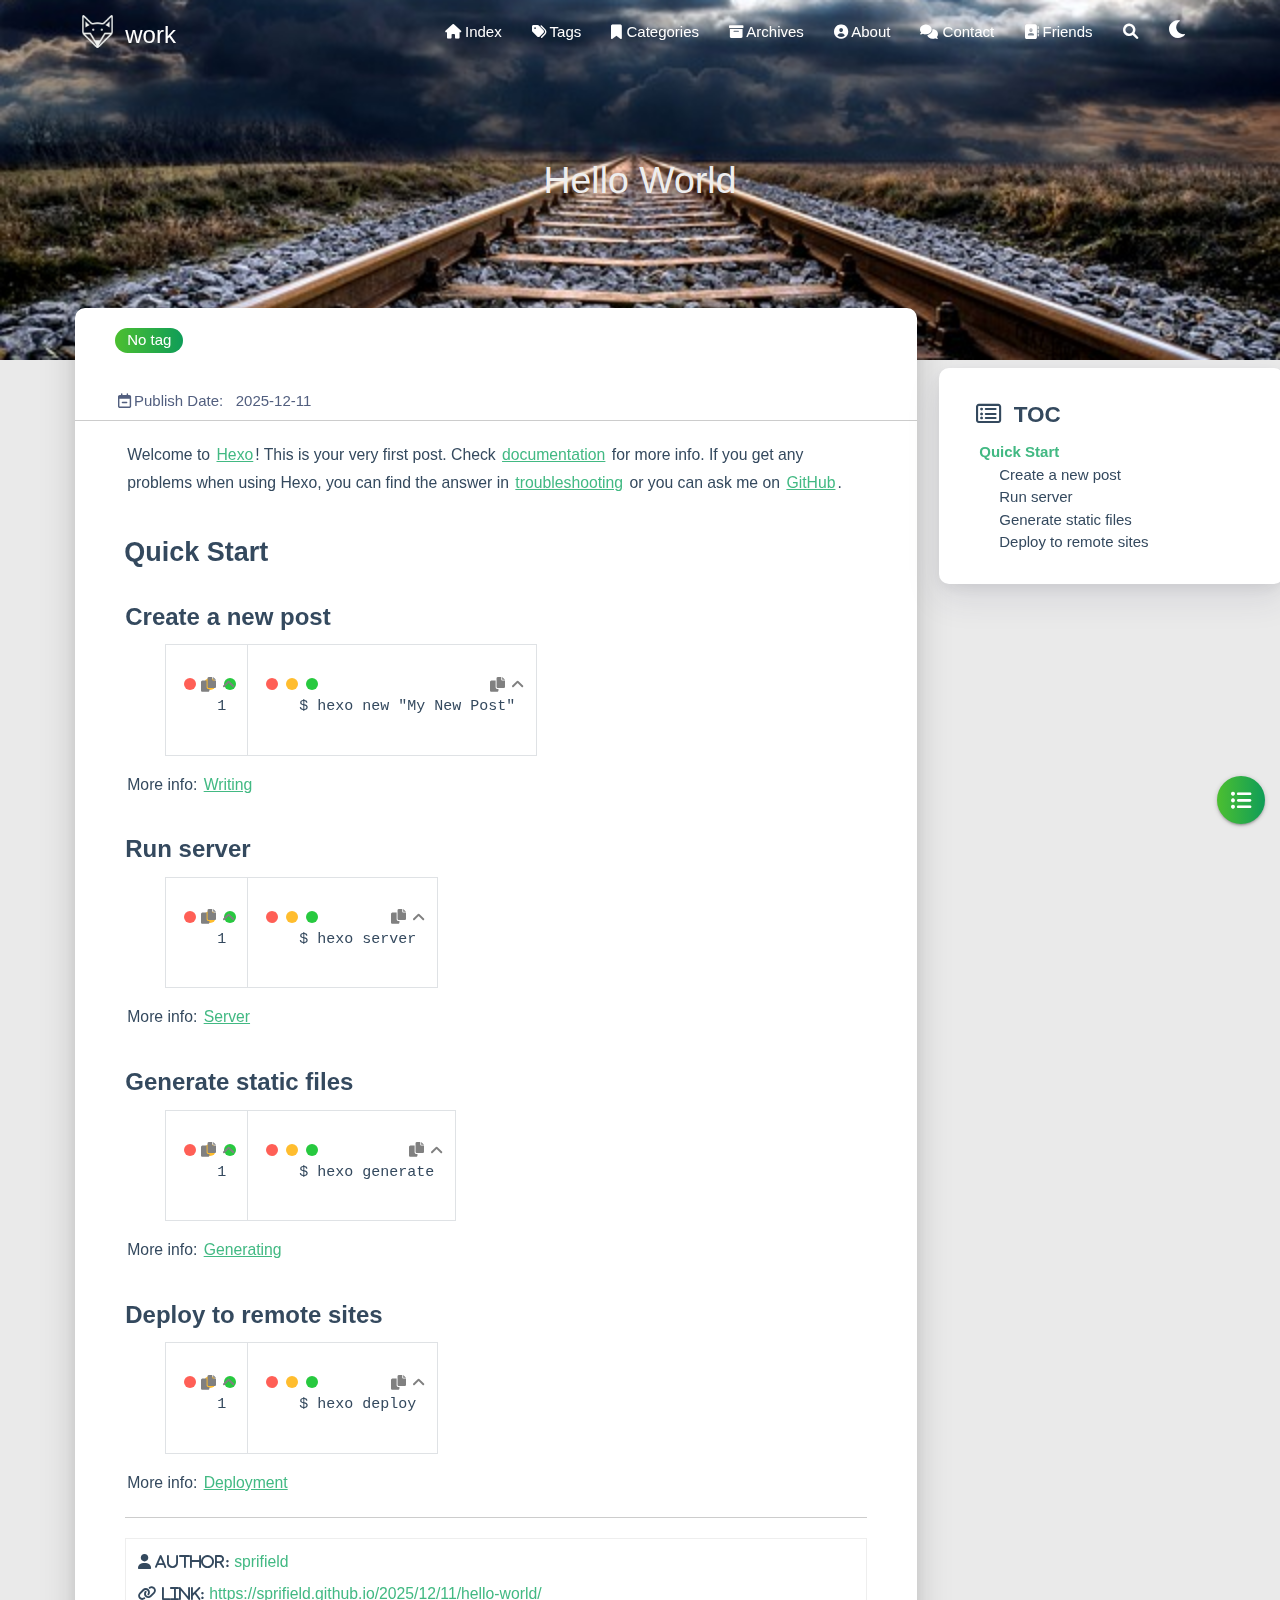
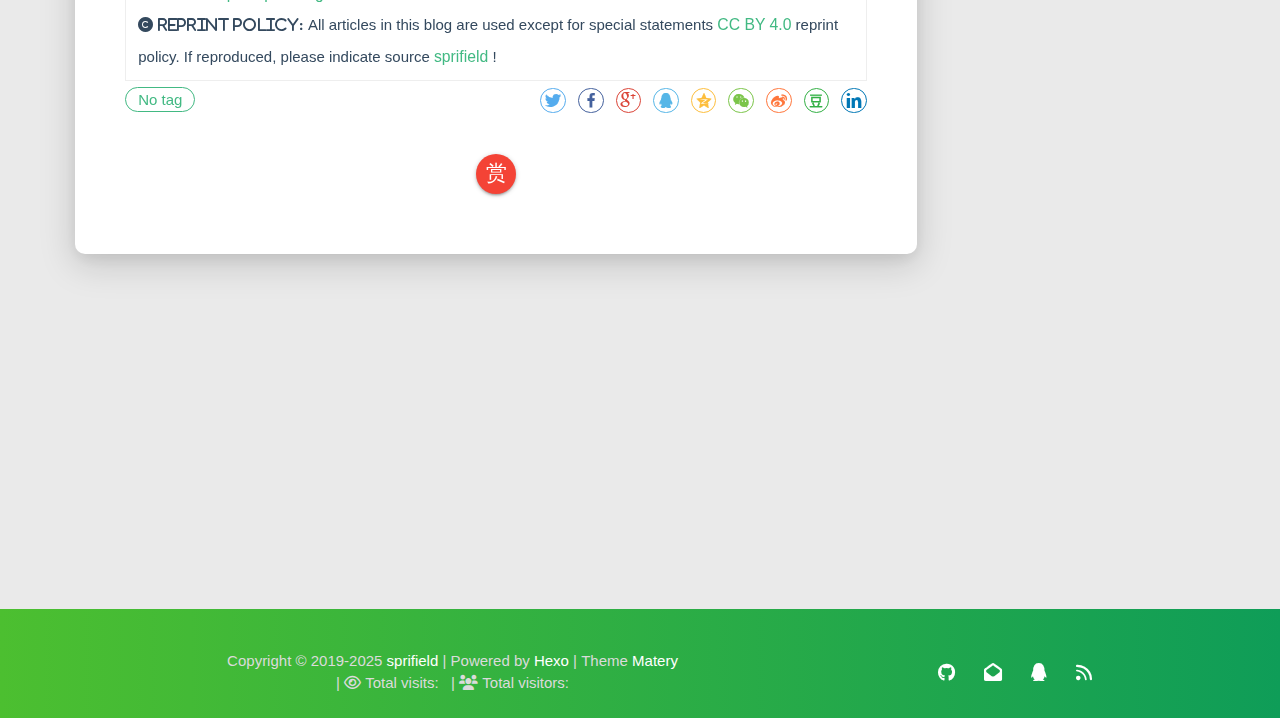
<file: 2025/12/11/hello-world/index.html>
<!DOCTYPE HTML>
<html lang="zh_CN">


<head>
    <meta charset="utf-8">
    <meta name="keywords" content="Hello World, work">
    <meta name="description" content="Welcome to Hexo! This is your very first post. Check documentation for more info. If you get any problems when using Hex">
    <meta http-equiv="X-UA-Compatible" content="IE=edge">
    <meta name="viewport" content="width=device-width, initial-scale=1.0, user-scalable=no">
    <meta name="renderer" content="webkit|ie-stand|ie-comp">
    <meta name="mobile-web-app-capable" content="yes">
    <meta name="format-detection" content="telephone=no">
    <meta name="apple-mobile-web-app-capable" content="yes">
    <meta name="apple-mobile-web-app-status-bar-style" content="black-translucent">
    <meta name="referrer" content="no-referrer-when-downgrade">
    <!-- Global site tag (gtag.js) - Google Analytics -->


    <title>Hello World | work</title>
    <link rel="icon" type="image/png" href="/favicon.png">
    


    <!-- bg-cover style     -->



<link rel="stylesheet" type="text/css" href="/libs/awesome/css/all.min.css">
<link rel="stylesheet" type="text/css" href="/libs/materialize/materialize.min.css">
<link rel="stylesheet" type="text/css" href="/libs/aos/aos.css">
<link rel="stylesheet" type="text/css" href="/libs/animate/animate.min.css">
<link rel="stylesheet" type="text/css" href="/libs/lightGallery/css/lightgallery.min.css">
<link rel="stylesheet" type="text/css" href="/css/matery.css">
<link rel="stylesheet" type="text/css" href="/css/my.css">
<link rel="stylesheet" type="text/css" href="/css/dark.css" media="none" onload="if(media!='all')media='all'">




    <link rel="stylesheet" href="/libs/tocbot/tocbot.css">
    <link rel="stylesheet" href="/css/post.css">




    
        <link rel="stylesheet" type="text/css" href="/css/reward.css">
    



    <script src="/libs/jquery/jquery-3.6.0.min.js"></script>

<meta name="generator" content="Hexo 8.1.1"></head>


<body>
    <header class="navbar-fixed">
    <nav id="headNav" class="bg-color nav-transparent">
        <div id="navContainer" class="nav-wrapper container">
            <div class="brand-logo">
                <a href="/" class="waves-effect waves-light">
                    
                    <img src="/medias/logo.png" class="logo-img" alt="LOGO">
                    
                    <span class="logo-span">work</span>
                </a>
            </div>
            

<a href="#" data-target="mobile-nav" class="sidenav-trigger button-collapse"><i class="fas fa-bars"></i></a>
<ul class="right nav-menu">
  
  <li class="hide-on-med-and-down nav-item">
    
    <a href="/" class="waves-effect waves-light">
      
      <i class="fas fa-home" style="zoom: 0.6;"></i>
      
      <span>Index</span>
    </a>
    
  </li>
  
  <li class="hide-on-med-and-down nav-item">
    
    <a href="/tags" class="waves-effect waves-light">
      
      <i class="fas fa-tags" style="zoom: 0.6;"></i>
      
      <span>Tags</span>
    </a>
    
  </li>
  
  <li class="hide-on-med-and-down nav-item">
    
    <a href="/categories" class="waves-effect waves-light">
      
      <i class="fas fa-bookmark" style="zoom: 0.6;"></i>
      
      <span>Categories</span>
    </a>
    
  </li>
  
  <li class="hide-on-med-and-down nav-item">
    
    <a href="/archives" class="waves-effect waves-light">
      
      <i class="fas fa-archive" style="zoom: 0.6;"></i>
      
      <span>Archives</span>
    </a>
    
  </li>
  
  <li class="hide-on-med-and-down nav-item">
    
    <a href="/about" class="waves-effect waves-light">
      
      <i class="fas fa-user-circle" style="zoom: 0.6;"></i>
      
      <span>About</span>
    </a>
    
  </li>
  
  <li class="hide-on-med-and-down nav-item">
    
    <a href="/contact" class="waves-effect waves-light">
      
      <i class="fas fa-comments" style="zoom: 0.6;"></i>
      
      <span>Contact</span>
    </a>
    
  </li>
  
  <li class="hide-on-med-and-down nav-item">
    
    <a href="/friends" class="waves-effect waves-light">
      
      <i class="fas fa-address-book" style="zoom: 0.6;"></i>
      
      <span>Friends</span>
    </a>
    
  </li>
  
  <li>
    <a href="#searchModal" class="modal-trigger waves-effect waves-light">
      <i id="searchIcon" class="fas fa-search" title="Search" style="zoom: 0.85;"></i>
    </a>
  </li>
  <li>
    <a href="javascript:;" class="waves-effect waves-light" onclick="switchNightMode()" title="深色/浅色模式" >
      <i id="sum-moon-icon" class="fas fa-sun" style="zoom: 0.85;"></i>
    </a>
  </li>
</ul>


<div id="mobile-nav" class="side-nav sidenav">

    <div class="mobile-head bg-color">
        
        <img src="/medias/logo.png" class="logo-img circle responsive-img">
        
        <div class="logo-name">work</div>
        <div class="logo-desc">
            
            Never really desperate, only the lost of the soul.
            
        </div>
    </div>

    <ul class="menu-list mobile-menu-list">
        
        <li class="m-nav-item">
	  
		<a href="/" class="waves-effect waves-light">
			
			    <i class="fa-fw fas fa-home"></i>
			
			Index
		</a>
          
        </li>
        
        <li class="m-nav-item">
	  
		<a href="/tags" class="waves-effect waves-light">
			
			    <i class="fa-fw fas fa-tags"></i>
			
			Tags
		</a>
          
        </li>
        
        <li class="m-nav-item">
	  
		<a href="/categories" class="waves-effect waves-light">
			
			    <i class="fa-fw fas fa-bookmark"></i>
			
			Categories
		</a>
          
        </li>
        
        <li class="m-nav-item">
	  
		<a href="/archives" class="waves-effect waves-light">
			
			    <i class="fa-fw fas fa-archive"></i>
			
			Archives
		</a>
          
        </li>
        
        <li class="m-nav-item">
	  
		<a href="/about" class="waves-effect waves-light">
			
			    <i class="fa-fw fas fa-user-circle"></i>
			
			About
		</a>
          
        </li>
        
        <li class="m-nav-item">
	  
		<a href="/contact" class="waves-effect waves-light">
			
			    <i class="fa-fw fas fa-comments"></i>
			
			Contact
		</a>
          
        </li>
        
        <li class="m-nav-item">
	  
		<a href="/friends" class="waves-effect waves-light">
			
			    <i class="fa-fw fas fa-address-book"></i>
			
			Friends
		</a>
          
        </li>
        
        
        <li><div class="divider"></div></li>
        <li>
            <a href="https://github.com/blinkfox/hexo-theme-matery" class="waves-effect waves-light" target="_blank">
                <i class="fab fa-github-square fa-fw"></i>Fork Me
            </a>
        </li>
        
    </ul>
</div>


        </div>

        
            <style>
    .nav-transparent .github-corner {
        display: none !important;
    }

    .github-corner {
        position: absolute;
        z-index: 10;
        top: 0;
        right: 0;
        border: 0;
        transform: scale(1.1);
    }

    .github-corner svg {
        color: #0f9d58;
        fill: #fff;
        height: 64px;
        width: 64px;
    }

    .github-corner:hover .octo-arm {
        animation: a 0.56s ease-in-out;
    }

    .github-corner .octo-arm {
        animation: none;
    }

    @keyframes a {
        0%,
        to {
            transform: rotate(0);
        }
        20%,
        60% {
            transform: rotate(-25deg);
        }
        40%,
        80% {
            transform: rotate(10deg);
        }
    }
</style>

<a href="https://github.com/blinkfox/hexo-theme-matery" class="github-corner tooltipped hide-on-med-and-down" target="_blank"
   data-tooltip="Fork Me" data-position="left" data-delay="50">
    <svg viewBox="0 0 250 250" aria-hidden="true">
        <path d="M0,0 L115,115 L130,115 L142,142 L250,250 L250,0 Z"></path>
        <path d="M128.3,109.0 C113.8,99.7 119.0,89.6 119.0,89.6 C122.0,82.7 120.5,78.6 120.5,78.6 C119.2,72.0 123.4,76.3 123.4,76.3 C127.3,80.9 125.5,87.3 125.5,87.3 C122.9,97.6 130.6,101.9 134.4,103.2"
              fill="currentColor" style="transform-origin: 130px 106px;" class="octo-arm"></path>
        <path d="M115.0,115.0 C114.9,115.1 118.7,116.5 119.8,115.4 L133.7,101.6 C136.9,99.2 139.9,98.4 142.2,98.6 C133.8,88.0 127.5,74.4 143.8,58.0 C148.5,53.4 154.0,51.2 159.7,51.0 C160.3,49.4 163.2,43.6 171.4,40.1 C171.4,40.1 176.1,42.5 178.8,56.2 C183.1,58.6 187.2,61.8 190.9,65.4 C194.5,69.0 197.7,73.2 200.1,77.6 C213.8,80.2 216.3,84.9 216.3,84.9 C212.7,93.1 206.9,96.0 205.4,96.6 C205.1,102.4 203.0,107.8 198.3,112.5 C181.9,128.9 168.3,122.5 157.7,114.1 C157.9,116.9 156.7,120.9 152.7,124.9 L141.0,136.5 C139.8,137.7 141.6,141.9 141.8,141.8 Z"
              fill="currentColor" class="octo-body"></path>
    </svg>
</a>
        
    </nav>

</header>

    



<div class="bg-cover pd-header post-cover" style="background-image: url('/medias/featureimages/12.jpg')">
    <div class="container" style="right: 0px;left: 0px;">
        <div class="row">
            <div class="col s12 m12 l12">
                <div class="brand">
                    <h1 class="description center-align post-title">Hello World</h1>
                </div>
            </div>
        </div>
    </div>
</div>




<main class="post-container content">

    
    <div class="row">
    <div id="main-content" class="col s12 m12 l9">
        <!-- 文章内容详情 -->
<div id="artDetail">
    <div class="card">
        <div class="card-content article-info">
            <div class="row tag-cate">
                <div class="col s7">
                    
                          <div class="article-tag">
                            <span class="chip bg-color">No tag</span>
                          </div>
                    
                </div>
                <div class="col s5 right-align">
                    
                </div>
            </div>

            <div class="post-info">
                
                <div class="post-date info-break-policy">
                    <i class="far fa-calendar-minus fa-fw"></i>Publish Date:&nbsp;&nbsp;
                    2025-12-11
                </div>
                

                

                

                

                
            </div>
        </div>
        <hr class="clearfix">

        

        

        <div class="card-content article-card-content">
            <div id="articleContent">
                <p>Welcome to <a target="_blank" rel="noopener" href="https://hexo.io/">Hexo</a>! This is your very first post. Check <a target="_blank" rel="noopener" href="https://hexo.io/docs/">documentation</a> for more info. If you get any problems when using Hexo, you can find the answer in <a target="_blank" rel="noopener" href="https://hexo.io/docs/troubleshooting.html">troubleshooting</a> or you can ask me on <a target="_blank" rel="noopener" href="https://github.com/hexojs/hexo/issues">GitHub</a>.</p>
<h2 id="Quick-Start"><a href="#Quick-Start" class="headerlink" title="Quick Start"></a>Quick Start</h2><h3 id="Create-a-new-post"><a href="#Create-a-new-post" class="headerlink" title="Create a new post"></a>Create a new post</h3><figure class="highlight bash"><table><tr><td class="gutter"><pre><span class="line">1</span><br></pre></td><td class="code"><pre><span class="line">$ hexo new <span class="string">&quot;My New Post&quot;</span></span><br></pre></td></tr></table></figure>

<p>More info: <a target="_blank" rel="noopener" href="https://hexo.io/docs/writing.html">Writing</a></p>
<h3 id="Run-server"><a href="#Run-server" class="headerlink" title="Run server"></a>Run server</h3><figure class="highlight bash"><table><tr><td class="gutter"><pre><span class="line">1</span><br></pre></td><td class="code"><pre><span class="line">$ hexo server</span><br></pre></td></tr></table></figure>

<p>More info: <a target="_blank" rel="noopener" href="https://hexo.io/docs/server.html">Server</a></p>
<h3 id="Generate-static-files"><a href="#Generate-static-files" class="headerlink" title="Generate static files"></a>Generate static files</h3><figure class="highlight bash"><table><tr><td class="gutter"><pre><span class="line">1</span><br></pre></td><td class="code"><pre><span class="line">$ hexo generate</span><br></pre></td></tr></table></figure>

<p>More info: <a target="_blank" rel="noopener" href="https://hexo.io/docs/generating.html">Generating</a></p>
<h3 id="Deploy-to-remote-sites"><a href="#Deploy-to-remote-sites" class="headerlink" title="Deploy to remote sites"></a>Deploy to remote sites</h3><figure class="highlight bash"><table><tr><td class="gutter"><pre><span class="line">1</span><br></pre></td><td class="code"><pre><span class="line">$ hexo deploy</span><br></pre></td></tr></table></figure>

<p>More info: <a target="_blank" rel="noopener" href="https://hexo.io/docs/one-command-deployment.html">Deployment</a></p>

                
            </div>
            <hr/>

            

    <div class="reprint" id="reprint-statement">
        
            <div class="reprint__author">
                <span class="reprint-meta" style="font-weight: bold;">
                    <i class="fas fa-user">
                        Author:
                    </i>
                </span>
                <span class="reprint-info">
                    <a href="/about" rel="external nofollow noreferrer">sprifield</a>
                </span>
            </div>
            <div class="reprint__type">
                <span class="reprint-meta" style="font-weight: bold;">
                    <i class="fas fa-link">
                        Link:
                    </i>
                </span>
                <span class="reprint-info">
                    <a href="https://sprifield.github.io/2025/12/11/hello-world/">https://sprifield.github.io/2025/12/11/hello-world/</a>
                </span>
            </div>
            <div class="reprint__notice">
                <span class="reprint-meta" style="font-weight: bold;">
                    <i class="fas fa-copyright">
                        Reprint policy:
                    </i>
                </span>
                <span class="reprint-info">
                    All articles in this blog are used except for special statements
                    <a href="https://creativecommons.org/licenses/by/4.0/deed.zh" rel="external nofollow noreferrer" target="_blank">CC BY 4.0</a>
                    reprint policy. If reproduced, please indicate source
                    <a href="/about" target="_blank">sprifield</a>
                    !
                </span>
            </div>
        
    </div>

    <script async defer>
      document.addEventListener("copy", function (e) {
        let toastHTML = '<span>Copied successfully, please follow the reprint policy of this article</span><button class="btn-flat toast-action" onclick="navToReprintStatement()" style="font-size: smaller">more</a>';
        M.toast({html: toastHTML})
      });

      function navToReprintStatement() {
        $("html, body").animate({scrollTop: $("#reprint-statement").offset().top - 80}, 800);
      }
    </script>



            <div class="tag_share" style="display: block;">
                <div class="post-meta__tag-list" style="display: inline-block;">
                    
                        <div class="article-tag">
                            <span class="chip bg-color">No tag</span>
                        </div>
                    
                </div>
                <div class="post_share" style="zoom: 80%; width: fit-content; display: inline-block; float: right; margin: -0.15rem 0;">
                    <link rel="stylesheet" type="text/css" href="/libs/share/css/share.min.css">
<div id="article-share">

    
    <div class="social-share" data-sites="twitter,facebook,google,qq,qzone,wechat,weibo,douban,linkedin" data-wechat-qrcode-helper="<p>微信扫一扫即可分享！</p>"></div>
    <script src="/libs/share/js/social-share.min.js"></script>
    

    

</div>

                </div>
            </div>
            
                <div id="reward">
    <a href="#rewardModal" class="reward-link modal-trigger btn-floating btn-medium waves-effect waves-light red">赏</a>

    <!-- Modal Structure -->
    <div id="rewardModal" class="modal">
        <div class="modal-content">
            <a class="close modal-close"><i class="fas fa-times"></i></a>
            <h4 class="reward-title">你的赏识是我前进的动力</h4>
            <div class="reward-content">
                <div class="reward-tabs">
                    <ul class="tabs row">
                        <li class="tab col s6 alipay-tab waves-effect waves-light"><a href="#alipay">支付宝</a></li>
                        <li class="tab col s6 wechat-tab waves-effect waves-light"><a href="#wechat">微 信</a></li>
                    </ul>
                    <div id="alipay">
                        <img src="/medias/reward/alipay.jpg" class="reward-img" alt="支付宝打赏二维码">
                    </div>
                    <div id="wechat">
                        <img src="/medias/reward/wechat.png" class="reward-img" alt="微信打赏二维码">
                    </div>
                </div>
            </div>
        </div>
    </div>
</div>

<script>
    $(function () {
        $('.tabs').tabs();
    });
</script>

            
        </div>
    </div>

    

    

    

    

    

    

    

    

    

<article id="prenext-posts" class="prev-next articles">
    <div class="row article-row">
        
        <div class="article col s12 m6" data-aos="fade-up" data-aos="fade-up">
            <div class="article-badge left-badge text-color">
                <i class="far fa-dot-circle"></i>&nbsp;Current
            </div>
            <div class="card">
                <a href="/2025/12/11/hello-world/">
                    <div class="card-image">
                        
                        
                        <img src="/medias/featureimages/12.jpg" class="responsive-img" alt="Hello World">
                        
                        <span class="card-title">Hello World</span>
                    </div>
                </a>
                <div class="card-content article-content">
                    <div class="summary block-with-text">
                        
                            
                        
                    </div>
                    <div class="publish-info">
                            <span class="publish-date">
                                <i class="far fa-clock fa-fw icon-date"></i>2025-12-11
                            </span>
                        <span class="publish-author">
                            
                            <i class="fas fa-user fa-fw"></i>
                            sprifield
                            
                        </span>
                    </div>
                </div>

                
            </div>
        </div>
        
        
        <div class="article col s12 m6" data-aos="fade-up">
            <div class="article-badge right-badge text-color">
                Current&nbsp;<i class="far fa-dot-circle"></i>
            </div>
            <div class="card">
                <a href="/2025/12/11/hello-world/">
                    <div class="card-image">
                        
                        
                        <img src="/medias/featureimages/12.jpg" class="responsive-img" alt="Hello World">
                        
                        <span class="card-title">Hello World</span>
                    </div>
                </a>
                <div class="card-content article-content">
                    <div class="summary block-with-text">
                        
                            
                        
                    </div>
                    <div class="publish-info">
                            <span class="publish-date">
                                <i class="far fa-clock fa-fw icon-date"></i>2025-12-11
                            </span>
                        <span class="publish-author">
                            
                            <i class="fas fa-user fa-fw"></i>
                            sprifield
                            
                        </span>
                    </div>
                </div>

                
            </div>
        </div>
        
    </div>
</article>

</div>



<!-- 代码块功能依赖 -->
<script type="text/javascript" src="/libs/codeBlock/codeBlockFuction.js"></script>



<!-- 代码语言 -->

<script type="text/javascript" src="/libs/codeBlock/codeLang.js"></script>


<!-- 代码块复制 -->

<script type="text/javascript" src="/libs/codeBlock/codeCopy.js"></script>


<!-- 代码块收缩 -->

<script type="text/javascript" src="/libs/codeBlock/codeShrink.js"></script>



    </div>
    <div id="toc-aside" class="expanded col l3 hide-on-med-and-down">
        <div class="toc-widget card" style="background-color: white;">
            <div class="toc-title"><i class="far fa-list-alt"></i>&nbsp;&nbsp;TOC</div>
            <div id="toc-content"></div>
        </div>
    </div>
</div>

<!-- TOC 悬浮按钮. -->

<div id="floating-toc-btn" class="hide-on-med-and-down">
    <a class="btn-floating btn-large bg-color">
        <i class="fas fa-list-ul"></i>
    </a>
</div>


<script src="/libs/tocbot/tocbot.min.js"></script>
<script>
    $(function () {
        tocbot.init({
            tocSelector: '#toc-content',
            contentSelector: '#articleContent',
            headingsOffset: -($(window).height() * 0.4 - 45),
            collapseDepth: Number('0'),
            headingSelector: 'h2, h3, h4'
        });

        // Set scroll toc fixed.
        let tocHeight = parseInt($(window).height() * 0.4 - 64);
        let $tocWidget = $('.toc-widget');
        $(window).scroll(function () {
            let scroll = $(window).scrollTop();
            /* add post toc fixed. */
            if (scroll > tocHeight) {
                $tocWidget.addClass('toc-fixed');
            } else {
                $tocWidget.removeClass('toc-fixed');
            }
        });

        
        /* 修复文章卡片 div 的宽度. */
        let fixPostCardWidth = function (srcId, targetId) {
            let srcDiv = $('#' + srcId);
            if (srcDiv.length === 0) {
                return;
            }

            let w = srcDiv.width();
            if (w >= 450) {
                w = w + 21;
            } else if (w >= 350 && w < 450) {
                w = w + 18;
            } else if (w >= 300 && w < 350) {
                w = w + 16;
            } else {
                w = w + 14;
            }
            $('#' + targetId).width(w);
        };

        // 切换TOC目录展开收缩的相关操作.
        const expandedClass = 'expanded';
        let $tocAside = $('#toc-aside');
        let $mainContent = $('#main-content');
        $('#floating-toc-btn .btn-floating').click(function () {
            if ($tocAside.hasClass(expandedClass)) {
                $tocAside.removeClass(expandedClass).hide();
                $mainContent.removeClass('l9');
            } else {
                $tocAside.addClass(expandedClass).show();
                $mainContent.addClass('l9');
            }
            fixPostCardWidth('artDetail', 'prenext-posts');
        });
        
    });
</script>

    

</main>




    <footer class="page-footer bg-color">
    
        <link rel="stylesheet" href="/libs/aplayer/APlayer.min.css">
<style>
    .aplayer .aplayer-lrc p {
        
        display: none;
        
        font-size: 12px;
        font-weight: 700;
        line-height: 16px !important;
    }

    .aplayer .aplayer-lrc p.aplayer-lrc-current {
        
        display: none;
        
        font-size: 15px;
        color: #42b983;
    }

    
    .aplayer.aplayer-fixed.aplayer-narrow .aplayer-body {
        left: -66px !important;
    }

    .aplayer.aplayer-fixed.aplayer-narrow .aplayer-body:hover {
        left: 0px !important;
    }

    
</style>
<div class="">
    
    <div class="row">
        <meting-js class="col l8 offset-l2 m10 offset-m1 s12"
                   server="netease"
                   type="playlist"
                   id="503838841"
                   fixed='true'
                   autoplay='false'
                   theme='#42b983'
                   loop='all'
                   order='random'
                   preload='auto'
                   volume='0.7'
                   list-folded='true'
        >
        </meting-js>
    </div>
</div>

<script src="/libs/aplayer/APlayer.min.js"></script>
<script src="/libs/aplayer/Meting.min.js"></script>

    

    <div class="container row center-align"
         style="margin-bottom: 0px !important;">
        <div class="col s12 m8 l8 copy-right">
            Copyright&nbsp;&copy;
            
                <span id="year">2019-2025</span>
            
            <a href="/about" target="_blank">sprifield</a>
            |&nbsp;Powered by&nbsp;<a href="https://hexo.io/" target="_blank">Hexo</a>
            |&nbsp;Theme&nbsp;<a href="https://github.com/blinkfox/hexo-theme-matery" target="_blank">Matery</a>
            
            <br>
            
            
            
                
            
            
                <span id="busuanzi_container_site_pv">
                &nbsp;|&nbsp;<i class="far fa-eye"></i>&nbsp;Total visits:&nbsp;
                    <span id="busuanzi_value_site_pv" class="white-color"></span>
            </span>
            
            
                <span id="busuanzi_container_site_uv">
                &nbsp;|&nbsp;<i class="fas fa-users"></i>&nbsp;Total visitors:&nbsp;
                    <span id="busuanzi_value_site_uv" class="white-color"></span>
            </span>
            
            <br>

            <!-- 运行天数提醒. -->
            
            <br>
            
        </div>
        <div class="col s12 m4 l4 social-link social-statis">
    <a href="https://github.com/blinkfox" class="tooltipped" target="_blank" data-tooltip="访问我的GitHub" data-position="top" data-delay="50">
        <i class="fab fa-github"></i>
    </a>



    <a href="mailto:1181062873@qq.com" class="tooltipped" target="_blank" data-tooltip="邮件联系我" data-position="top" data-delay="50">
        <i class="fas fa-envelope-open"></i>
    </a>







    <a href="tencent://AddContact/?fromId=50&fromSubId=1&subcmd=all&uin=1181062873" class="tooltipped" target="_blank" data-tooltip="QQ联系我: 1181062873" data-position="top" data-delay="50">
        <i class="fab fa-qq"></i>
    </a>







    <a href="/atom.xml" class="tooltipped" target="_blank" data-tooltip="RSS 订阅" data-position="top" data-delay="50">
        <i class="fas fa-rss"></i>
    </a>

</div>
    </div>
</footer>

<div class="progress-bar"></div>


    <!-- 搜索遮罩框 -->
<div id="searchModal" class="modal">
    <div class="modal-content">
        <div class="search-header">
            <span class="title"><i class="fas fa-search"></i>&nbsp;&nbsp;Search</span>
            <input type="search" id="searchInput" name="s" placeholder="Please enter a search keyword"
                   class="search-input">
        </div>
        <div id="searchResult"></div>
    </div>
</div>

<script type="text/javascript">
$(function () {
    var searchFunc = function (path, search_id, content_id) {
        'use strict';
        $.ajax({
            url: path,
            dataType: "xml",
            success: function (xmlResponse) {
                // get the contents from search data
                var datas = $("entry", xmlResponse).map(function () {
                    return {
                        title: $("title", this).text(),
                        content: $("content", this).text(),
                        url: $("url", this).text()
                    };
                }).get();
                var $input = document.getElementById(search_id);
                var $resultContent = document.getElementById(content_id);
                $input.addEventListener('input', function () {
                    var str = '<ul class=\"search-result-list\">';
                    var keywords = this.value.trim().toLowerCase().split(/[\s\-]+/);
                    $resultContent.innerHTML = "";
                    if (this.value.trim().length <= 0) {
                        return;
                    }
                    // perform local searching
                    datas.forEach(function (data) {
                        var isMatch = true;
                        var data_title = data.title.trim().toLowerCase();
                        var data_content = data.content.trim().replace(/<[^>]+>/g, "").toLowerCase();
                        var data_url = data.url;
                        data_url = data_url.indexOf('/') === 0 ? data.url : '/' + data_url;
                        var index_title = -1;
                        var index_content = -1;
                        var first_occur = -1;
                        // only match artiles with not empty titles and contents
                        if (data_title !== '' && data_content !== '') {
                            keywords.forEach(function (keyword, i) {
                                index_title = data_title.indexOf(keyword);
                                index_content = data_content.indexOf(keyword);
                                if (index_title < 0 && index_content < 0) {
                                    isMatch = false;
                                } else {
                                    if (index_content < 0) {
                                        index_content = 0;
                                    }
                                    if (i === 0) {
                                        first_occur = index_content;
                                    }
                                }
                            });
                        }
                        // show search results
                        if (isMatch) {
                            str += "<li><a href='" + data_url + "' class='search-result-title'>" + data_title + "</a>";
                            var content = data.content.trim().replace(/<[^>]+>/g, "");
                            if (first_occur >= 0) {
                                // cut out 100 characters
                                var start = first_occur - 20;
                                var end = first_occur + 80;
                                if (start < 0) {
                                    start = 0;
                                }
                                if (start === 0) {
                                    end = 100;
                                }
                                if (end > content.length) {
                                    end = content.length;
                                }
                                var match_content = content.substr(start, end);
                                // highlight all keywords
                                keywords.forEach(function (keyword) {
                                    var regS = new RegExp(keyword, "gi");
                                    match_content = match_content.replace(regS, "<em class=\"search-keyword\">" + keyword + "</em>");
                                });

                                str += "<p class=\"search-result\">" + match_content + "...</p>"
                            }
                            str += "</li>";
                        }
                    });
                    str += "</ul>";
                    $resultContent.innerHTML = str;
                });
            }
        });
    };

    searchFunc('/search.xml', 'searchInput', 'searchResult');
});
</script>

    <!-- 白天和黑夜主题 -->
<div class="stars-con">
    <div id="stars"></div>
    <div id="stars2"></div>
    <div id="stars3"></div>  
</div>

<script>
    function switchNightMode() {
        $('<div class="Cuteen_DarkSky"><div class="Cuteen_DarkPlanet"></div></div>').appendTo($('body')),
        setTimeout(function () {
            $('body').hasClass('DarkMode') 
            ? ($('body').removeClass('DarkMode'), localStorage.setItem('isDark', '0'), $('#sum-moon-icon').removeClass("fa-sun").addClass('fa-moon')) 
            : ($('body').addClass('DarkMode'), localStorage.setItem('isDark', '1'), $('#sum-moon-icon').addClass("fa-sun").removeClass('fa-moon')),
            
            setTimeout(function () {
            $('.Cuteen_DarkSky').fadeOut(1e3, function () {
                $(this).remove()
            })
            }, 2e3)
        })
    }
</script>

    <!-- 回到顶部按钮 -->
<div id="backTop" class="top-scroll">
    <a class="btn-floating btn-large waves-effect waves-light" href="#!">
        <i class="fas fa-arrow-up"></i>
    </a>
</div>


    <script src="/libs/materialize/materialize.min.js"></script>
    <script src="/libs/masonry/masonry.pkgd.min.js"></script>
    <script src="/libs/aos/aos.js"></script>
    <script src="/libs/scrollprogress/scrollProgress.min.js"></script>
    <script src="/libs/lightGallery/js/lightgallery-all.min.js"></script>
    <script src="/js/matery.js"></script>

    

    
    
    

    <!-- 雪花特效 -->
    

    <!-- 鼠标星星特效 -->
    

     
        <script src="https://ssl.captcha.qq.com/TCaptcha.js"></script>
        <script src="/libs/others/TencentCaptcha.js"></script>
        <button id="TencentCaptcha" data-appid="xxxxxxxxxx" data-cbfn="callback" type="button" hidden></button>
    

    <!-- Baidu Analytics -->

    <!-- Baidu Push -->

<script>
    (function () {
        var bp = document.createElement('script');
        var curProtocol = window.location.protocol.split(':')[0];
        if (curProtocol === 'https') {
            bp.src = 'https://zz.bdstatic.com/linksubmit/push.js';
        } else {
            bp.src = 'http://push.zhanzhang.baidu.com/push.js';
        }
        var s = document.getElementsByTagName("script")[0];
        s.parentNode.insertBefore(bp, s);
    })();
</script>

    
    <script src="/libs/others/clicklove.js" async="async"></script>
    
    
    <script async src="/libs/others/busuanzi.pure.mini.js"></script>
    

    

    

    <!--腾讯兔小巢-->
    
    

    

    

    
    <script src="/libs/instantpage/instantpage.js" type="module"></script>
    

</body>

</html>
</file>
<file: css/matery.css>
/*全局基础样式*/
/*小屏幕下(手机类)的样式*/
@media only screen and (max-width: 601px) {
    .container {
        width: 95%;
    }
}

/*中等屏幕下(平板类)的样式*/
@media only screen and (min-width: 600px) and (max-width: 992px) {
    .container {
        width: 90%;
    }
}

/*大屏幕下(桌面类)的样式*/
@media only screen and (min-width: 993px) {
    .container {
        width: 90%;
        max-width: 1125px;
    }

    .head-container {
        position: absolute;
        padding: 0 30px;
        width: 100%;
    }

    .post-container {
        width: 90%;
        margin: 0 auto;
        max-width: 1250px;
    }
}

body {
    background-color: #eaeaea;
    margin: 0;
    color: #34495e;
    overflow-x: hidden;
    overflow-y: auto;
}

h1 {
    margin: 48px 0 22px -5px;
    font-size: 2.0rem;
    font-weight: bold;
    line-height: 2.0rem;
}

h2 {
    margin: 42px 0 18px -5px;
    font-size: 1.8rem;
    font-weight: bold;
    line-height: 1.8rem;
}

h3 {
    margin: 38px 0 15px -4px;
    font-size: 1.6rem;
    font-weight: bold;
    line-height: 1.7rem;
}

h4 {
    margin: 32px 0 12px -4px;
    font-size: 1.45rem;
    font-weight: bold;
    line-height: 1.45rem;
}

h5 {
    margin: 28px 0 8px -4px;
    font-size: 1.2rem;
    font-weight: bold;
    line-height: 1.2rem;
}

h6 {
    margin: 22px 0 4px -4px;
    font-size: 1.1rem;
    line-height: 1.1rem;
}

p {
    font-size: 1rem;
    line-height: 1.5rem;
}

hr {
    margin: 20px 0;
    border: 0;
    border-top: 1px solid #ccc;
}

blockquote {
    border-left: 5px solid #42b983;
    padding: 1rem 0.8rem 0.2rem 0.8rem;
    color: #666;
    background-color: rgba(66, 185, 131, .1);
}

pre {
    padding: 2rem 1rem 1rem 3rem !important;
    border-radius: 0.35rem;
    tab-size: 4;
}

.code-area::after {
    content: " ";
    position: absolute;
    border-radius: 50%;
    background: #ff5f56;
    width: 12px;
    height: 12px;
    top: 0;
    left: 12px;
    margin-top: 12px;
    -webkit-box-shadow: 20px 0 #ffbd2e, 40px 0 #27c93f;
    box-shadow: 20px 0 #ffbd2e, 40px 0 #27c93f;
}

code {
    padding: 1px 5px;
    top: 13px !important;
    font-family: Inconsolata, Monaco, Consolas, 'Courier New', Courier, monospace;
    font-size: 0.91rem;
    color: #e96900;
    background-color: #f8f8f8;
    border-radius: 2px;
}

.code_copy {
    position: absolute;
    top: 0.7rem;
    right: 25px;
    z-index: 1;
    filter: invert(50%);
    cursor: pointer;
}

.codecopy_notice {
    position: absolute;
    top: 0.7rem;
    right: 6px;
    z-index: 1;
    filter: invert(50%);
    opacity: 0;
}

.code_lang {
    position: absolute;
    top: 1.2rem;
    right: 46px;
    line-height: 0;
    font-weight: bold;
    font-family: Consolas, Monaco, 'Andale Mono', 'Ubuntu Mono', monospace;
    z-index: 1;
    filter: invert(50%);
    cursor: pointer;
}

.code-expand {
    position: absolute;
    top: 4px;
    right: 0;
    filter: invert(50%);
    padding: 7px;
    z-index: 999 !important;
    cursor: pointer;
    transition: all .3s;
    transform: rotate(0deg);
}

.code-closed .code-expand {
    transform: rotate(-180deg) !important;
    transition: all .3s;
}

.code-closed pre::before {
    height: 0;
}

pre code {
    padding: 0;
    color: #e8eaf6;
    background-color: #272822;
}

/* 键盘 kbd 标签样式 */
kbd {
    margin: 0 3px;
    padding: 3px 5px;
    border-radius: 3px;
    border: 1px solid #b4b4b4;
    box-shadow: 0 1px 3px rgba(0, 0, 0, 0.25), 0 2px 1px 0 rgba(255, 255, 255, 0.6) inset;
    font-family: Consolas, Monaco, 'Andale Mono', 'Ubuntu Mono', monospace;
    font-size: 0.9rem;
    font-weight: 600;
    background-color: #f8f8f8;
    color: #34495e;
    line-height: 1.8rem;
    white-space: nowrap;
}

b,
strong {
    font-weight: bold;
}

dfn {
    font-style: italic;
}

small {
    font-size: 85%;
}

cite {
    font-style: normal;
}

mark {
    background-color: #fcf8e3;
    padding: .2em;
}

.card {
    border-radius: 10px;
    box-shadow: 0 15px 35px rgba(50, 50, 93, .1), 0 5px 15px rgba(0, 0, 0, .07) !important;
}

.card .card-image img {
    border-radius: 8px 8px 0 0;
    /* 修改文章列表图片填充样式为 cover 以覆盖整个区域而不会被缩放 */
    object-fit: cover;
}

.container .row {
    margin-bottom: 0;
}

.bg-color {
    background-image: linear-gradient(to right, #4cbf30 0%, #0f9d58 100%);
}

.text-color {
    color: #0f9d58 !important;
}

.white-color {
    color: #fff;
}

.progress-bar {
    height: 4px;
    position: fixed;
    bottom: 0;
    z-index: 300;
    background: linear-gradient(to right, #4cbf30 0%, #0f9d58 100%);
    opacity: 0.8;
}

.sidenav-overlay {
    z-index: 500;
}

.pd-header {
    margin-top: -64px;
}

header .side-nav {
    width: 240px;
    z-index: 999;
    box-shadow: 0 2px 5px 0 rgba(0, 0, 0, 0.16), 0 7px 10px 0 rgba(0, 0, 0, 0.12);
}

nav {
    box-shadow: 0 2px 5px 0 rgba(0, 0, 0, 0.16), 0 7px 10px 0 rgba(0, 0, 0, 0.12);
}

header .nav-transparent {
    background-color: transparent !important;
    background-image: none;
    box-shadow: none;
}

header nav .brand-span {
    font-size: 1.45rem;
}

header .brand-logo .logo-img {
    height: 45px;
    vertical-align: middle;
    padding-bottom: 6px;
}

header .brand-logo .logo-span {
    font-size: 1.6rem;
}

/*修改顶部 logo 的文字垂直对齐为 top，避免默认 middle 看起来偏下*/
header .brand-logo .waves-effect {
    vertical-align: top;
}

header .button-collapse i {
    font-size: 1.5rem;
}

header .side-nav .mobile-head {
    padding: 0 15px;
}

header .side-nav .mobile-head img {
    margin-top: 30px;
    width: 75px;
    height: 75px;
}

header .side-nav .mobile-head .logo-name {
    margin-top: -30px;
    padding-left: 10px;
    font-size: 1.5rem;
}

header .side-nav .mobile-head .logo-desc {
    margin-top: -10px;
    padding-left: 10px;
    padding-bottom: 10px;
    font-size: 0.8rem;
    line-height: 1.3rem;
    color: #e3e3e3;
}

header .side-nav .menu-list li {
    padding: 0;
    margin-left: -15px;
}

header .side-nav .menu-list a {
    height: 50px;
    line-height: 50px;
    color: #34495e !important;
}

.mobile-menu-list a i {
    margin-left: 8px !important;
    font-size: 1.16rem;
    color: #34495e !important;
}

header .side-nav .fa-fw {
    width: 3.3rem;
    text-align: left;
}

header .side-nav .social-link {
    position: absolute;
    bottom: 45px;
    padding-left: 15px;
}

.social-link a {
    font-size: 1.2rem;
    display: inline;
    padding: 0 12px;
}

.cover-btns {
    position: relative;
    top: 10vh;
    text-align: center;
}

.cover-btns a {
    margin: 10px 15px;
    padding: 0 35px;
    height: 45px;
    line-height: 45px;
    font-size: 1rem;
    color: #fff;
    border: 1px solid #fff;
    background-color: transparent;
    border-radius: 30px;
    box-shadow: none;
}

.cover-btns a:hover {
    border: 1px solid #f44336;
    background-color: #f44336;
    box-shadow: 0 14px 26px -12px rgba(233, 30, 99, 0.42),
    0 4px 23px 0 rgba(0, 0, 0, 0.12),
    0 8px 10px -5px rgba(233, 30, 99, 0.2);
}

.cover-btns a i {
    font-size: 1.1rem;
    padding-right: 5px;
}

.scroll-down {
    background: #333;
    margin: 100px auto;
    -webkit-animation: scroll-down 1.5s infinite;
    -moz-animation: scroll-down 1.5s infinite;
    -o-animation: scroll-down 1.5s infinite;
    animation: scroll-down 1.5s infinite;
}

@-moz-keyframes scroll-down {
    0% {
        opacity: 0.4;
        -ms-filter: "progid:DXImageTransform.Microsoft.Alpha(Opacity=40)";
        filter: alpha(opacity=40);
        top: 0;
    }

    50% {
        opacity: 1;
        -ms-filter: none;
        filter: none;
        top: -16px;
    }

    100% {
        opacity: 0.4;
        -ms-filter: "progid:DXImageTransform.Microsoft.Alpha(Opacity=40)";
        filter: alpha(opacity=40);
        top: 0;
    }
}

@-webkit-keyframes scroll-down {
    0% {
        opacity: 0.4;
        -ms-filter: "progid:DXImageTransform.Microsoft.Alpha(Opacity=40)";
        filter: alpha(opacity=40);
        top: 0;
    }

    50% {
        opacity: 1;
        -ms-filter: none;
        filter: none;
        top: -16px;
    }

    100% {
        opacity: 0.4;
        -ms-filter: "progid:DXImageTransform.Microsoft.Alpha(Opacity=40)";
        filter: alpha(opacity=40);
        top: 0;
    }
}

@-o-keyframes scroll-down {
    0% {
        opacity: 0.4;
        -ms-filter: "progid:DXImageTransform.Microsoft.Alpha(Opacity=40)";
        filter: alpha(opacity=40);
        top: 0;
    }

    50% {
        opacity: 1;
        -ms-filter: none;
        filter: none;
        top: -16px;
    }

    100% {
        opacity: 0.4;
        -ms-filter: "progid:DXImageTransform.Microsoft.Alpha(Opacity=40)";
        filter: alpha(opacity=40);
        top: 0;
    }
}

@keyframes scroll-down {
    0% {
        opacity: 0.4;
        -ms-filter: "progid:DXImageTransform.Microsoft.Alpha(Opacity=40)";
        filter: alpha(opacity=40);
        top: 0;
    }

    50% {
        opacity: 1;
        -ms-filter: none;
        filter: none;
        top: -16px;
    }

    100% {
        opacity: 0.4;
        -ms-filter: "progid:DXImageTransform.Microsoft.Alpha(Opacity=40)";
        filter: alpha(opacity=40);
        top: 0;
    }
}

.cover-social-link {
    position: relative;
    top: 23vh;
    width: 100%;
    text-align: center;
}

.cover-social-link a {
    padding: 0 15px;
    font-size: 1.35rem;
    color: #fff;
}

header .go-back {
    float: left;
    position: relative;
    padding-left: 5px;
    padding-right: 5px;
    z-index: 1;
    height: 56px;
}

header .go-back i {
    font-size: 1.6rem;
    font-weight: 200;
    line-height: 56px;
}

/* 背景图效果. */
.bg-cover {
    position: relative;
    display: flex;
    align-items: center;
    height: 60vh;
    padding: 0;
    border: 0;
    overflow: hidden;
    background-position: center center;
    background-size: cover;
    transform: translate3d(0px, 0px, 0px);
}

.index-cover {
    height: 100vh;
}

.post-cover {
    height: 40vh !important;
}

.bg-cover:after {
    -webkit-animation: rainbow 60s infinite;
    animation: rainbow 60s infinite;
}

.bg-cover:before,
.bg-cover:after {
    position: absolute;
    z-index: 1;
    width: 100%;
    height: 100%;
    display: block;
    left: 0;
    top: 0;
    content: "";
}

.bg-cover .container {
    position: relative;
    color: #fff;
    z-index: 2;
}

.bg-cover .title {
    font-size: 4rem;
    line-height: 1.2em;
    margin-bottom: 20px;
    position: relative;
}

.bg-cover .description {
    font-weight: 300;
    font-size: 1.25rem;
    line-height: 1.4em;
    color: #eee;
}

.bg-cover .post-title {
    margin: 0 auto;
    font-size: 2.5rem;
    font-weight: 400;
}

@-webkit-keyframes rainbow {

    0%,
    100% {
        background: rgba(156, 39, 176, 0.75);
        background: linear-gradient(45deg, rgba(156, 39, 176, 0.75) 0%, rgba(156, 39, 176, 0.65) 100%);
        background: -moz-linear-gradient(135deg, rgba(156, 39, 176, 0.75) 0%, rgba(156, 39, 176, 0.65) 100%);
        background: -webkit-linear-gradient(135deg, rgba(156, 39, 176, 0.75) 0%, rgba(156, 39, 176, 0.65) 100%);
    }

    16% {
        background: rgba(132, 13, 121, 0.75);
        background: linear-gradient(45deg, rgba(132, 13, 121, 0.75) 0%, rgba(132, 13, 121, 0.65) 100%);
        background: -moz-linear-gradient(135deg, rgba(132, 13, 121, 0.75) 0%, rgba(132, 13, 121, 0.65) 100%);
        background: -webkit-linear-gradient(135deg, rgba(132, 13, 121, 0.75) 0%, rgba(132, 13, 121, 0.65) 100%);
    }

    32% {
        background: rgba(239, 83, 80, 0.75);
        background: linear-gradient(45deg, rgba(239, 83, 80, 0.75) 0%, rgba(239, 83, 80, 0.65) 100%);
        background: -moz-linear-gradient(135deg, rgba(239, 83, 80, 0.75) 0%, rgba(239, 83, 80, 0.65) 100%);
        background: -webkit-linear-gradient(135deg, rgba(239, 83, 80, 0.75) 0%, rgba(239, 83, 80, 0.65) 100%);
    }

    48% {
        background: rgba(255, 87, 34, 0.75);
        background: linear-gradient(45deg, rgba(255, 87, 34, 0.75) 0%, rgba(255, 87, 34, 0.65) 100%);
        background: -moz-linear-gradient(135deg, rgba(255, 87, 34, 0.75) 0%, rgba(255, 87, 34, 0.65) 100%);
        background: -webkit-linear-gradient(135deg, rgba(255, 87, 34, 0.75) 0%, rgba(255, 87, 34, 0.65) 100%);
    }

    64% {
        background: rgba(255, 160, 0, 0.75);
        background: linear-gradient(45deg, rgba(255, 160, 0, 0.75) 0%, rgba(255, 160, 0, 0.65) 100%);
        background: -moz-linear-gradient(135deg, rgba(255, 160, 0, 0.75) 0%, rgba(255, 112, 66, 0.65) 100%);
        background: -webkit-linear-gradient(135deg, rgba(255, 160, 0, 0.75) 0%, rgba(255, 160, 0, 0.65) 100%);
    }

    80% {
        background: rgba(233, 30, 99, 0.75);
        background: linear-gradient(45deg, rgba(233, 30, 99, 0.75) 0%, rgba(233, 30, 99, 0.65) 100%);
        background: -moz-linear-gradient(135deg, rgba(233, 30, 99, 0.75) 0%, rgba(233, 30, 99, 0.65) 100%);
        background: -webkit-linear-gradient(135deg, rgba(2233, 30, 99, 0.75) 0%, rgba(233, 30, 99, 0.65) 100%);
    }
}

@keyframes rainbow {

    0%,
    100% {
        background: rgba(156, 39, 176, 0.75);
        background: linear-gradient(45deg, rgba(156, 39, 176, 0.75) 0%, rgba(156, 39, 176, 0.65) 100%);
        background: -moz-linear-gradient(135deg, rgba(156, 39, 176, 0.75) 0%, rgba(156, 39, 176, 0.65) 100%);
        background: -webkit-linear-gradient(135deg, rgba(156, 39, 176, 0.75) 0%, rgba(156, 39, 176, 0.65) 100%);
    }

    16% {
        background: rgba(132, 13, 121, 0.75);
        background: linear-gradient(45deg, rgba(132, 13, 121, 0.75) 0%, rgba(132, 13, 121, 0.65) 100%);
        background: -moz-linear-gradient(135deg, rgba(132, 13, 121, 0.75) 0%, rgba(132, 13, 121, 0.65) 100%);
        background: -webkit-linear-gradient(135deg, rgba(132, 13, 121, 0.75) 0%, rgba(132, 13, 121, 0.65) 100%);
    }

    32% {
        background: rgba(239, 83, 80, 0.75);
        background: linear-gradient(45deg, rgba(239, 83, 80, 0.75) 0%, rgba(239, 83, 80, 0.65) 100%);
        background: -moz-linear-gradient(135deg, rgba(239, 83, 80, 0.75) 0%, rgba(239, 83, 80, 0.65) 100%);
        background: -webkit-linear-gradient(135deg, rgba(239, 83, 80, 0.75) 0%, rgba(239, 83, 80, 0.65) 100%);
    }

    48% {
        background: rgba(255, 87, 34, 0.75);
        background: linear-gradient(45deg, rgba(255, 87, 34, 0.75) 0%, rgba(255, 87, 34, 0.65) 100%);
        background: -moz-linear-gradient(135deg, rgba(255, 87, 34, 0.75) 0%, rgba(255, 87, 34, 0.65) 100%);
        background: -webkit-linear-gradient(135deg, rgba(255, 87, 34, 0.75) 0%, rgba(255, 87, 34, 0.65) 100%);
    }

    64% {
        background: rgba(255, 160, 0, 0.75);
        background: linear-gradient(45deg, rgba(255, 160, 0, 0.75) 0%, rgba(255, 160, 0, 0.65) 100%);
        background: -moz-linear-gradient(135deg, rgba(255, 160, 0, 0.75) 0%, rgba(255, 112, 66, 0.65) 100%);
        background: -webkit-linear-gradient(135deg, rgba(255, 160, 0, 0.75) 0%, rgba(255, 160, 0, 0.65) 100%);
    }

    80% {
        background: rgba(233, 30, 99, 0.75);
        background: linear-gradient(45deg, rgba(233, 30, 99, 0.75) 0%, rgba(233, 30, 99, 0.65) 100%);
        background: -moz-linear-gradient(135deg, rgba(233, 30, 99, 0.75) 0%, rgba(233, 30, 99, 0.65) 100%);
        background: -webkit-linear-gradient(135deg, rgba(2233, 30, 99, 0.75) 0%, rgba(233, 30, 99, 0.65) 100%);
    }
}

.index-card {
    margin-top: -10px;
    padding-top: 20px;
}

.carousel-post .title {
    font-size: 2.6rem;
}

.dream {
    margin-top: 20px;
    margin-bottom: 40px;
}

.dream .title,
.music-player .title,
.video-player .title {
    margin-bottom: 20px;
    font-size: 2rem;
    font-weight: 700;
}

.dream .text {
    opacity: .6;
    font-size: 1.1rem;
}

.music-player,
.video-player {
    margin-top: 10px;
    margin-bottom: 50px;
}

.music,
.dplayer-video {
    box-shadow: 0 5px 20px 0 rgba(0, 0, 0, .2), 0 10px 20px -12px rgba(0, 0, 0, .5) !important;
}

#recommend-sections {
    margin-top: -30px;
    padding-top: 30px;
}

.index-card .card .card-content {
    padding: 20px 40px;
}

@media only screen and (min-width: 1418px) {
    .recommend {
        margin-top: 20px;
        padding: 0 0.75rem;
    }
}

@media only screen and (max-width: 601px) {
    .index-card .card .card-content {
        padding: 10px 10px;
    }
}

/*中等屏幕下(平板类)的样式*/
@media only screen and (min-width: 600px) and (max-width: 992px) {
    .index-card .card .card-content {
        padding: 20px 20px;
    }
}

.recommend .row .col {
    padding: 0 1.25rem;
}

.recommend .title {
    margin-top: 25px;
    margin-bottom: 25px;
    text-align: center;
    font-size: 1.8rem;
    font-weight: 700;
    line-height: 1.8rem;
}

.recommend .post-card:before {
    position: absolute;
    z-index: 0;
    width: 100%;
    height: 100%;
    display: block;
    left: 0;
    top: 0;
    content: "";
    background-color: rgba(0, 0, 0, .3);
    border-radius: 10px;
}

.recommend .post-card {
    position: relative;
    width: 100%;
    height: 300px;
    max-height: 300px;
    margin-bottom: 15px;
    margin-top: 15px;
    text-align: center;
    border: 0;
    border-radius: 10px;
    color: rgba(0, 0, 0, .87);
    background: #fff 50%;
    background-size: cover;
    box-shadow: 0 15px 35px rgba(50, 50, 93, .1), 0 5px 15px rgba(0, 0, 0, .07);
}

.recommend .post-card .post-body {
    position: relative;
    margin: 0 auto;
    padding: 1.8rem 1.25rem;
    z-index: 2;
}

.recommend .post-card .post-categories {
    margin: 10px auto;
}

.recommend .post-card .post-categories .category {
    padding: 0 8px;
    color: hsla(0, 0%, 100%, .7) !important;
    font-size: .75rem;
    font-weight: 500;
}

.recommend .post-card a {
    color: #fff;
}

.recommend .post-card .post-title {
    height: 48px;
    margin-top: 10px;
    margin-bottom: 5px;
}

.recommend .post-card .post-description {
    margin: 20px auto;
    max-width: 500px;
    height: 65px;
    max-height: 65px;
    font-size: 14px;
    color: hsla(0, 0%, 100%, .78) !important;
}

.recommend .post-card .read-more {
    height: 40px;
    margin: .6rem 1px;
    font-size: 0.9rem;
    font-weight: 400;
    line-height: 40px;
    color: #fff;
    border-radius: 30px;
    box-shadow: 0 2px 2px 0 rgba(244, 67, 54, .14), 0 3px 1px -2px rgba(244, 67, 54, .2), 0 1px 5px 0 rgba(244, 67, 54, .12);
}

.recommend .post-card .read-more .icon {
    font-size: 1.05rem;
    padding-right: 10px;
}

.archive-calendar {
    margin-top: -60px;
    max-width: 820px;
}

#post-calendar {
    width: 100%;
    height: 225px;
}

.settings-content {
    margin-top: -10px;
}

/*文章列表卡片各样式*/
#articles {
    margin-top: 10px;
    margin-bottom: 10px;
}

article a {
    margin-right: 0 !important;
    color: #525f7f;
    text-transform: none !important;
}

article a:hover {
    font-weight: bold;
    color: #42b983;
    text-decoration: underline;
}

.articles .row {
    margin-left: 0;
    margin-right: 0;
}

article .card {
    border-radius: 8px;
    overflow: hidden;
}

article .card-image {
    background-color: #222;
    border-radius: 8px;
}

article .card-image img {
    height: 220px;
    border-radius: 0.3rem;
    opacity: .7;
}

article .tag-image img {
    height: 220px;
}

article .card .card-content {
    padding: 15px 15px 12px 18px;
}

article .article-content .summary {
    padding-bottom: 2px;
    padding-left: 0;
    margin-bottom: 6px;
    word-break: break-all;
}

article .article-content .publish-author {
    float: right;
}

.publish-date .icon-date {
    padding-right: 5px;
}

.publish-author .icon-category {
    padding-left: 10px;
}

.article-content .publish-author .post-category {
    padding-left: 5px;
}

article .card .card-action {
    padding: 10px 15px 10px 18px;
    border-radius: 0 0 8px 8px !important;
}

article .article-tags .chip {
    margin: 2px;
    font-size: 0.8rem;
    font-weight: 400;
    height: 22px;
    line-height: 22px;
    color: #fff;
    border-radius: 10px;
}

.prev-next {
    margin-left: -0.75rem;
}

.prev-next .article-badge {
    min-width: 3rem;
    margin-top: 7px;
    padding: 3px 10px 3px 8px;
    text-align: center;
    font-size: 1rem;
    line-height: inherit;
    position: absolute;
    box-sizing: border-box;
    z-index: 200;
    background-color: #fff;
    font-weight: 500;
}

.prev-next .left-badge {
    border-radius: 8px 0 8px 0;
}

.prev-next .right-badge {
    border-radius: 0 8px 0 8px;
    right: 10px;
}

.paging {
    margin-bottom: 15px;
}

.paging .row {
    margin-left: 0;
    margin-right: 0;
}

.paging .page-info {
    font-size: 1.4rem;
    color: #888;
    padding-top: 1rem;
}

.paging i {
    font-size: 2.5rem;
}

.paging .disabled {
    background-color: #ccc !important;
}

.paging .disabled i {
    color: #999 !important;
}

/*文章详情样式*/
#artDetail {
    margin-top: -60px;
}

/* 修改小屏幕下文章详情table样式. */
@media only screen and (max-width: 550px) {
    #articleContent table {
        table-layout: fixed;
    }
}

@media only screen and (min-width: 1418px) {
    #artDetail {
        margin-top: -60px;
        padding: 0 0.75rem;
    }
}

#artDetail .card {
    box-shadow: 0 10px 35px 2px rgba(0, 0, 0, .15),
    0 5px 15px rgba(0, 0, 0, .07),
    0 2px 5px -5px rgba(0, 0, 0, .1) !important;
}

#artDetail .tag-cate {
    padding-bottom: 15px;
}

#artDetail a {
    margin-right: 0 !important;
    text-transform: none !important;
}

#artDetail .article-info {
    padding: 20px 30px 1px 40px;
    margin-bottom: -5px;
}

#artDetail .article-tag .chip {
    font-size: 1rem;
    font-weight: 400;
    height: 25px;
    line-height: 24px;
    color: #fff;
    border-radius: 15px;
    margin-right: 5px;
    margin-bottom: 2px;
}

#artDetail .tag_share .article-tag .chip {
    font-size: 1rem;
    font-weight: 400;
    height: 25px;
    line-height: 23px;
    border-radius: 15px;
    margin-right: 5px;
    margin-bottom: 2px;
    color: #42b983;
    background: #fff;
    border: 1px solid;
    transition: all 0.6s ease-in-out;
}

#artDetail .tag_share .article-tag .chip:hover {
    color: #fff;
    background: #42b983;
}

#artDetail .post-cate {
    float: right;
    color: #42b983;
}

#artDetail .post-cate a {
    padding-right: 5px;
    color: #42b983;
    font-weight: 500;
}

#artDetail .post-cate a:hover {
    text-decoration: underline;
}

#artDetail .post-info {
    color: #525f7f;
}

#artDetail .post-info .post-category {
    padding-right: 4px;
    color: #525f7f;
}

#artDetail .post-info .post-category:hover {
    font-weight: bold;
    color: #42b983;
    text-decoration: underline;
}

#artDetail .post-info .post-date {
    color: #525f7f;
}

#artDetail .post-info .post-word-count {
    margin-left: 15px;
}

#artDetail .post-info .post-read {
    margin-left: 15px;
    color: #525f7f;
}

#artDetail .article-card-content {
    padding: 0 15px 20px 18px;
}

@media only screen and (max-width: 601px) {
    #artDetail .article-info {
        padding: 15px 15px 1px 15px;
        margin-bottom: -5px;
    }
}

@media only screen and (min-width: 600px) and (max-width: 992px) {
    #artDetail .article-card-content {
        padding: 0 30px 20px 32px;
    }

    #artDetail .article-info {
        padding: 15px 20px 0 28px;
        margin-bottom: -5px;
    }
}

@media only screen and (min-width: 993px) {
    #artDetail .article-card-content {
        padding: 0 50px 20px 50px;
    }
}

#artDetail .reprint {
    margin: 15px 0 0.4rem;
    padding: 0.5rem 0.8rem;
    border: 1px solid #eee;
    line-height: 2;
    transition: box-shadow 0.3s ease-in-out
}

#artDetail .reprint-info {
    word-break: break-word;
}

#artDetail .reprint:hover {
    box-shadow: 0 0 10px 0 rgba(232, 237, 250, .6), 0 4px 8px 0 rgba(232, 237, 250, .5)
}

#artDetail .reprint a {
    font-size: 1.05rem;
    color: #42b983;
    font-weight: 500;
}

#articleContent p {
    margin: 2px 2px 10px;
    font-size: 1.05rem;
    line-height: 1.85rem;
}

#articleContent blockquote p {
    text-indent: 0.2rem;
}

#articleContent a {
    padding: 0 2px;
    color: #42b983;
    font-weight: 500;
    text-decoration: underline;
    word-wrap: break-word;
}

#articleContent .img-item {
    text-align: center;
}

#articleContent img {
    max-width: 100%;
    height: auto;
    cursor: pointer;
}

#articleContent video {
    display: block;
    margin: 30px auto;
    box-shadow: 0 5px 35px 0 rgba(0, 0, 0, .2), 0 10px 35px -11px rgba(0, 0, 0, .6);
    cursor: pointer;
}

#articleContent ol,
#articleContent ul {
    display: block;
    padding-left: 2em !important;
    word-spacing: 0.05rem;
}

#articleContent ul li,
#articleContent ol li {
    display: list-item;
    line-height: 1.8rem;
    font-size: 1rem;
}

#articleContent ul li {
    list-style-type: disc;
}

#articleContent ul ul li {
    list-style-type: circle;
}

#articleContent table {
    width: 100%;
    display: block;
    border-collapse: collapse;
    border-spacing: 0;
    overflow: auto;
}

/**
#articleContent table,
th,
td {
    padding: 12px 13px;
    border: 1px solid #dfe2e5;
}
**/

table tr:nth-child(2n),
thead {
    background-color: #fafafa;
}

#articleContent table th {
    background-color: #f2f2f2;
    min-width: 80px;
    border: 1px solid #dfe2e5;
    padding: 6px 6px;
}

#articleContent table td {
    min-width: 80px;
    border: 1px solid #dfe2e5;
    padding: 6px 6px;
}

#articleContent [type="checkbox"]:not(:checked),
[type="checkbox"]:checked {
    position: inherit;
    margin-left: -1.3rem;
    margin-right: 0.4rem;
    margin-top: -1px;
    vertical-align: middle;
    left: unset;
    visibility: visible;
}

@media only screen and (min-width: 600px) {
    #article-share .social-share a {
        margin-left: 15px !important;
    }
}

.chip-container {
    margin-top: -60px;
}

.chip-container .tag-title {
    margin-bottom: 10px;
    color: #3C4858;
    font-size: 1.75rem;
    font-weight: 400;
}

.chip-container .tag-chips {
    margin: 1rem auto 0.5rem;
    max-width: 850px;
    text-align: center;
}

.chip-container .tags-posts {
    margin-top: 20px;
}

.chip-container .chip-default {
    color: #34495e;
}

.chip-container .chip-active {
    color: #FFF !important;
    background: linear-gradient(to bottom right, #FF5E3A 0%, #FF2A68 100%) !important;
    box-shadow: 2px 5px 10px #aaa !important;
}

.chip-container .chip {
    margin: 10px 10px;
    padding: 19px 14px;
    display: inline-flex;
    line-height: 0;
    font-size: 1rem;
    font-weight: 500;
    border-radius: 5px;
    cursor: pointer;
    box-shadow: 0 3px 5px rgba(0, 0, 0, .12);
    z-index: 0;
}

.chip-container .chip:hover {
    color: #fff;
    background: linear-gradient(to right, #4cbf30 0%, #0f9d58 100%) !important;
}

.chip .tag-length {
    margin-left: 5px;
    margin-right: -2px;
    font-size: 0.5rem;
}

.chip-default .tag-length {
    color: #e91e63;
    margin-top: 1px;
}

.chip-active .tag-length {
    color: #fff;
}

/* archive page. */
#cd-timeline .year {
    position: relative;
    width: 80px;
    height: 80px;
    margin: 10px 0 50px -20px;
    padding: 21px 10px;
    background-color: #ff5722;
    color: #fff;
    font-size: 1.8rem;
    font-weight: 600;
}

#cd-timeline .year a {
    color: #fff;
}

#cd-timeline .month {
    position: relative;
    width: 60px;
    height: 60px;
    margin: 10px 0 30px -10px;
    padding: 14px 16px;
    background-color: #ef6c00;
    color: #fff;
    font-size: 1.7rem;
    font-weight: 600;
}

#cd-timeline .month a {
    color: #fff;
}

#cd-timeline .day {
    position: relative;
    padding: 8px 10px;
    background-color: #ffa726;
    color: #fff;
    font-size: 1.2rem;
    font-weight: 500;
}

#cd-timeline {
    /*width: 90%;*/
    max-width: 820px;
    position: relative;
    margin-top: 2rem;
    margin-bottom: 2rem;
}

#cd-timeline::before {
    /* this is the vertical line */
    content: '';
    position: absolute;
    top: 0;
    left: 18px;
    height: 100%;
    width: 4px;
    background: #0f9d58;
}

@media only screen and (min-width: 900px) {
    #cd-timeline {
        margin-top: 2rem;
        margin-bottom: 2rem;
    }

    #cd-timeline::before {
        left: 50%;
        margin-left: -2px;
    }

    #cd-timeline .year {
        margin: 10px 0 50px -40px;
        padding: 22px 11px;
    }

    #cd-timeline .month {
        margin: 10px 0 30px -30px;
        padding: 14px 16px;
    }
}

.cd-timeline-block {
    position: relative;
    margin: 1em 0;
}

.cd-timeline-block::after {
    clear: both;
    content: "";
    display: table;
}

.cd-timeline-block:first-child {
    margin-top: 0;
}

.cd-timeline-block:last-child {
    margin-bottom: 0;
}

@media only screen and (min-width: 870px) {
    .cd-timeline-block {
        margin: 1em 0;
    }

    .cd-timeline-block:first-child {
        margin-top: 0;
    }

    .cd-timeline-block:last-child {
        margin-bottom: 0;
    }
}

.cd-timeline-img {
    position: absolute;
    top: 0;
    left: 0;
    width: 40px;
    height: 40px;
    border-radius: 50%;
    box-shadow: 0 0 0 4px #ffffff, inset 0 2px 0 rgba(0, 0, 0, 0.08), 0 3px 0 4px rgba(0, 0, 0, 0.05);
}

@media only screen and (min-width: 900px) {
    .cd-timeline-img {
        width: 40px;
        height: 40px;
        left: 50%;
        margin-left: -20px;
        /* Force Hardware Acceleration in WebKit */
        -webkit-transform: translateZ(0);
        -webkit-backface-visibility: hidden;
    }

    .cssanimations .cd-timeline-img.is-hidden {
        visibility: hidden;
    }

    .cssanimations .cd-timeline-img.bounce-in {
        visibility: visible;
        -webkit-animation: cd-bounce-1 0.6s;
        -moz-animation: cd-bounce-1 0.6s;
        animation: cd-bounce-1 0.6s;
    }
}

.cd-timeline-content {
    position: relative;
    margin-top: -40px;
    margin-left: 60px;
    padding: 0;
    border-radius: 5px;
    background: #ffffff;
    box-shadow: 0 15px 35px rgba(50, 50, 93, .1), 0 5px 15px rgba(0, 0, 0, .07) !important;
}

.cd-timeline-content::after {
    clear: both;
    content: "";
    display: table;
}

.cd-timeline-content .card {
    margin: 0;
}

.cd-timeline-content::before {
    content: '';
    position: absolute;
    top: 18px !important;
    right: 100%;
    height: 0;
    width: 14px;
    margin-left: 2px;
    margin-right: 2px;
    border: 1px dashed #ffa726;
}

@media only screen and (min-width: 768px) {
    .cd-timeline-content h2 {
        font-size: 1.25rem;
    }

    .cd-timeline-content p {
        font-size: 1rem;
    }

    .cd-timeline-content .cd-read-more,
    .cd-timeline-content .cd-date {
        font-size: 0.875rem;
    }
}

@media only screen and (min-width: 900px) {
    .cd-timeline-content {
        margin-left: 0;
        padding: 0;
        width: 45%;

    }

    .cd-timeline-content::before {
        top: 24px;
        left: 100%;
    }

    .cd-timeline-content .cd-read-more {
        float: left;
    }

    .cd-timeline-block:nth-child(even) .cd-timeline-content {
        float: right;
    }

    .cd-timeline-block:nth-child(even) .cd-timeline-content::before {
        top: 24px;
        left: auto;
        right: 100%;
        border-color: #ffa726;
    }

    .cd-timeline-block:nth-child(even) .cd-timeline-content .cd-read-more {
        float: right;
    }

    .cssanimations .cd-timeline-content.is-hidden {
        visibility: hidden;
    }

    .cssanimations .cd-timeline-content.bounce-in {
        visibility: visible;
        -webkit-animation: cd-bounce-2 0.6s;
        -moz-animation: cd-bounce-2 0.6s;
        animation: cd-bounce-2 0.6s;
    }
}

/* about page styles. */

.about-container {
    width: 90%;
    max-width: 1225px;
    margin-top: -60px;
}

@media only screen and (max-width: 601px) {
    .about-container {
        width: 95%;
    }
}

.post-statis {
    text-align: center;
}

.post-statis .statis {
    display: inline-block;
    padding: 0.3rem 0.8rem;
    text-align: center;
    letter-spacing: .03rem;
}

.post-statis .statis .count {
    display: block;
    font-size: 1.3rem;
    font-weight: bold;
    text-decoration: underline;
}

.post-statis .statis .count a {
    color: #42b983;
}

.post-statis .statis .name {
    font-size: 0.9rem;
    color: #777;
}

#aboutme .social-link {
    margin: 0.5rem 0;
    text-align: center;
}

#aboutme .social-link a {
    display: inline-block;
    width: 2.3rem;
    height: 2.3rem;
    line-height: 2.2rem;
    margin: 0 0.5rem;
    padding: 0;
    color: #fff;
    border: 1px solid #0f9d58;
    background: radial-gradient(#4cbf30, #0f9d58);
    font-size: 0.9rem;
    border-radius: 50%;
    box-shadow: 0 4px 6px rgba(50, 50, 93, .21), 0 2px 3px rgba(0, 0, 0, .1);
}

.profile .avatar-img {
    max-width: 160px;
    width: 100%;
    margin: 0 auto;
    transform: translate3d(0, -65%, 0);
}

.profile .author {
    margin-top: -80px;
}

.profile .author .post-statis {
    margin: 0.5rem 0 1.4rem 0;
}

.profile .author .title {
    margin-bottom: 0.1rem;
    font-size: 1.8rem;
    font-weight: 500;
    color: #3C4858;
}

.profile .author .career {
    margin: 8px 0;
    font-size: 0.9rem;
    font-weight: 400;
    color: #777;
}

#aboutme .profile .social-link {
    margin: 1.5rem 0 0.8rem 0;
}

#aboutme .introduction {
    margin: 1.5rem auto 3rem;
    max-width: 600px;
    color: #999;
}

.post-charts,
.my-projects,
.my-skills,
.post-charts {
    padding: 3.8rem 1.5rem 0.8rem 1.5rem;
}

.post-charts,
.title,
.my-projects .title,
.my-skills .title,
.my-gallery .title {
    font-size: 2rem;
    margin-bottom: 2.25rem;
}

.my-projects .info {
    max-width: 360px;
    margin: 0 auto;
    padding: 1rem 0 1rem;
}

.my-projects .info .icon {
    display: inline-block;
    width: 76px;
    height: 76px;
    text-align: center;
    line-height: 76px;
    color: #fff;
    font-size: 1.75rem;
    border-radius: 50%;
}

.my-projects .info .info-title {
    margin: 1.25rem 0 0.875rem;
    font-size: 1.25rem;
    font-weight: 500;
    line-height: 1.5em;
}

.my-projects .info .info-title a {
    color: #34495e;
}

.my-projects .info .info-desc {
    margin: 0 0 10px;
    font-size: 0.9rem;
    color: #999;
}

.my-skills .skillbar {
    position: relative;
    display: block;
    max-width: 360px;
    margin: 15px auto;
    background: #eee;
    height: 30px;
    border-radius: 35px;
    -moz-border-radius: 35px;
    -webkit-border-radius: 35px;
    -webkit-transition: 0.4s linear;
    -moz-transition: 0.4s linear;
    -o-transition: 0.4s linear;
    transition: 0.4s linear;
    -webkit-transition-property: width, background-color;
    -moz-transition-property: width, background-color;
    -o-transition-property: width, background-color;
    transition-property: width, background-color;
}

.skillbar .skillbar-title {
    position: absolute;
    top: 0;
    left: 0;
    width: 110px;
    font-size: 0.9rem;
    color: #ffffff;
    border-radius: 35px;
    -webkit-border-radius: 35px;
    -moz-border-radius: 35px;
}

.skillbar .skillbar-title span {
    display: block;
    background: rgba(0, 0, 0, 0.15);
    padding: 0 20px;
    height: 30px;
    line-height: 30px;
    border-radius: 35px;
    -webkit-border-radius: 35px;
    -moz-border-radius: 35px;
}

.skillbar .skillbar-bar {
    height: 30px;
    width: 0;
    border-radius: 35px;
    -moz-border-radius: 35px;
    -webkit-border-radius: 35px;
}

.skillbar .skill-bar-percent {
    position: absolute;
    right: 10px;
    top: 0;
    font-size: 12px;
    height: 30px;
    line-height: 30px;
    color: #ffffff;
    color: rgba(0, 0, 0, 0.5);
}

.my-skills .other-skills {
    margin-top: 2rem;
}

.other-skills .sub-title {
    font-size: 1.5rem;
}

.other-skills .tag-chips {
    max-width: 600px;
}

.other-skills .chip {
    background-color: #fff;
    border: 1px solid #eee;
}

.other-skills .chip:hover {
    color: #fff;
    background: linear-gradient(to right, #4cbf30 0%, #0f9d58 100%);
    border: 1px solid #4cbf30;
    box-shadow: 0 5px 5px rgba(0, 0, 0, .25)
}

.my-gallery {
    margin: 4.5rem auto 1rem;
    padding: 0 1.2rem;
    max-width: 1100px;
}

.my-gallery .photo {
    margin: .5rem 0;
}

.my-gallery .photo img {
    width: 100%;
    height: 200px;
    border-radius: 10px;
    cursor: pointer;
}

/*尾部样式*/
footer {
    padding-bottom: 1px;
}

footer .social-statis {
    margin-top: 10px;
    position: relative;
}

footer a {
    color: #fff;
}

footer .copy-right {
    color: #dbdbdb;
}

/*搜索层样式*/
#searchIcon {
    font-size: 1.2rem;
}

#searchModal {
    min-height: 500px;
    width: 80%;
}

#searchModal .search-header .title {
    font-size: 1.6rem;
    color: #333;
}

#searchResult {
    margin: -15px 0 10px 10px;
}

p.search-result-summary{
    margin: 15px 0 0 -8px;
}

#searchResult .search-result-list {
    margin-left: -8px;
    margin-top: 0px;
    padding-left: 0;
    color: #666;
}

.search-result-list .search-result-title {
    font-size: 1.4rem;
    color: #42b983;
}

.search-result-list li {
    border-bottom: 1px solid #e5e5e5;
    padding: 15px 0 5px 0;
}

.search-result-list .search-keyword {
    margin: 0 2px;
    padding: 1px 5px 1px 4px;
    border-radius: 2px;
    background-color: #f2f2f2;
    color: #e96900;
    font-style: normal;
    white-space: pre-wrap;
}

/*回到顶部按钮样式*/
.top-scroll {
    display: none;
    position: fixed;
    right: 15px;
    bottom: 15px;
    padding-top: 15px;
    margin-bottom: 0;
    z-index: 998;
}

.top-scroll .btn-floating {
    background: linear-gradient(to bottom right, #FF5E3A 0%, #FF2A68 100%);
    width: 48px;
    height: 48px;
}

.top-scroll .btn-floating i {
    line-height: 48px;
    font-size: 1.8rem;
}

@media screen and (min-width: 368px) and (max-width: 767px) {
    .info-break-policy {
        word-break: keep-all;
        float: left;
        width: 50%;
    }
}

@media screen and (min-width: 768px) {
    .info-break-policy {
        word-break: keep-all;
        float: left;
        margin-right: 15px;
    }
}

@media screen and (max-width: 367px) {
    .info-break-policy {
        word-break: keep-all;
        float: left;
        width: 100%;
    }

    .custom-card {
        padding: 0 2px !important;
    }
}

.info-break-policy {
    margin-bottom: 8px;
}

.clearfix {
    clear: left;
}

.img-shadow {
    box-shadow: 0 5px 25px 0 rgba(0, 0, 0, .2), 0 10px 30px -11px rgba(0, 0, 0, .6)
}

.img-margin {
    margin: 25px auto 10px auto;
}

.caption {
    text-align: center;
    margin: 0 auto 15px auto;
}

.center-caption {
    color: #525f7f;
    padding: 5px;
    border-bottom: 1px solid #d9d9d9;
}

.lg-sub-html .center-caption {
    color: #fff !important;
    border-bottom: none;
}

.overflow-policy {
    overflow: hidden;
}

/* styles for '...' */
.block-with-text {
    /* hide text if it more than N lines  */
    overflow: hidden;
    /* for set '...' in absolute position */
    position: relative;
    /* use this value to count block height */
    line-height: 1.5em;
    /* max-height = line-height (1.2) * lines max number (3) */
    max-height: 4.5em;
    /* fix problem when last visible word doesn't adjoin right side  */
    text-align: justify;
    /* place for '...' */
    margin-right: -1em;
    padding-right: 1em;
}

/* create the ... style */
.block-with-text:before {
    /* points in the end */
    content: '...';
    /* absolute position */
    position: absolute;
    /* set position to right bottom corner of block */
    right: 0.2em;
    bottom: 0;
}

/* hide ... if we have text, which is less than or equal to max lines */
.block-with-text:after {
    /* points in the end */
    content: '';
    /* absolute position */
    position: absolute;
    /* set position to right bottom corner of text */
    right: 0;
    /* set width and height */
    width: 1em;
    height: 1em;
    /* fix the problem of hidden failure */
    margin-top: 0.4em;
    /* bg color = bg color under block */
    background: white;
}

/*二级菜单*/

.nav-menu {
}

.nav-menu li .sub-nav {
    position: absolute;
    top: 66px;
    list-style: none;
    margin-left: -20px;
    display: none;
}

.nav-menu li .sub-nav li {
    text-align: center;
    clear: left;
    width: 140px;
    height: 35px;
    line-height: 35px;
    position: relative;
}

.nav-menu li .sub-nav li a {
    height: 34px;
    line-height: 34px;
    width: 138px;
    padding: 0;
    display: inline-block;
    border-radius: 5px;
    color: #000;
}

.nav-show i[aria-hidden=true] {
    -webkit-transform: rotate(180deg) !important;
    -moz-transform: rotate(180deg) !important;
    -o-transform: rotate(180deg) !important;
    -ms-transform: rotate(180deg) !important;
    transform: rotate(180deg) !important;
    -webkit-transition: all .3s;
    -moz-transition: all .3s;
    -o-transition: all .3s;
    transition: all .3s;
}

.menus_item_child {
    background-color: rgba(255, 255, 255, .8);
    width: fit-content;
    border-radius: 10px;
    -webkit-box-shadow: 0 5px 20px -4px rgba(0, 0, 0, .5);
    box-shadow: 0 5px 20px -4px rgba(0, 0, 0, .5);
    display: none;
    opacity: 0.98;
    -ms-filter: none;
    filter: none;
    -webkit-animation: sub_menus .3s .1s ease both;
    -moz-animation: sub_menus .3s .1s ease both;
    -o-animation: sub_menus .3s .1s ease both;
    animation: sub_menus .3s .1s ease both;
}

.menus_item_child:before {
    content: "";
    position: absolute;
    top: -20px;
    left: 50%;
    margin-left: -10px;
    border-width: 10px;
    border-style: solid;
    border-color: transparent transparent rgba(255, 255, 255, .8)
}

.m-nav-item {
    position: relative;
}

.m-nav-item ul {
    display: none;
}

.m-nav-item ul li {
    width: 255px;
    height: 50px;
    line-height: 50px;
    text-align: center;
}

.m-nav-show .m-icon {
    -webkit-transform: rotate(90deg) !important;
    -moz-transform: rotate(90deg) !important;
    -o-transform: rotate(90deg) !important;
    -ms-transform: rotate(90deg) !important;
    transform: rotate(90deg) !important;
    -webkit-transition: all .3s;
    -moz-transition: all .3s;
    -o-transition: all .3s;
    transition: all .3s;
}

.m-nav-show,
.m-nav-item > a:hover {
    color: #FFF;
    background: rgba(255, 255, 255, .8);
}

.m-nav-show > a:before,
.m-nav-item > a:hover:before {
    opacity: 1;
}

.m-nav-item .m-icon {
    position: absolute;
    right: 15px;
    height: 50px;
    padding: 0;
    margin: 0;
}

/* tag button */
body.DarkMode .theme-btn {
    background: #222;
    border: 2px solid #555;
    border-radius: 2px;
    color: #ccc !important;
    display: inline-block;
    font-size: 0.875em;
    line-height: 2;
    padding: 0 5px !important;
    text-decoration: unset !important;
    transition: background-color 0.2s ease-in-out;
}
body.DarkMode .theme-btn:hover {
    background: #666;
    border-color: #666;
    color: #ccc;
}
.theme-btn {
    background: #fff;
    border: 2px solid #222;
    border-radius: 2px;
    color: #555 !important;
    display: inline-block;
    font-size: 0.875em;
    line-height: 2;
    padding: 0 5px !important;
    text-decoration: unset !important;
    transition: background-color 0.2s ease-in-out;
}
.theme-btn:hover {
    background: #222;
    border-color: #222;
    color: #fff;
}
.theme-btn + .theme-btn {
    margin: 0 0 8px 8px;
}
.theme-btn .fa-fw {
    text-align: left;
    width: 1.285714285714286em;
}
/* tag note */
.post-container .note {
    border-radius: 0;
    margin-bottom: 20px;
    padding: 1em;
    position: relative;
    border: 1px solid #eee;
    border-left-width: 5px;
}
.post-container .note summary {
    cursor: pointer;
    outline: 0;
}
.post-container .note summary p {
    display: inline;
}
.post-container .note h2, .post-container .note h3, .post-container .note h4, .post-container .note h5, .post-container .note h6 {
    border-bottom: initial;
    margin: 0;
    padding-top: 0;
}
.post-container .note p:first-child, .post-container .note ul:first-child, .post-container .note ol:first-child, .post-container .note table:first-child, .post-container .note pre:first-child, .post-container .note blockquote:first-child, .post-container .note img:first-child {
    margin-top: 0;
}
.post-container .note p:last-child, .post-container .note ul:last-child, .post-container .note ol:last-child, .post-container .note table:last-child, .post-container .note pre:last-child, .post-container .note blockquote:last-child, .post-container .note img:last-child {
    margin-bottom: 0;
}
.post-container .note:not(.no-icon) {
    padding-left: 2.5em;
}
.post-container .note:not(.no-icon)::before {
    font-size: 1.5em;
    left: 0.3em;
    position: absolute;
    top: calc(50% - 1em);
}
.post-container .note.default {
    border-left-color: #777;
}
.post-container .note.default h2, .post-container .note.default h3, .post-container .note.default h4, .post-container .note.default h5, .post-container .note.default h6 {
    color: #777;
}
.post-container .note.default:not(.no-icon)::before {
    content:'\f0a9';
    font-family:'Font Awesome 5 Free';
    font-weight: 900;
    color: #777;
}
.post-container .note.primary {
    border-left-color: #6f42c1;
}
.post-container .note.primary h2, .post-container .note.primary h3, .post-container .note.primary h4, .post-container .note.primary h5, .post-container .note.primary h6 {
    color: #6f42c1;
}
.post-container .note.primary:not(.no-icon)::before {
    content:'\f055';
    font-family:'Font Awesome 5 Free';
    font-weight: 900;
    color: #6f42c1;
}
.post-container .note.info {
    border-left-color: #428bca;
}
.post-container .note.info h2, .post-container .note.info h3, .post-container .note.info h4, .post-container .note.info h5, .post-container .note.info h6 {
    color: #428bca;
}
.post-container .note.info:not(.no-icon)::before {
    content:'\f05a';
    font-family:'Font Awesome 5 Free';
    font-weight: 900;
    color: #428bca;
}
.post-container .note.success {
    border-left-color: #5cb85c;
}
.post-container .note.success h2, .post-container .note.success h3, .post-container .note.success h4, .post-container .note.success h5, .post-container .note.success h6 {
    color: #5cb85c;
}
.post-container .note.success:not(.no-icon)::before {
    content:'\f058';
    font-family:'Font Awesome 5 Free';
    font-weight: 900;
    color: #5cb85c;
}
.post-container .note.warning {
    border-left-color: #f0ad4e;
}
.post-container .note.warning h2, .post-container .note.warning h3, .post-container .note.warning h4, .post-container .note.warning h5, .post-container .note.warning h6 {
    color: #f0ad4e;
}
.post-container .note.warning:not(.no-icon)::before {
    content:'\f06a';
    font-family:'Font Awesome 5 Free';
    font-weight: 900;
    color: #f0ad4e;
}
.post-container .note.danger {
    border-left-color: #d9534f;
}
.post-container .note.danger h2, .post-container .note.danger h3, .post-container .note.danger h4, .post-container .note.danger h5, .post-container .note.danger h6 {
    color: #d9534f;
}
.post-container .note.danger:not(.no-icon)::before {
    content:'\f056';
    font-family:'Font Awesome 5 Free';
    font-weight: 900;
    color: #d9534f;
}
</file>
<file: css/my.css>
/* Here is your custom css styles. */
</file>
<file: css/dark.css>
/*夜间适配*/
.night .tip {
    filter: brightness(0.7);
}

/* snote夜间模式 */
.night .tip{
    color: #4c4948;
}

/* 背景颜色变灰色 */
.dark tbody,
body.DarkMode #artDetail .post-info .post-date,
body.DarkMode #info_user_pool .moments_chart,
body.DarkMode .bg-cover .post-title,
body.DarkMode .biaotis span,
body.DarkMode .card .card-content .dss,
body.DarkMode .card .card-content p,
body.DarkMode .card .card-image .card-title,
body.DarkMode .card .toc-title,
body.DarkMode .card-content .categories-title,
body.DarkMode .card-content .de,
body.DarkMode .category-content a,
body.DarkMode .chip-container .tag-title,
body.DarkMode .fa-lightbulb:before,
body.DarkMode .fa-moon-o:before,
body.DarkMode .fab,
body.DarkMode .fas,
body.DarkMode .friends-container .tag-title,
body.DarkMode .frind-ship .title h1,
body.DarkMode .moments-item-info .moments-item-time,
body.DarkMode .moments_load_button,
body.DarkMode .notice,
body.DarkMode .panel-info,
body.DarkMode .post-info .info-break-policy,
body.DarkMode .publish-info .post-category,
body.DarkMode .publish-info .publish-date,
body.DarkMode .row .text,
body.DarkMode .statis .name,
body.DarkMode .supervise_details,
body.DarkMode .title,
body.DarkMode .v[data-class="v"] .vcount,
body.DarkMode .v[data-class="v"] .vcount .vnum,
body.DarkMode .valine-card .comment_headling,
body.DarkMode a body.DarkMode table,
body.DarkMode article .article-content .summary,
body.DarkMode article .article-tags .chip,
body.DarkMode .card .card-image .card-title,
body.DarkMode div.jqcloud a,
body.DarkMode footer .copy-right,
body.DarkMode footer a,
body.DarkMode h1,
body.DarkMode h2,
body.DarkMode h3,
body.DarkMode h4,
body.DarkMode h5,
body.DarkMode h6,
body.DarkMode header .side-nav .menu-list a,
body.DarkMode header .side-nav .mobile-head .logo-desc,
body.DarkMode header .side-nav .mobile-head .logo-name,
body.DarkMode li,
body.DarkMode td,
body.DarkMode p,
body.DarkMode pre,
body.DarkMode .markmap-container svg g div,
body.DarkMode .read .bg-cover .description {
    color: rgba(255, 255, 255, 0.6); /*.85为透明度，可依据需求修改*/
}
body.DarkMode .fArticleTitle, body.DarkMode .fArticleAuthor, body.DarkMode .fArticleUpdate {
    color: rgba(255, 255, 255, 0.6) !important;
}
body.DarkMode .v[data-class="v"] .vinput, .v[data-class="v"] .veditor, .v[data-class="v"] p, .v[data-class="v"] pre code, .v[data-class="v"] .status-bar {
    color: rgba(255, 255, 255, 0.6);
}
body.DarkMode blockquote {
    background-color: #666 !important;
    border-left: 5px solid #42b983 !important;
    color: rgba(255, 255, 255, 0.6);
}
body.DarkMode .nav-menu li .sub-nav li a {
    color: rgba(255, 255, 255, 0.6) !important;
}
body.DarkMode th td li {
    color: rgba(255, 255, 255, 0.6) !important;
    background-color: #2f3742 !important;
}
body.DarkMode .prev-next .article-badge {
    background-color: rgba(255, 255, 255, 0.6);
}
body.DarkMode header .side-nav .menu-list a {
    color: rgba(255, 255, 255, 0.6) !important;
}

body.DarkMode .mobile-menu-list a i {
    color: rgba(255, 255, 255, 0.6) !important;
}
body.DarkMode .bg-color {
    background-image:linear-gradient(to right, #3b3b3b 0, rgb(59 59 59) 100%);
    opacity:.8
}
body.DarkMode .progress-bar {
    background: linear-gradient(to right, #bf7030 0%, #dfc60d 100%);
}
body.DarkMode span.bg-color {
    background-image:linear-gradient(to right, #282c34 0, rgba(52,50,50,0.7) 100%)
}

/* 背景颜色变黑色 */
/* body.DarkMode #rewardModal .modal-content, */
body.DarkMode #reward .reward-link,
body.DarkMode #rewardModal .fa-times,
body.DarkMode #rewardModal .reward-title,
body.DarkMode #vcomments ::placeholder,
body.DarkMode #vcomments .vbtn,
body.DarkMode #waline ::placeholder,
body.DarkMode #waline .wl-header label ,
body.DarkMode #waline .wl-header input,
body.DarkMode #waline .wl-btn,
body.DarkMode #waline .wl-footer .wl-action svg,
body.DarkMode #waline .wl-reply svg,
body.DarkMode #waline .wl-info span,
body.DarkMode #waline .wl-info div,
body.DarkMode .toc-widget,
body.DarkMode .tag_share .chip,
body.DarkMode .archive-container,
body.DarkMode .modal,
body.DarkMode .v[data-class="v"] .vcount,
body.DarkMode header .side-nav,
body.DarkMode header .side-nav .menu-list .m-nav-show {
    filter: invert(0.8);
}
body.DarkMode .waline-card .comment_headling span {
    color: rgba(255, 255, 255, 0.6);
}
body.DarkMode #waline .wl-card .wl-meta span{
    color: rgba(255, 255, 255, 0.6);
    background: #666666;
}

body.DarkMode .reward-tabs img {
    filter: invert(0.9) !important;
}

body.DarkMode .tabs .tab a,
body.DarkMode .tabs .tab {
    filter: invert(0.8);
    font-weight: bolder;
    color: rgba(255, 255, 255, 0.6);
}

/*首页文章滑动卡片文字*/
body.DarkMode #thisTime,
body.DarkMode .card-image-V .box-content .title {
    color: #8a2be2;
}
body.DarkMode header .menus_item_child:before {
    border-color: transparent transparent rgba(45, 42, 52, 0.8);
}
body.DarkMode #searchModal, .DarkMode .h-color, .DarkMode header .menus_item_child {
    background: rgba(45, 42, 52, 0.8);
}
body.DarkMode .card-content p > code,
body.DarkMode .card-content h2 > code,
body.DarkMode .card-content h3 > code,
body.DarkMode .card-content h4 > code,
body.DarkMode .card-content h5 > code,
body.DarkMode .card-content h6 > code,
body.DarkMode .card-content a > code,
body.DarkMode .card-content td > code,
body.DarkMode .card-content li > code {
    color: rgba(255, 255, 255, 0.6);
    background-color: #666666;
}

body.DarkMode p[style] .img-item {
    background-color: rgba(255, 255, 255, 0.6);
}

body.DarkMode .card-content mark {
    color: rgba(255, 255, 255, 0.6);
    background-color: #2d2d2d;
}
body.DarkMode table th {
    background-color: #666666!important;
    color: rgb(49 190 126);
}
.DarkMode .btn-floating, .DarkMode #floating-toc-btn .btn-floating, .DarkMode .btn-floating, .DarkMode #switchspring {
    background-color:rgba(255, 255, 255, 0.6);
}
/*音乐播放器*/
body.DarkMode .aplayer {
    background: rgb(42 34 34);
    color: #42b983;
    font-family: Arial,Helvetica,sans-serif;
    margin: 5px;
    box-shadow: 0 2px 2px 0 rgba(0,0,0,.07),0 1px 5px 0 rgba(0,0,0,.1);
    border-radius: 2px;
    overflow: hidden;
    -webkit-user-select: none;
    -moz-user-select: none;
    -ms-user-select: none;
    user-select: none;
    line-height: normal;
    position: relative;
}
body.DarkMode .aplayer .aplayer-list ol li.aplayer-list-light {
    background: #666666;
}
body.DarkMode .aplayer .aplayer-list ol li:hover {
    background-color: #666666;
    color: #42b983;
}

body.DarkMode .aplayer .aplayer-body {
    position: relative;
    filter: invert(.8);
}

/*图片滤镜*/
body.DarkMode img,
body.DarkMode strong,
body.DarkMode .douban-card-img {
    filter: brightness(0.7);
}
/*统计图表暗色样式*/
body.DarkMode #categories-chart,
body.DarkMode #category-radar,
body.DarkMode #post-calendar,
body.DarkMode #posts-chart,
body.DarkMode #tags-chart {
    filter: invert(1);
}
body.DarkMode #calendar_container, 
body.DarkMode #uv_container, 
body.DarkMode #pv_container, 
body.DarkMode #sources_container, 
body.DarkMode #map_container {
    filter: invert(1);
}
body.DarkMode header .brand-logo .logo-img {
    display: none;
}

.DarkMode #readmode, 
.DarkMode #backTop, 
.DarkMode #button-body,
.DarkMode .comment-scroll,
.DarkMode .recommend .post-card, 
.DarkMode .post-card,
.DarkMode .read-more,
.DarkMode #floating-toc-btn .btn-floating, 
.DarkMode #vcomments .vtag, 
.DarkMode #waline .v, 
.DarkMode #cd-timeline,
.DarkMode .V-badge, 
.DarkMode .V-title-top, 
.DarkMode .about-cover, 
.DarkMode .article-cover .V-title, 
.DarkMode .card .mainV, 
.DarkMode .card-content iframe, 
.DarkMode .card-image:after, 
.DarkMode .card-image:before, 
.DarkMode .cat-container, 
.DarkMode .comment-switch, 
.DarkMode .new-item-badge, 
.DarkMode .note, 
.DarkMode .our-team .pic, 
.DarkMode .our-team .social, 
.DarkMode .our-team h3, 
.DarkMode .tag-chips span, 
.DarkMode .timeline-box .contentC, 
.DarkMode .wrapper, .DarkMode hr, 
.DarkMode img, 
.DarkMode li:before {
    -webkit-filter: brightness(0.8) !important;
    filter: brightness(0.8) !important;
}
body.DarkMode .toc-widget .toc-list-item {
    color:#000
}
body.DarkMode .toc-title {
    color:#666 !important
}
/*toc目录滤镜*/
body.DarkMode .skillbar .skill-bar-percent {
    color: #000;
}

/*一些细节背景*/
body.DarkMode .block-with-text:after,
body.DarkMode .card,
body.DarkMode .collapsible-header,
body.DarkMode .wxgzh,
body.DarkMode table tr:nth-child(2n),
body.DarkMode thead {
    background-color: #282c34;
}
body.DarkMode #fMessageBoard, body.DarkMode .fArticleMessage, body.DarkMode #fcircleMoreBtn, .DarkMode #switchspring {
    background-color:#fbfbfb50 !important;
}
/*about页面细节*/
body.DarkMode .profile .author .title {
    color: #faebd7;
}
body.DarkMode .my-projects .info .info-title a {
    color: tomato;
}

/*外挂标签*/
.swbk .label {
    color: currentColor;
}

/*给暗黑模式下的.test添加字体颜色变红样式*/
body.DarkMode .test {
    color: red;
}

body.DarkMode img, body.DarkMode strong {
    filter:brightness(.7)
}

body.DarkMode {
    /* background-image: url(/medias_webp/sunset.webp); */
    background-color: rgba(30, 30, 30);
}

body.DarkMode #vcomments textarea,
body.DarkMode #waline textarea {
    background: url(/medias_webp/simiao.webp) 100% 100% no-repeat;
    box-sizing: border-box;
    background-size: contain;
    background-position: right;
    background-color: rgba(255, 255, 255, 0);
    resize: vertical;
    caret-color: red;
    color: #b8abab;
    white-space: pre-line
}
/* 黑夜模式动画 */
.Cuteen_DarkSky,
.Cuteen_DarkSky:before {
    content: '';
    position: fixed;
    left: 0;
    right: 0;
    top: 0;
    bottom: 0;
    z-index: 8888;
}

.Cuteen_DarkSky {
    background: linear-gradient(#feb8b0, #fef9db);
}

.Cuteen_DarkSky:before {
    transition: 2s ease all;
    opacity: 0;
    background: linear-gradient(#4c3f6d, #6c62bb, #93b1ed);
}

.DarkMode .Cuteen_DarkSky:before {
    opacity: 1;
}

.Cuteen_DarkPlanet {
    z-index: 9999;
    position: fixed;
    left: -50%;
    top: -50%;
    width: 200%;
    height: 200%;
    -webkit-animation: CuteenPlanetMove 2s cubic-bezier(0.7, 0, 0, 1);
    animation: CuteenPlanetMove 2s cubic-bezier(0.7, 0, 0, 1);
    transform-origin: center bottom;
}

@-webkit-keyframes CuteenPlanetMove {
    0% {
        transform: rotate(0);
    }
    to {
        transform: rotate(360deg);
    }
}

@keyframes CuteenPlanetMove {
    0% {
        transform: rotate(0);
    }
    to {
        transform: rotate(360deg);
    }
}

.Cuteen_DarkPlanet:after {
    position: absolute;
    left: 35%;
    top: 40%;
    width: 9.375rem;
    height: 9.375rem;
    border-radius: 50%;
    content: '';
    background: linear-gradient(#fefefe, #fffbe8);
}
/*黑夜模式切换动态背景*/
@keyframes animStar {
    from {
        transform: translateY(0)
    }
    to {
        transform: translateY(-2000px)
    }
}

body.DarkMode .stars-con {
    position: fixed;
    height: 100vh;
    width: 100vw;
    overflow: hidden;
    z-index: -111;
    background: linear-gradient(#15151b, #1b1b2e, #231832);
}

body.DarkMode #stars {
    width: 1px;
    height: 1px;
    background: 0 0;
    box-shadow: 1804px 1265px #fff, 365px 332px #fff, 86px 1888px #fff, 1888px 484px #fff, 199px 1489px #fff, 1459px 1010px #fff, 807px 388px #fff, 855px 558px #fff, 83px 1095px #fff, 1418px 377px #fff, 677px 886px #fff, 862px 1709px #fff, 1058px 1085px #fff, 50px 1772px #fff, 1941px 1544px #fff, 377px 900px #fff, 184px 712px #fff, 1797px 1928px #fff, 507px 1861px #fff, 1849px 19px #fff, 1399px 200px #fff, 972px 497px #fff, 795px 1109px #fff, 746px 970px #fff, 1524px 972px #fff, 1631px 389px #fff, 1026px 1016px #fff, 1295px 862px #fff, 1258px 1876px #fff, 791px 189px #fff, 1519px 45px #fff, 592px 1405px #fff, 620px 130px #fff, 1044px 1171px #fff, 37px 1578px #fff, 1589px 86px #fff, 1024px 528px #fff, 1613px 568px #fff, 912px 1175px #fff, 1177px 133px #fff, 67px 1641px #fff, 1168px 357px #fff, 310px 1873px #fff, 1187px 573px #fff, 308px 1839px #fff, 565px 24px #fff, 1691px 1555px #fff, 1384px 1551px #fff, 179px 861px #fff, 1850px 1966px #fff, 1169px 1979px #fff, 1182px 1522px #fff, 616px 751px #fff, 1083px 908px #fff, 684px 766px #fff, 67px 955px #fff, 1813px 1714px #fff, 1256px 1413px #fff, 332px 803px #fff, 1670px 1921px #fff, 362px 211px #fff, 1513px 423px #fff, 1304px 1145px #fff, 1292px 1168px #fff, 611px 802px #fff, 1297px 575px #fff, 540px 1289px #fff, 1551px 1678px #fff, 1545px 237px #fff, 423px 138px #fff, 1088px 28px #fff, 642px 1637px #fff, 429px 1293px #fff, 1276px 1900px #fff, 1168px 1696px #fff, 847px 837px #fff, 151px 1395px #fff, 1490px 75px #fff, 1588px 131px #fff, 1739px 1358px #fff, 709px 624px #fff, 343px 502px #fff, 1342px 1690px #fff, 175px 1722px #fff, 964px 1299px #fff, 892px 1326px #fff, 519px 1142px #fff, 1014px 193px #fff, 1181px 360px #fff, 325px 139px #fff, 482px 1199px #fff, 613px 8px #fff, 1976px 1125px #fff, 346px 60px #fff, 1565px 818px #fff, 268px 1590px #fff, 213px 1666px #fff, 800px 464px #fff, 974px 1825px #fff, 1066px 23px #fff, 1995px 1499px #fff, 666px 1130px #fff, 1074px 1710px #fff, 1636px 1483px #fff, 1379px 1509px #fff, 1221px 887px #fff, 1857px 964px #fff, 1046px 993px #fff, 1875px 643px #fff, 1504px 1607px #fff, 1065px 641px #fff, 1095px 752px #fff, 566px 1737px #fff, 1972px 1778px #fff, 146px 1517px #fff, 1923px 588px #fff, 557px 881px #fff, 1885px 1950px #fff, 1739px 1598px #fff, 1048px 501px #fff, 1316px 705px #fff, 1900px 1697px #fff, 1187px 917px #fff, 1688px 1025px #fff, 648px 1634px #fff, 1002px 572px #fff, 603px 1995px #fff, 215px 693px #fff, 688px 1374px #fff, 1389px 1166px #fff, 1310px 1140px #fff, 245px 587px #fff, 845px 63px #fff, 296px 1646px #fff, 792px 350px #fff, 756px 1493px #fff, 1553px 1079px #fff, 850px 66px #fff, 963px 1904px #fff, 81px 207px #fff, 1776px 1634px #fff, 1759px 521px #fff, 1761px 1536px #fff, 601px 1485px #fff, 898px 153px #fff, 48px 648px #fff, 1644px 1109px #fff, 1974px 60px #fff, 1278px 653px #fff, 616px 432px #fff, 1179px 1849px #fff, 739px 677px #fff, 808px 1850px #fff, 1104px 827px #fff, 984px 888px #fff, 1027px 44px #fff, 1462px 1105px #fff, 902px 1486px #fff, 769px 441px #fff, 431px 1195px #fff, 4px 764px #fff, 562px 7px #fff, 952px 1744px #fff, 822px 971px #fff, 1016px 1804px #fff, 1429px 1161px #fff, 328px 1568px #fff, 101px 746px #fff, 649px 1484px #fff, 1903px 569px #fff, 733px 871px #fff, 1554px 505px #fff, 1076px 642px #fff, 609px 641px #fff, 996px 149px #fff, 1595px 758px #fff, 14px 1083px #fff, 261px 767px #fff, 1274px 1517px #fff, 1412px 215px #fff, 1651px 879px #fff, 284px 1633px #fff, 1439px 287px #fff, 1717px 270px #fff, 1107px 1063px #fff, 1521px 1831px #fff, 656px 1702px #fff, 25px 230px #fff, 1958px 1615px #fff, 646px 675px #fff, 1201px 343px #fff, 1918px 1064px #fff, 1932px 609px #fff, 1203px 900px #fff, 10px 575px #fff, 1582px 1828px #fff, 1184px 462px #fff, 1px 1619px #fff, 1440px 1071px #fff, 1844px 1913px #fff, 376px 1054px #fff, 1883px 1236px #fff, 571px 493px #fff, 354px 1701px #fff, 747px 60px #fff, 11px 1142px #fff, 1136px 1891px #fff, 1682px 473px #fff, 1537px 1520px #fff, 902px 836px #fff, 1313px 395px #fff, 534px 341px #fff, 230px 1614px #fff, 14px 1387px #fff, 1296px 1765px #fff, 1064px 1270px #fff, 761px 975px #fff, 1855px 335px #fff, 198px 110px #fff, 1660px 598px #fff, 1022px 933px #fff, 518px 356px #fff, 19px 865px #fff, 471px 830px #fff, 758px 358px #fff, 541px 1652px #fff, 320px 926px #fff, 425px 1826px #fff, 659px 353px #fff, 708px 778px #fff, 862px 641px #fff, 475px 1362px #fff, 1326px 1449px #fff, 446px 802px #fff, 391px 1169px #fff, 496px 39px #fff, 1534px 934px #fff, 1822px 1809px #fff, 1454px 237px #fff, 187px 1555px #fff, 1069px 1977px #fff, 1880px 1508px #fff, 279px 418px #fff, 1938px 1980px #fff, 1304px 530px #fff, 1763px 187px #fff, 1945px 1642px #fff, 311px 1490px #fff, 770px 1598px #fff, 263px 330px #fff, 1733px 1771px #fff, 978px 34px #fff, 325px 1776px #fff, 873px 1460px #fff, 365px 33px #fff, 913px 1999px #fff, 667px 1021px #fff, 27px 572px #fff, 950px 1858px #fff, 448px 1205px #fff, 1302px 1138px #fff, 1269px 932px #fff, 480px 132px #fff, 770px 1871px #fff, 952px 654px #fff, 623px 90px #fff, 419px 1683px #fff, 930px 794px #fff, 1327px 1651px #fff, 769px 1536px #fff, 895px 90px #fff, 599px 1268px #fff, 1645px 919px #fff, 1672px 1080px #fff, 1637px 1259px #fff, 243px 1182px #fff, 1509px 457px #fff, 1374px 1469px #fff, 751px 137px #fff, 1097px 1008px #fff, 1979px 1381px #fff, 981px 1825px #fff, 928px 1930px #fff, 632px 422px #fff, 812px 341px #fff, 1077px 1832px #fff, 203px 1452px #fff, 664px 1531px #fff, 1203px 57px #fff, 1654px 1203px #fff, 491px 174px #fff, 1507px 735px #fff, 964px 896px #fff, 52px 1718px #fff, 1435px 26px #fff, 753px 635px #fff, 890px 1847px #fff, 42px 1353px #fff, 717px 72px #fff, 1845px 1212px #fff, 344px 867px #fff, 418px 855px #fff, 899px 1124px #fff, 1798px 1582px #fff, 1774px 760px #fff, 908px 1567px #fff, 1647px 1210px #fff, 299px 82px #fff, 1179px 1317px #fff, 938px 1580px #fff, 82px 921px #fff, 657px 1596px #fff, 892px 1264px #fff, 1161px 819px #fff, 607px 1447px #fff, 605px 679px #fff, 1642px 595px #fff, 1963px 525px #fff, 1656px 1591px #fff, 1467px 1743px #fff, 167px 1420px #fff, 471px 492px #fff, 1077px 932px #fff, 774px 1282px #fff, 799px 701px #fff, 400px 258px #fff, 235px 1937px #fff, 894px 562px #fff, 1277px 907px #fff, 435px 1360px #fff, 507px 1253px #fff, 1022px 833px #fff, 351px 773px #fff, 1126px 1969px #fff, 1382px 1620px #fff, 411px 59px #fff, 187px 906px #fff, 644px 1364px #fff, 1721px 1451px #fff, 1879px 1390px #fff, 1396px 318px #fff, 1002px 891px #fff, 1930px 1454px #fff, 1952px 496px #fff, 1308px 1325px #fff, 343px 475px #fff, 285px 373px #fff, 1329px 1591px #fff, 901px 1875px #fff, 966px 254px #fff, 1624px 1577px #fff, 371px 589px #fff, 1918px 1494px #fff, 841px 589px #fff, 873px 1657px #fff, 970px 1697px #fff, 1354px 975px #fff, 807px 1099px #fff, 384px 1608px #fff, 1600px 1739px #fff, 110px 1310px #fff, 687px 1611px #fff, 324px 394px #fff, 1267px 224px #fff, 1122px 1919px #fff, 1753px 578px #fff, 611px 479px #fff, 1494px 475px #fff, 1595px 368px #fff, 304px 1379px #fff, 1663px 87px #fff, 1789px 1471px #fff, 941px 1861px #fff, 287px 657px #fff, 1882px 217px #fff, 1766px 1960px #fff, 144px 966px #fff, 872px 943px #fff, 1705px 1909px #fff, 1318px 1173px #fff, 1856px 1549px #fff, 1722px 1482px #fff, 196px 594px #fff, 355px 1182px #fff, 1242px 112px #fff, 226px 344px #fff, 674px 895px #fff, 210px 2px #fff, 1224px 488px #fff, 220px 617px #fff, 1857px 1348px #fff, 426px 1026px #fff, 1370px 720px #fff, 109px 440px #fff, 1940px 1575px #fff, 978px 1443px #fff, 308px 614px #fff, 1392px 1351px #fff, 635px 1231px #fff, 1132px 616px #fff, 756px 342px #fff, 1968px 765px #fff, 1020px 1877px #fff, 1998px 1325px #fff, 1296px 1303px #fff, 1817px 223px #fff, 1184px 907px #fff, 546px 845px #fff, 51px 705px #fff, 1421px 735px #fff, 1255px 700px #fff, 249px 1908px #fff, 1701px 351px #fff, 173px 1658px #fff, 1088px 1476px #fff, 1930px 1787px #fff, 689px 1312px #fff, 615px 1006px #fff, 1870px 1229px #fff, 1900px 546px #fff, 1416px 141px #fff, 1983px 945px #fff, 1104px 1351px #fff, 426px 701px #fff, 431px 1597px #fff, 893px 456px #fff, 1976px 1914px #fff, 1538px 673px #fff, 916px 1386px #fff, 304px 138px #fff, 1038px 681px #fff, 1349px 1740px #fff, 1231px 552px #fff, 35px 1435px #fff, 588px 652px #fff, 793px 575px #fff, 542px 926px #fff, 1252px 25px #fff, 831px 332px #fff, 718px 283px #fff, 1327px 1952px #fff, 1019px 704px #fff, 888px 1117px #fff, 1107px 1378px #fff, 532px 505px #fff, 1070px 552px #fff, 346px 645px #fff, 63px 1783px #fff, 775px 879px #fff, 165px 160px #fff, 788px 1225px #fff, 1562px 1520px #fff, 56px 1522px #fff, 439px 498px #fff, 1988px 1521px #fff, 254px 1363px #fff, 1162px 816px #fff, 219px 386px #fff, 1789px 1315px #fff, 1090px 1415px #fff, 1361px 315px #fff, 825px 1306px #fff, 92px 548px #fff, 1501px 1946px #fff, 350px 1735px #fff, 459px 1533px #fff, 1417px 931px #fff, 1849px 174px #fff, 220px 1084px #fff, 1357px 209px #fff, 1974px 358px #fff, 90px 808px #fff, 1247px 765px #fff, 1878px 725px #fff, 1415px 87px #fff, 1253px 943px #fff, 1455px 1919px #fff, 1321px 337px #fff, 1210px 1600px #fff, 1855px 1575px #fff, 325px 936px #fff, 1118px 892px #fff, 703px 294px #fff, 89px 891px #fff, 239px 1548px #fff, 280px 262px #fff, 1401px 555px #fff, 1092px 1638px #fff, 673px 1207px #fff, 1469px 1358px #fff, 1253px 1986px #fff, 1249px 1040px #fff, 253px 484px #fff, 1163px 775px #fff, 426px 162px #fff, 721px 1761px #fff, 369px 510px #fff, 702px 1599px #fff, 1883px 483px #fff, 680px 1604px #fff, 870px 1599px #fff, 976px 1808px #fff, 916px 477px #fff, 1223px 1636px #fff, 506px 993px #fff, 898px 1284px #fff, 1013px 290px #fff, 1189px 78px #fff, 25px 588px #fff, 960px 861px #fff, 28px 526px #fff, 959px 681px #fff, 1426px 1329px #fff, 294px 557px #fff, 1907px 1320px #fff, 1289px 1627px #fff, 124px 451px #fff, 967px 653px #fff, 892px 1460px #fff, 537px 1385px #fff, 197px 1954px #fff, 1543px 302px #fff, 747px 1953px #fff, 995px 1630px #fff, 1423px 1221px #fff, 1075px 983px #fff, 1556px 1739px #fff, 1068px 1425px #fff, 81px 550px #fff, 1668px 523px #fff, 1158px 438px #fff, 401px 1795px #fff, 537px 1072px #fff, 1px 326px #fff, 249px 118px #fff, 832px 1544px #fff, 240px 153px #fff, 651px 1077px #fff, 1656px 542px #fff, 1102px 606px #fff, 1583px 788px #fff, 1205px 1842px #fff, 1657px 1793px #fff, 1848px 1464px #fff, 1285px 1395px #fff, 662px 1227px #fff, 1790px 134px #fff, 577px 263px #fff, 383px 702px #fff, 1728px 1953px #fff, 417px 57px #fff, 1390px 574px #fff, 1024px 287px #fff, 1969px 753px #fff, 1239px 1036px #fff, 1063px 1313px #fff, 1784px 1519px #fff, 1665px 682px #fff, 806px 1437px #fff, 394px 917px #fff, 904px 666px #fff, 801px 1280px #fff, 1392px 1930px #fff, 1611px 1386px #fff, 1809px 1507px #fff, 1720px 1300px #fff, 1721px 1287px #fff, 969px 240px #fff, 3px 1070px #fff, 1198px 538px #fff, 1416px 1001px #fff, 1665px 1265px #fff, 1010px 1275px #fff, 772px 978px #fff, 1980px 980px #fff, 1283px 1573px #fff, 444px 516px #fff, 875px 737px #fff, 258px 716px #fff, 1698px 758px #fff, 644px 238px #fff, 19px 876px #fff, 355px 1327px #fff, 1602px 1846px #fff, 548px 534px #fff, 1498px 1473px #fff, 1389px 1136px #fff, 174px 771px #fff, 955px 1931px #fff, 403px 371px #fff, 1502px 794px #fff, 117px 876px #fff, 536px 778px #fff, 67px 393px #fff, 119px 1918px #fff, 1912px 1663px #fff, 1141px 245px #fff, 1105px 130px #fff, 1218px 1608px #fff, 662px 1502px #fff, 1907px 927px #fff, 521px 109px #fff, 1885px 362px #fff, 1785px 1935px #fff, 781px 427px #fff, 1446px 1991px #fff, 164px 1539px #fff, 1807px 1795px #fff, 1922px 890px #fff, 1245px 933px #fff, 446px 450px #fff, 1743px 79px #fff, 1959px 310px #fff, 1348px 749px #fff, 1954px 128px #fff, 1980px 1030px #fff, 1850px 302px #fff, 1074px 922px #fff, 174px 403px #fff, 1579px 733px #fff, 653px 1958px #fff, 1511px 1943px #fff, 1037px 741px #fff, 602px 1384px #fff, 103px 402px #fff, 1722px 1417px #fff, 1732px 1916px #fff, 1743px 1803px #fff, 381px 721px #fff, 964px 1700px #fff, 1070px 341px #fff, 1376px 1258px #fff, 1884px 570px #fff, 940px 280px #fff, 1484px 1658px #fff, 1806px 1875px #fff, 1054px 917px #fff, 1672px 103px #fff, 783px 574px #fff, 98px 347px #fff, 555px 1136px #fff, 1403px 1237px #fff, 1203px 339px #fff, 572px 35px #fff, 932px 1783px #fff, 1527px 1850px #fff, 1959px 1109px #fff, 892px 623px #fff, 211px 1388px #fff, 1581px 1806px #fff, 868px 1053px #fff, 1243px 1997px #fff, 1004px 522px #fff, 1241px 1707px #fff, 376px 282px #fff, 537px 878px #fff, 1948px 979px #fff, 532px 688px #fff, 273px 958px #fff, 581px 927px #fff, 1060px 887px #fff, 486px 1467px #fff, 1122px 1834px #fff, 1650px 1763px #fff, 532px 302px #fff, 314px 1111px #fff, 1888px 683px #fff, 1856px 1040px #fff, 1780px 1338px #fff, 24px 1564px #fff, 1096px 1808px #fff, 1202px 1968px #fff, 214px 992px #fff, 728px 515px #fff, 247px 278px #fff, 1670px 45px #fff, 442px 1579px #fff, 1143px 30px #fff, 612px 72px #fff, 1177px 1303px #fff, 1898px 1255px #fff, 378px 1667px #fff, 326px 1929px #fff, 1257px 766px #fff, 1363px 1170px #fff, 1090px 1667px #fff, 711px 293px #fff, 249px 1406px #fff, 1589px 565px #fff, 1451px 29px #fff, 1171px 1459px #fff, 1294px 1214px #fff, 342px 942px #fff, 1945px 353px #fff, 741px 1185px #fff, 894px 1453px #fff, 593px 1584px #fff, 518px 630px #fff, 393px 756px #fff, 34px 608px #fff;
    animation: animStar 50s linear infinite;
}

body.DarkMode #stars:after {
    content: " ";
    position: absolute;
    top: 2000px;
    width: 1px;
    height: 1px;
    background: 0 0;
    box-shadow: 1804px 1265px #fff, 365px 332px #fff, 86px 1888px #fff, 1888px 484px #fff, 199px 1489px #fff, 1459px 1010px #fff, 807px 388px #fff, 855px 558px #fff, 83px 1095px #fff, 1418px 377px #fff, 677px 886px #fff, 862px 1709px #fff, 1058px 1085px #fff, 50px 1772px #fff, 1941px 1544px #fff, 377px 900px #fff, 184px 712px #fff, 1797px 1928px #fff, 507px 1861px #fff, 1849px 19px #fff, 1399px 200px #fff, 972px 497px #fff, 795px 1109px #fff, 746px 970px #fff, 1524px 972px #fff, 1631px 389px #fff, 1026px 1016px #fff, 1295px 862px #fff, 1258px 1876px #fff, 791px 189px #fff, 1519px 45px #fff, 592px 1405px #fff, 620px 130px #fff, 1044px 1171px #fff, 37px 1578px #fff, 1589px 86px #fff, 1024px 528px #fff, 1613px 568px #fff, 912px 1175px #fff, 1177px 133px #fff, 67px 1641px #fff, 1168px 357px #fff, 310px 1873px #fff, 1187px 573px #fff, 308px 1839px #fff, 565px 24px #fff, 1691px 1555px #fff, 1384px 1551px #fff, 179px 861px #fff, 1850px 1966px #fff, 1169px 1979px #fff, 1182px 1522px #fff, 616px 751px #fff, 1083px 908px #fff, 684px 766px #fff, 67px 955px #fff, 1813px 1714px #fff, 1256px 1413px #fff, 332px 803px #fff, 1670px 1921px #fff, 362px 211px #fff, 1513px 423px #fff, 1304px 1145px #fff, 1292px 1168px #fff, 611px 802px #fff, 1297px 575px #fff, 540px 1289px #fff, 1551px 1678px #fff, 1545px 237px #fff, 423px 138px #fff, 1088px 28px #fff, 642px 1637px #fff, 429px 1293px #fff, 1276px 1900px #fff, 1168px 1696px #fff, 847px 837px #fff, 151px 1395px #fff, 1490px 75px #fff, 1588px 131px #fff, 1739px 1358px #fff, 709px 624px #fff, 343px 502px #fff, 1342px 1690px #fff, 175px 1722px #fff, 964px 1299px #fff, 892px 1326px #fff, 519px 1142px #fff, 1014px 193px #fff, 1181px 360px #fff, 325px 139px #fff, 482px 1199px #fff, 613px 8px #fff, 1976px 1125px #fff, 346px 60px #fff, 1565px 818px #fff, 268px 1590px #fff, 213px 1666px #fff, 800px 464px #fff, 974px 1825px #fff, 1066px 23px #fff, 1995px 1499px #fff, 666px 1130px #fff, 1074px 1710px #fff, 1636px 1483px #fff, 1379px 1509px #fff, 1221px 887px #fff, 1857px 964px #fff, 1046px 993px #fff, 1875px 643px #fff, 1504px 1607px #fff, 1065px 641px #fff, 1095px 752px #fff, 566px 1737px #fff, 1972px 1778px #fff, 146px 1517px #fff, 1923px 588px #fff, 557px 881px #fff, 1885px 1950px #fff, 1739px 1598px #fff, 1048px 501px #fff, 1316px 705px #fff, 1900px 1697px #fff, 1187px 917px #fff, 1688px 1025px #fff, 648px 1634px #fff, 1002px 572px #fff, 603px 1995px #fff, 215px 693px #fff, 688px 1374px #fff, 1389px 1166px #fff, 1310px 1140px #fff, 245px 587px #fff, 845px 63px #fff, 296px 1646px #fff, 792px 350px #fff, 756px 1493px #fff, 1553px 1079px #fff, 850px 66px #fff, 963px 1904px #fff, 81px 207px #fff, 1776px 1634px #fff, 1759px 521px #fff, 1761px 1536px #fff, 601px 1485px #fff, 898px 153px #fff, 48px 648px #fff, 1644px 1109px #fff, 1974px 60px #fff, 1278px 653px #fff, 616px 432px #fff, 1179px 1849px #fff, 739px 677px #fff, 808px 1850px #fff, 1104px 827px #fff, 984px 888px #fff, 1027px 44px #fff, 1462px 1105px #fff, 902px 1486px #fff, 769px 441px #fff, 431px 1195px #fff, 4px 764px #fff, 562px 7px #fff, 952px 1744px #fff, 822px 971px #fff, 1016px 1804px #fff, 1429px 1161px #fff, 328px 1568px #fff, 101px 746px #fff, 649px 1484px #fff, 1903px 569px #fff, 733px 871px #fff, 1554px 505px #fff, 1076px 642px #fff, 609px 641px #fff, 996px 149px #fff, 1595px 758px #fff, 14px 1083px #fff, 261px 767px #fff, 1274px 1517px #fff, 1412px 215px #fff, 1651px 879px #fff, 284px 1633px #fff, 1439px 287px #fff, 1717px 270px #fff, 1107px 1063px #fff, 1521px 1831px #fff, 656px 1702px #fff, 25px 230px #fff, 1958px 1615px #fff, 646px 675px #fff, 1201px 343px #fff, 1918px 1064px #fff, 1932px 609px #fff, 1203px 900px #fff, 10px 575px #fff, 1582px 1828px #fff, 1184px 462px #fff, 1px 1619px #fff, 1440px 1071px #fff, 1844px 1913px #fff, 376px 1054px #fff, 1883px 1236px #fff, 571px 493px #fff, 354px 1701px #fff, 747px 60px #fff, 11px 1142px #fff, 1136px 1891px #fff, 1682px 473px #fff, 1537px 1520px #fff, 902px 836px #fff, 1313px 395px #fff, 534px 341px #fff, 230px 1614px #fff, 14px 1387px #fff, 1296px 1765px #fff, 1064px 1270px #fff, 761px 975px #fff, 1855px 335px #fff, 198px 110px #fff, 1660px 598px #fff, 1022px 933px #fff, 518px 356px #fff, 19px 865px #fff, 471px 830px #fff, 758px 358px #fff, 541px 1652px #fff, 320px 926px #fff, 425px 1826px #fff, 659px 353px #fff, 708px 778px #fff, 862px 641px #fff, 475px 1362px #fff, 1326px 1449px #fff, 446px 802px #fff, 391px 1169px #fff, 496px 39px #fff, 1534px 934px #fff, 1822px 1809px #fff, 1454px 237px #fff, 187px 1555px #fff, 1069px 1977px #fff, 1880px 1508px #fff, 279px 418px #fff, 1938px 1980px #fff, 1304px 530px #fff, 1763px 187px #fff, 1945px 1642px #fff, 311px 1490px #fff, 770px 1598px #fff, 263px 330px #fff, 1733px 1771px #fff, 978px 34px #fff, 325px 1776px #fff, 873px 1460px #fff, 365px 33px #fff, 913px 1999px #fff, 667px 1021px #fff, 27px 572px #fff, 950px 1858px #fff, 448px 1205px #fff, 1302px 1138px #fff, 1269px 932px #fff, 480px 132px #fff, 770px 1871px #fff, 952px 654px #fff, 623px 90px #fff, 419px 1683px #fff, 930px 794px #fff, 1327px 1651px #fff, 769px 1536px #fff, 895px 90px #fff, 599px 1268px #fff, 1645px 919px #fff, 1672px 1080px #fff, 1637px 1259px #fff, 243px 1182px #fff, 1509px 457px #fff, 1374px 1469px #fff, 751px 137px #fff, 1097px 1008px #fff, 1979px 1381px #fff, 981px 1825px #fff, 928px 1930px #fff, 632px 422px #fff, 812px 341px #fff, 1077px 1832px #fff, 203px 1452px #fff, 664px 1531px #fff, 1203px 57px #fff, 1654px 1203px #fff, 491px 174px #fff, 1507px 735px #fff, 964px 896px #fff, 52px 1718px #fff, 1435px 26px #fff, 753px 635px #fff, 890px 1847px #fff, 42px 1353px #fff, 717px 72px #fff, 1845px 1212px #fff, 344px 867px #fff, 418px 855px #fff, 899px 1124px #fff, 1798px 1582px #fff, 1774px 760px #fff, 908px 1567px #fff, 1647px 1210px #fff, 299px 82px #fff, 1179px 1317px #fff, 938px 1580px #fff, 82px 921px #fff, 657px 1596px #fff, 892px 1264px #fff, 1161px 819px #fff, 607px 1447px #fff, 605px 679px #fff, 1642px 595px #fff, 1963px 525px #fff, 1656px 1591px #fff, 1467px 1743px #fff, 167px 1420px #fff, 471px 492px #fff, 1077px 932px #fff, 774px 1282px #fff, 799px 701px #fff, 400px 258px #fff, 235px 1937px #fff, 894px 562px #fff, 1277px 907px #fff, 435px 1360px #fff, 507px 1253px #fff, 1022px 833px #fff, 351px 773px #fff, 1126px 1969px #fff, 1382px 1620px #fff, 411px 59px #fff, 187px 906px #fff, 644px 1364px #fff, 1721px 1451px #fff, 1879px 1390px #fff, 1396px 318px #fff, 1002px 891px #fff, 1930px 1454px #fff, 1952px 496px #fff, 1308px 1325px #fff, 343px 475px #fff, 285px 373px #fff, 1329px 1591px #fff, 901px 1875px #fff, 966px 254px #fff, 1624px 1577px #fff, 371px 589px #fff, 1918px 1494px #fff, 841px 589px #fff, 873px 1657px #fff, 970px 1697px #fff, 1354px 975px #fff, 807px 1099px #fff, 384px 1608px #fff, 1600px 1739px #fff, 110px 1310px #fff, 687px 1611px #fff, 324px 394px #fff, 1267px 224px #fff, 1122px 1919px #fff, 1753px 578px #fff, 611px 479px #fff, 1494px 475px #fff, 1595px 368px #fff, 304px 1379px #fff, 1663px 87px #fff, 1789px 1471px #fff, 941px 1861px #fff, 287px 657px #fff, 1882px 217px #fff, 1766px 1960px #fff, 144px 966px #fff, 872px 943px #fff, 1705px 1909px #fff, 1318px 1173px #fff, 1856px 1549px #fff, 1722px 1482px #fff, 196px 594px #fff, 355px 1182px #fff, 1242px 112px #fff, 226px 344px #fff, 674px 895px #fff, 210px 2px #fff, 1224px 488px #fff, 220px 617px #fff, 1857px 1348px #fff, 426px 1026px #fff, 1370px 720px #fff, 109px 440px #fff, 1940px 1575px #fff, 978px 1443px #fff, 308px 614px #fff, 1392px 1351px #fff, 635px 1231px #fff, 1132px 616px #fff, 756px 342px #fff, 1968px 765px #fff, 1020px 1877px #fff, 1998px 1325px #fff, 1296px 1303px #fff, 1817px 223px #fff, 1184px 907px #fff, 546px 845px #fff, 51px 705px #fff, 1421px 735px #fff, 1255px 700px #fff, 249px 1908px #fff, 1701px 351px #fff, 173px 1658px #fff, 1088px 1476px #fff, 1930px 1787px #fff, 689px 1312px #fff, 615px 1006px #fff, 1870px 1229px #fff, 1900px 546px #fff, 1416px 141px #fff, 1983px 945px #fff, 1104px 1351px #fff, 426px 701px #fff, 431px 1597px #fff, 893px 456px #fff, 1976px 1914px #fff, 1538px 673px #fff, 916px 1386px #fff, 304px 138px #fff, 1038px 681px #fff, 1349px 1740px #fff, 1231px 552px #fff, 35px 1435px #fff, 588px 652px #fff, 793px 575px #fff, 542px 926px #fff, 1252px 25px #fff, 831px 332px #fff, 718px 283px #fff, 1327px 1952px #fff, 1019px 704px #fff, 888px 1117px #fff, 1107px 1378px #fff, 532px 505px #fff, 1070px 552px #fff, 346px 645px #fff, 63px 1783px #fff, 775px 879px #fff, 165px 160px #fff, 788px 1225px #fff, 1562px 1520px #fff, 56px 1522px #fff, 439px 498px #fff, 1988px 1521px #fff, 254px 1363px #fff, 1162px 816px #fff, 219px 386px #fff, 1789px 1315px #fff, 1090px 1415px #fff, 1361px 315px #fff, 825px 1306px #fff, 92px 548px #fff, 1501px 1946px #fff, 350px 1735px #fff, 459px 1533px #fff, 1417px 931px #fff, 1849px 174px #fff, 220px 1084px #fff, 1357px 209px #fff, 1974px 358px #fff, 90px 808px #fff, 1247px 765px #fff, 1878px 725px #fff, 1415px 87px #fff, 1253px 943px #fff, 1455px 1919px #fff, 1321px 337px #fff, 1210px 1600px #fff, 1855px 1575px #fff, 325px 936px #fff, 1118px 892px #fff, 703px 294px #fff, 89px 891px #fff, 239px 1548px #fff, 280px 262px #fff, 1401px 555px #fff, 1092px 1638px #fff, 673px 1207px #fff, 1469px 1358px #fff, 1253px 1986px #fff, 1249px 1040px #fff, 253px 484px #fff, 1163px 775px #fff, 426px 162px #fff, 721px 1761px #fff, 369px 510px #fff, 702px 1599px #fff, 1883px 483px #fff, 680px 1604px #fff, 870px 1599px #fff, 976px 1808px #fff, 916px 477px #fff, 1223px 1636px #fff, 506px 993px #fff, 898px 1284px #fff, 1013px 290px #fff, 1189px 78px #fff, 25px 588px #fff, 960px 861px #fff, 28px 526px #fff, 959px 681px #fff, 1426px 1329px #fff, 294px 557px #fff, 1907px 1320px #fff, 1289px 1627px #fff, 124px 451px #fff, 967px 653px #fff, 892px 1460px #fff, 537px 1385px #fff, 197px 1954px #fff, 1543px 302px #fff, 747px 1953px #fff, 995px 1630px #fff, 1423px 1221px #fff, 1075px 983px #fff, 1556px 1739px #fff, 1068px 1425px #fff, 81px 550px #fff, 1668px 523px #fff, 1158px 438px #fff, 401px 1795px #fff, 537px 1072px #fff, 1px 326px #fff, 249px 118px #fff, 832px 1544px #fff, 240px 153px #fff, 651px 1077px #fff, 1656px 542px #fff, 1102px 606px #fff, 1583px 788px #fff, 1205px 1842px #fff, 1657px 1793px #fff, 1848px 1464px #fff, 1285px 1395px #fff, 662px 1227px #fff, 1790px 134px #fff, 577px 263px #fff, 383px 702px #fff, 1728px 1953px #fff, 417px 57px #fff, 1390px 574px #fff, 1024px 287px #fff, 1969px 753px #fff, 1239px 1036px #fff, 1063px 1313px #fff, 1784px 1519px #fff, 1665px 682px #fff, 806px 1437px #fff, 394px 917px #fff, 904px 666px #fff, 801px 1280px #fff, 1392px 1930px #fff, 1611px 1386px #fff, 1809px 1507px #fff, 1720px 1300px #fff, 1721px 1287px #fff, 969px 240px #fff, 3px 1070px #fff, 1198px 538px #fff, 1416px 1001px #fff, 1665px 1265px #fff, 1010px 1275px #fff, 772px 978px #fff, 1980px 980px #fff, 1283px 1573px #fff, 444px 516px #fff, 875px 737px #fff, 258px 716px #fff, 1698px 758px #fff, 644px 238px #fff, 19px 876px #fff, 355px 1327px #fff, 1602px 1846px #fff, 548px 534px #fff, 1498px 1473px #fff, 1389px 1136px #fff, 174px 771px #fff, 955px 1931px #fff, 403px 371px #fff, 1502px 794px #fff, 117px 876px #fff, 536px 778px #fff, 67px 393px #fff, 119px 1918px #fff, 1912px 1663px #fff, 1141px 245px #fff, 1105px 130px #fff, 1218px 1608px #fff, 662px 1502px #fff, 1907px 927px #fff, 521px 109px #fff, 1885px 362px #fff, 1785px 1935px #fff, 781px 427px #fff, 1446px 1991px #fff, 164px 1539px #fff, 1807px 1795px #fff, 1922px 890px #fff, 1245px 933px #fff, 446px 450px #fff, 1743px 79px #fff, 1959px 310px #fff, 1348px 749px #fff, 1954px 128px #fff, 1980px 1030px #fff, 1850px 302px #fff, 1074px 922px #fff, 174px 403px #fff, 1579px 733px #fff, 653px 1958px #fff, 1511px 1943px #fff, 1037px 741px #fff, 602px 1384px #fff, 103px 402px #fff, 1722px 1417px #fff, 1732px 1916px #fff, 1743px 1803px #fff, 381px 721px #fff, 964px 1700px #fff, 1070px 341px #fff, 1376px 1258px #fff, 1884px 570px #fff, 940px 280px #fff, 1484px 1658px #fff, 1806px 1875px #fff, 1054px 917px #fff, 1672px 103px #fff, 783px 574px #fff, 98px 347px #fff, 555px 1136px #fff, 1403px 1237px #fff, 1203px 339px #fff, 572px 35px #fff, 932px 1783px #fff, 1527px 1850px #fff, 1959px 1109px #fff, 892px 623px #fff, 211px 1388px #fff, 1581px 1806px #fff, 868px 1053px #fff, 1243px 1997px #fff, 1004px 522px #fff, 1241px 1707px #fff, 376px 282px #fff, 537px 878px #fff, 1948px 979px #fff, 532px 688px #fff, 273px 958px #fff, 581px 927px #fff, 1060px 887px #fff, 486px 1467px #fff, 1122px 1834px #fff, 1650px 1763px #fff, 532px 302px #fff, 314px 1111px #fff, 1888px 683px #fff, 1856px 1040px #fff, 1780px 1338px #fff, 24px 1564px #fff, 1096px 1808px #fff, 1202px 1968px #fff, 214px 992px #fff, 728px 515px #fff, 247px 278px #fff, 1670px 45px #fff, 442px 1579px #fff, 1143px 30px #fff, 612px 72px #fff, 1177px 1303px #fff, 1898px 1255px #fff, 378px 1667px #fff, 326px 1929px #fff, 1257px 766px #fff, 1363px 1170px #fff, 1090px 1667px #fff, 711px 293px #fff, 249px 1406px #fff, 1589px 565px #fff, 1451px 29px #fff, 1171px 1459px #fff, 1294px 1214px #fff, 342px 942px #fff, 1945px 353px #fff, 741px 1185px #fff, 894px 1453px #fff, 593px 1584px #fff, 518px 630px #fff, 393px 756px #fff, 34px 608px #fff;
}

body.DarkMode #stars2 {
    width: 2px;
    height: 2px;
    background: 0 0;
    box-shadow: 114px 658px #fff, 236px 768px #fff, 1130px 1503px #fff, 486px 592px #fff, 1353px 1407px #fff, 1583px 1741px #fff, 450px 1479px #fff, 1845px 327px #fff, 1520px 361px #fff, 580px 1699px #fff, 1277px 1233px #fff, 1697px 943px #fff, 568px 1135px #fff, 1273px 263px #fff, 788px 126px #fff, 1834px 1911px #fff, 1147px 1652px #fff, 651px 567px #fff, 79px 1897px #fff, 1590px 666px #fff, 1362px 566px #fff, 275px 367px #fff, 556px 479px #fff, 1063px 476px #fff, 1337px 1119px #fff, 1780px 1109px #fff, 1323px 1655px #fff, 1740px 1165px #fff, 525px 60px #fff, 1513px 1484px #fff, 708px 280px #fff, 429px 475px #fff, 563px 1360px #fff, 1580px 697px #fff, 1702px 1164px #fff, 1649px 1952px #fff, 1580px 1812px #fff, 70px 1190px #fff, 1100px 98px #fff, 1232px 1896px #fff, 851px 1047px #fff, 851px 30px #fff, 596px 1486px #fff, 666px 526px #fff, 1855px 1342px #fff, 80px 531px #fff, 248px 1804px #fff, 1990px 263px #fff, 1796px 1640px #fff, 1502px 862px #fff, 1780px 488px #fff, 1881px 1191px #fff, 1063px 876px #fff, 1614px 1073px #fff, 1414px 666px #fff, 1865px 289px #fff, 687px 352px #fff, 1329px 1312px #fff, 279px 136px #fff, 475px 756px #fff, 1177px 435px #fff, 1264px 921px #fff, 467px 1496px #fff, 391px 1359px #fff, 666px 1083px #fff, 1526px 1251px #fff, 594px 564px #fff, 991px 525px #fff, 1511px 875px #fff, 1935px 1049px #fff, 1471px 1430px #fff, 959px 604px #fff, 1685px 72px #fff, 1505px 1876px #fff, 509px 1627px #fff, 1065px 978px #fff, 1860px 884px #fff, 1038px 464px #fff, 1051px 106px #fff, 1056px 728px #fff, 1953px 45px #fff, 1483px 638px #fff, 559px 845px #fff, 1184px 922px #fff, 1320px 1117px #fff, 1572px 747px #fff, 1971px 43px #fff, 665px 13px #fff, 1457px 1153px #fff, 848px 154px #fff, 1039px 1837px #fff, 878px 795px #fff, 1286px 1705px #fff, 1946px 1143px #fff, 1114px 1166px #fff, 1747px 874px #fff, 1894px 636px #fff, 1316px 541px #fff, 1953px 1620px #fff, 1446px 1773px #fff, 974px 833px #fff, 1814px 1211px #fff, 102px 335px #fff, 327px 1868px #fff, 348px 548px #fff, 353px 1540px #fff, 1212px 1872px #fff, 1968px 129px #fff, 1531px 644px #fff, 1939px 559px #fff, 1397px 1876px #fff, 1446px 1446px #fff, 1721px 603px #fff, 924px 1171px #fff, 1086px 1954px #fff, 1798px 310px #fff, 21px 1595px #fff, 1462px 1948px #fff, 149px 1752px #fff, 804px 318px #fff, 1262px 636px #fff, 1051px 100px #fff, 392px 560px #fff, 654px 1236px #fff, 1889px 1159px #fff, 498px 394px #fff, 522px 1889px #fff, 1198px 579px #fff, 1437px 1866px #fff, 1049px 1064px #fff, 286px 921px #fff, 993px 1790px #fff, 1557px 1997px #fff, 1525px 532px #fff, 481px 1561px #fff, 790px 683px #fff, 141px 17px #fff, 1202px 28px #fff, 518px 1927px #fff, 90px 1677px #fff, 1258px 370px #fff, 1379px 1536px #fff, 607px 474px #fff, 163px 139px #fff, 1025px 1359px #fff, 815px 845px #fff, 231px 1212px #fff, 192px 806px #fff, 313px 1946px #fff, 1132px 1808px #fff, 624px 767px #fff, 379px 722px #fff, 733px 1847px #fff, 628px 1517px #fff, 1559px 929px #fff, 234px 397px #fff, 1230px 1231px #fff, 849px 726px #fff, 1148px 786px #fff, 546px 1533px #fff, 477px 822px #fff, 1325px 480px #fff, 972px 383px #fff, 334px 958px #fff, 1032px 664px #fff, 1781px 40px #fff, 38px 1335px #fff, 1634px 1691px #fff, 1061px 680px #fff, 1319px 304px #fff, 82px 1776px #fff, 1302px 509px #fff, 1231px 746px #fff, 1264px 1509px #fff, 980px 495px #fff, 1153px 1381px #fff, 1981px 1918px #fff, 70px 113px #fff, 390px 736px #fff, 1882px 1925px #fff, 1380px 1326px #fff, 257px 1681px #fff, 860px 998px #fff, 518px 1136px #fff, 168px 905px #fff, 500px 1882px #fff, 1012px 1572px #fff, 349px 1916px #fff, 905px 1339px #fff, 1940px 1803px #fff, 23px 1159px #fff, 9px 1559px #fff, 1658px 776px #fff, 820px 1361px #fff, 171px 983px #fff, 580px 1902px #fff, 1268px 263px #fff, 1734px 994px #fff, 1872px 29px #fff, 1475px 435px #fff;
    animation: animStar 100s linear infinite;
}

body.DarkMode #stars2:after {
    content: " ";
    position: absolute;
    top: 2000px;
    width: 2px;
    height: 2px;
    background: 0 0;
    box-shadow: 114px 658px #fff, 236px 768px #fff, 1130px 1503px #fff, 486px 592px #fff, 1353px 1407px #fff, 1583px 1741px #fff, 450px 1479px #fff, 1845px 327px #fff, 1520px 361px #fff, 580px 1699px #fff, 1277px 1233px #fff, 1697px 943px #fff, 568px 1135px #fff, 1273px 263px #fff, 788px 126px #fff, 1834px 1911px #fff, 1147px 1652px #fff, 651px 567px #fff, 79px 1897px #fff, 1590px 666px #fff, 1362px 566px #fff, 275px 367px #fff, 556px 479px #fff, 1063px 476px #fff, 1337px 1119px #fff, 1780px 1109px #fff, 1323px 1655px #fff, 1740px 1165px #fff, 525px 60px #fff, 1513px 1484px #fff, 708px 280px #fff, 429px 475px #fff, 563px 1360px #fff, 1580px 697px #fff, 1702px 1164px #fff, 1649px 1952px #fff, 1580px 1812px #fff, 70px 1190px #fff, 1100px 98px #fff, 1232px 1896px #fff, 851px 1047px #fff, 851px 30px #fff, 596px 1486px #fff, 666px 526px #fff, 1855px 1342px #fff, 80px 531px #fff, 248px 1804px #fff, 1990px 263px #fff, 1796px 1640px #fff, 1502px 862px #fff, 1780px 488px #fff, 1881px 1191px #fff, 1063px 876px #fff, 1614px 1073px #fff, 1414px 666px #fff, 1865px 289px #fff, 687px 352px #fff, 1329px 1312px #fff, 279px 136px #fff, 475px 756px #fff, 1177px 435px #fff, 1264px 921px #fff, 467px 1496px #fff, 391px 1359px #fff, 666px 1083px #fff, 1526px 1251px #fff, 594px 564px #fff, 991px 525px #fff, 1511px 875px #fff, 1935px 1049px #fff, 1471px 1430px #fff, 959px 604px #fff, 1685px 72px #fff, 1505px 1876px #fff, 509px 1627px #fff, 1065px 978px #fff, 1860px 884px #fff, 1038px 464px #fff, 1051px 106px #fff, 1056px 728px #fff, 1953px 45px #fff, 1483px 638px #fff, 559px 845px #fff, 1184px 922px #fff, 1320px 1117px #fff, 1572px 747px #fff, 1971px 43px #fff, 665px 13px #fff, 1457px 1153px #fff, 848px 154px #fff, 1039px 1837px #fff, 878px 795px #fff, 1286px 1705px #fff, 1946px 1143px #fff, 1114px 1166px #fff, 1747px 874px #fff, 1894px 636px #fff, 1316px 541px #fff, 1953px 1620px #fff, 1446px 1773px #fff, 974px 833px #fff, 1814px 1211px #fff, 102px 335px #fff, 327px 1868px #fff, 348px 548px #fff, 353px 1540px #fff, 1212px 1872px #fff, 1968px 129px #fff, 1531px 644px #fff, 1939px 559px #fff, 1397px 1876px #fff, 1446px 1446px #fff, 1721px 603px #fff, 924px 1171px #fff, 1086px 1954px #fff, 1798px 310px #fff, 21px 1595px #fff, 1462px 1948px #fff, 149px 1752px #fff, 804px 318px #fff, 1262px 636px #fff, 1051px 100px #fff, 392px 560px #fff, 654px 1236px #fff, 1889px 1159px #fff, 498px 394px #fff, 522px 1889px #fff, 1198px 579px #fff, 1437px 1866px #fff, 1049px 1064px #fff, 286px 921px #fff, 993px 1790px #fff, 1557px 1997px #fff, 1525px 532px #fff, 481px 1561px #fff, 790px 683px #fff, 141px 17px #fff, 1202px 28px #fff, 518px 1927px #fff, 90px 1677px #fff, 1258px 370px #fff, 1379px 1536px #fff, 607px 474px #fff, 163px 139px #fff, 1025px 1359px #fff, 815px 845px #fff, 231px 1212px #fff, 192px 806px #fff, 313px 1946px #fff, 1132px 1808px #fff, 624px 767px #fff, 379px 722px #fff, 733px 1847px #fff, 628px 1517px #fff, 1559px 929px #fff, 234px 397px #fff, 1230px 1231px #fff, 849px 726px #fff, 1148px 786px #fff, 546px 1533px #fff, 477px 822px #fff, 1325px 480px #fff, 972px 383px #fff, 334px 958px #fff, 1032px 664px #fff, 1781px 40px #fff, 38px 1335px #fff, 1634px 1691px #fff, 1061px 680px #fff, 1319px 304px #fff, 82px 1776px #fff, 1302px 509px #fff, 1231px 746px #fff, 1264px 1509px #fff, 980px 495px #fff, 1153px 1381px #fff, 1981px 1918px #fff, 70px 113px #fff, 390px 736px #fff, 1882px 1925px #fff, 1380px 1326px #fff, 257px 1681px #fff, 860px 998px #fff, 518px 1136px #fff, 168px 905px #fff, 500px 1882px #fff, 1012px 1572px #fff, 349px 1916px #fff, 905px 1339px #fff, 1940px 1803px #fff, 23px 1159px #fff, 9px 1559px #fff, 1658px 776px #fff, 820px 1361px #fff, 171px 983px #fff, 580px 1902px #fff, 1268px 263px #fff, 1734px 994px #fff, 1872px 29px #fff, 1475px 435px #fff;
}

body.DarkMode #stars3 {
    width: 3px;
    height: 3px;
    background: 0 0;
    box-shadow: 519px 875px #fff, 1497px 751px #fff, 1256px 88px #fff, 1168px 1791px #fff, 1884px 109px #fff, 1465px 451px #fff, 450px 370px #fff, 1560px 703px #fff, 1788px 1997px #fff, 1047px 963px #fff, 1281px 119px #fff, 439px 96px #fff, 164px 1956px #fff, 1360px 930px #fff, 1387px 347px #fff, 1073px 1970px #fff, 1296px 284px #fff, 25px 1602px #fff, 455px 944px #fff, 1177px 738px #fff, 633px 1142px #fff, 1730px 1079px #fff, 1283px 1606px #fff, 674px 1186px #fff, 513px 166px #fff, 1077px 636px #fff, 1811px 580px #fff, 971px 1789px #fff, 694px 1756px #fff, 703px 1138px #fff, 1290px 942px #fff, 351px 1509px #fff, 1904px 790px #fff, 68px 819px #fff, 1097px 362px #fff, 1035px 331px #fff, 180px 940px #fff, 1776px 1229px #fff, 1487px 781px #fff, 1131px 1765px #fff, 1684px 536px #fff, 939px 367px #fff, 1102px 1481px #fff, 741px 887px #fff, 167px 1132px #fff, 1756px 529px #fff, 608px 758px #fff, 541px 1025px #fff, 1976px 505px #fff, 1349px 1257px #fff, 815px 1388px #fff, 505px 1351px #fff, 33px 1945px #fff, 861px 1695px #fff, 678px 1360px #fff, 1615px 727px #fff, 1138px 726px #fff, 30px 293px #fff, 1624px 1044px #fff, 683px 1242px #fff, 1781px 1758px #fff, 906px 1328px #fff, 1066px 1764px #fff, 1568px 664px #fff, 1027px 1876px #fff, 775px 1099px #fff, 1605px 208px #fff, 730px 837px #fff, 1475px 1482px #fff, 871px 1759px #fff, 1240px 15px #fff, 1987px 705px #fff, 302px 1049px #fff, 475px 1015px #fff, 1843px 1296px #fff, 493px 631px #fff, 1613px 164px #fff, 1863px 156px #fff, 1479px 423px #fff, 202px 1499px #fff, 886px 969px #fff, 904px 930px #fff, 1853px 535px #fff, 726px 914px #fff, 435px 1205px #fff, 1732px 1824px #fff, 1212px 667px #fff, 499px 31px #fff, 552px 594px #fff, 1715px 1814px #fff, 775px 908px #fff, 1949px 921px #fff, 1267px 718px #fff, 1830px 1960px #fff, 338px 1325px #fff, 466px 1120px #fff, 140px 1675px #fff, 1919px 664px #fff, 1136px 771px #fff, 1888px 1302px #fff;
    animation: animStar 150s linear infinite;
}

body.DarkMode #stars3:after {
    content: " ";
    position: absolute;
    top: 2000px;
    width: 3px;
    height: 3px;
    background: 0 0;
    box-shadow: 519px 875px #fff, 1497px 751px #fff, 1256px 88px #fff, 1168px 1791px #fff, 1884px 109px #fff, 1465px 451px #fff, 450px 370px #fff, 1560px 703px #fff, 1788px 1997px #fff, 1047px 963px #fff, 1281px 119px #fff, 439px 96px #fff, 164px 1956px #fff, 1360px 930px #fff, 1387px 347px #fff, 1073px 1970px #fff, 1296px 284px #fff, 25px 1602px #fff, 455px 944px #fff, 1177px 738px #fff, 633px 1142px #fff, 1730px 1079px #fff, 1283px 1606px #fff, 674px 1186px #fff, 513px 166px #fff, 1077px 636px #fff, 1811px 580px #fff, 971px 1789px #fff, 694px 1756px #fff, 703px 1138px #fff, 1290px 942px #fff, 351px 1509px #fff, 1904px 790px #fff, 68px 819px #fff, 1097px 362px #fff, 1035px 331px #fff, 180px 940px #fff, 1776px 1229px #fff, 1487px 781px #fff, 1131px 1765px #fff, 1684px 536px #fff, 939px 367px #fff, 1102px 1481px #fff, 741px 887px #fff, 167px 1132px #fff, 1756px 529px #fff, 608px 758px #fff, 541px 1025px #fff, 1976px 505px #fff, 1349px 1257px #fff, 815px 1388px #fff, 505px 1351px #fff, 33px 1945px #fff, 861px 1695px #fff, 678px 1360px #fff, 1615px 727px #fff, 1138px 726px #fff, 30px 293px #fff, 1624px 1044px #fff, 683px 1242px #fff, 1781px 1758px #fff, 906px 1328px #fff, 1066px 1764px #fff, 1568px 664px #fff, 1027px 1876px #fff, 775px 1099px #fff, 1605px 208px #fff, 730px 837px #fff, 1475px 1482px #fff, 871px 1759px #fff, 1240px 15px #fff, 1987px 705px #fff, 302px 1049px #fff, 475px 1015px #fff, 1843px 1296px #fff, 493px 631px #fff, 1613px 164px #fff, 1863px 156px #fff, 1479px 423px #fff, 202px 1499px #fff, 886px 969px #fff, 904px 930px #fff, 1853px 535px #fff, 726px 914px #fff, 435px 1205px #fff, 1732px 1824px #fff, 1212px 667px #fff, 499px 31px #fff, 552px 594px #fff, 1715px 1814px #fff, 775px 908px #fff, 1949px 921px #fff, 1267px 718px #fff, 1830px 1960px #fff, 338px 1325px #fff, 466px 1120px #fff, 140px 1675px #fff, 1919px 664px #fff, 1136px 771px #fff, 1888px 1302px #fff;
}
</file>
<file: libs/tocbot/tocbot.css>
.toc{overflow-y:auto}.toc>.toc-list{overflow:hidden;position:relative}.toc>.toc-list li{list-style:none}.toc-list{margin:0;padding-left:10px}a.toc-link{color:currentColor;height:100%}.is-collapsible{max-height:1000px;overflow:hidden;transition:all 300ms ease-in-out}.is-collapsed{max-height:0}.is-position-fixed{position:fixed !important;top:0}.is-active-link{font-weight:700}.toc-link::before{background-color:#EEE;content:' ';display:inline-block;height:inherit;left:0;margin-top:-1px;position:absolute;width:2px}.is-active-link::before{background-color:#54BC4B}
</file>
<file: css/post.css>
#articleContent h1::before,
#articleContent h2::before,
#articleContent h3::before,
#articleContent h4::before,
#articleContent h5::before,
#articleContent h6::before {
    display: block;
    content: " ";
    height: 100px;
    margin-top: -100px;
    visibility: hidden;
}

#articleContent :focus {
    outline: none;
}

.toc-fixed {
    position: fixed;
    top: 64px;
}

.toc-widget {
    width: 345px;
    padding-left: 20px;
}

.toc-widget .toc-title {
    padding: 35px 0 15px 17px;
    font-size: 1.5rem;
    font-weight: bold;
    line-height: 1.5rem;
}

.toc-widget ol {
    padding: 0;
    list-style: none;
}

#toc-content {
    padding-bottom: 30px;
    overflow: auto;
}

#toc-content ol {
    padding-left: 10px;
}

#toc-content ol li {
    padding-left: 10px;
}

#toc-content .toc-link:hover {
    color: #42b983;
    font-weight: 700;
    text-decoration: underline;
}

#toc-content .toc-link::before {
    background-color: transparent;
    max-height: 25px;

    position: absolute;
    right: 23.5vw;
    display: block;
}

#toc-content .is-active-link {
    color: #42b983;
}

#floating-toc-btn {
    position: fixed;
    right: 15px;
    bottom: 76px;
    padding-top: 15px;
    margin-bottom: 0;
    z-index: 998;
}

#floating-toc-btn .btn-floating {
    width: 48px;
    height: 48px;
}

#floating-toc-btn .btn-floating i {
    line-height: 48px;
    font-size: 1.4rem;
}
</file>
<file: css/reward.css>
#reward {
    margin: 40px 0;
    text-align: center;
}

#reward .reward-link {
    font-size: 1.4rem;
    line-height: 38px;
}

#reward .btn-floating:hover {
    box-shadow: 0 6px 12px rgba(0, 0, 0, 0.2), 0 5px 15px rgba(0, 0, 0, 0.2);
}

#rewardModal {
    width: 320px;
    height: 350px;
}

#rewardModal .reward-title {
    margin: 15px auto;
    padding-bottom: 5px;
}

#rewardModal .modal-content {
    padding: 10px;
}

#rewardModal .close {
    position: absolute;
    right: 15px;
    top: 15px;
    color: rgba(0, 0, 0, 0.5);
    font-size: 1.3rem;
    line-height: 20px;
    cursor: pointer;
}

#rewardModal .close:hover {
    color: #ef5350;
    transform: scale(1.3);
    -moz-transform:scale(1.3);
    -webkit-transform:scale(1.3);
    -o-transform:scale(1.3);
}

#rewardModal .reward-tabs {
    margin: 0 auto;
    width: 210px;
}

.reward-tabs .tabs {
    height: 38px;
    margin: 10px auto;
    padding-left: 0;
}

.reward-content ul {
    padding-left: 0 !important;
}

.reward-tabs .tabs .tab {
    height: 38px;
    line-height: 38px;
}

.reward-tabs .tab a {
    color: #fff;
    background-color: #ccc;
}

.reward-tabs .tab a:hover {
    background-color: #ccc;
    color: #fff;
}

.reward-tabs .wechat-tab .active {
    color: #fff !important;
    background-color: #22AB38 !important;
}

.reward-tabs .alipay-tab .active {
    color: #fff !important;
    background-color: #019FE8 !important;
}

.reward-tabs .reward-img {
    width: 210px;
    height: 210px;
}
</file>
<file: libs/lightGallery/css/lightgallery.min.css>
@font-face{font-family:lg;src:url(../fonts/lg.ttf?22t19m) format("truetype"),url(../fonts/lg.woff?22t19m) format("woff"),url(../fonts/lg.svg?22t19m#lg) format("svg");font-weight:400;font-style:normal;font-display:block}.lg-icon{font-family:lg!important;speak:never;font-style:normal;font-weight:400;font-variant:normal;text-transform:none;line-height:1;-webkit-font-smoothing:antialiased;-moz-osx-font-smoothing:grayscale}.lg-actions .lg-next,.lg-actions .lg-prev{background-color:rgba(0,0,0,.45);border-radius:2px;color:#999;cursor:pointer;display:block;font-size:22px;margin-top:-10px;padding:8px 10px 9px;position:absolute;top:50%;z-index:1080;border:none;outline:0}.lg-actions .lg-next.disabled,.lg-actions .lg-prev.disabled{pointer-events:none;opacity:.5}.lg-actions .lg-next:hover,.lg-actions .lg-prev:hover{color:#FFF}.lg-actions .lg-next{right:20px}.lg-actions .lg-next:before{content:"\e095"}.lg-actions .lg-prev{left:20px}.lg-actions .lg-prev:after{content:"\e094"}@-webkit-keyframes lg-right-end{0%,100%{left:0}50%{left:-30px}}@-moz-keyframes lg-right-end{0%,100%{left:0}50%{left:-30px}}@-ms-keyframes lg-right-end{0%,100%{left:0}50%{left:-30px}}@keyframes lg-right-end{0%,100%{left:0}50%{left:-30px}}@-webkit-keyframes lg-left-end{0%,100%{left:0}50%{left:30px}}@-moz-keyframes lg-left-end{0%,100%{left:0}50%{left:30px}}@-ms-keyframes lg-left-end{0%,100%{left:0}50%{left:30px}}@keyframes lg-left-end{0%,100%{left:0}50%{left:30px}}.lg-outer.lg-right-end .lg-object{-webkit-animation:lg-right-end .3s;-o-animation:lg-right-end .3s;animation:lg-right-end .3s;position:relative}.lg-outer.lg-left-end .lg-object{-webkit-animation:lg-left-end .3s;-o-animation:lg-left-end .3s;animation:lg-left-end .3s;position:relative}.lg-toolbar{z-index:1082;left:0;position:absolute;top:0;width:100%;background-color:rgba(0,0,0,.45)}.lg-toolbar .lg-icon{color:#999;cursor:pointer;float:right;font-size:24px;height:47px;line-height:27px;padding:10px 0;text-align:center;width:50px;text-decoration:none!important;outline:0;background:0 0;border:none;box-shadow:none;-webkit-transition:color .2s linear;-o-transition:color .2s linear;transition:color .2s linear}.lg-toolbar .lg-icon:hover{color:#FFF}.lg-toolbar .lg-close:after{content:"\e070"}.lg-toolbar .lg-download:after{content:"\e0f2"}.lg-sub-html{background-color:rgba(0,0,0,.45);bottom:0;color:#EEE;font-size:16px;left:0;padding:10px 40px;position:fixed;right:0;text-align:center;z-index:1080}.lg-sub-html h4{margin:0;font-size:13px;font-weight:700}.lg-sub-html p{font-size:12px;margin:5px 0 0}#lg-counter{color:#999;display:inline-block;font-size:16px;padding-left:20px;padding-top:12px;vertical-align:middle}.lg-next,.lg-prev,.lg-toolbar{opacity:1;-webkit-transition:-webkit-transform .35s cubic-bezier(0,0,.25,1) 0s,opacity .35s cubic-bezier(0,0,.25,1) 0s,color .2s linear;-moz-transition:-moz-transform .35s cubic-bezier(0,0,.25,1) 0s,opacity .35s cubic-bezier(0,0,.25,1) 0s,color .2s linear;-o-transition:-o-transform .35s cubic-bezier(0,0,.25,1) 0s,opacity .35s cubic-bezier(0,0,.25,1) 0s,color .2s linear;transition:transform .35s cubic-bezier(0,0,.25,1) 0s,opacity .35s cubic-bezier(0,0,.25,1) 0s,color .2s linear}.lg-hide-items .lg-prev{opacity:0;-webkit-transform:translate3d(-10px,0,0);transform:translate3d(-10px,0,0)}.lg-hide-items .lg-next{opacity:0;-webkit-transform:translate3d(10px,0,0);transform:translate3d(10px,0,0)}.lg-hide-items .lg-toolbar{opacity:0;-webkit-transform:translate3d(0,-10px,0);transform:translate3d(0,-10px,0)}body:not(.lg-from-hash) .lg-outer.lg-start-zoom .lg-object{-webkit-transform:scale3d(.5,.5,.5);transform:scale3d(.5,.5,.5);opacity:0;-webkit-transition:-webkit-transform 250ms cubic-bezier(0,0,.25,1) 0s,opacity 250ms cubic-bezier(0,0,.25,1)!important;-moz-transition:-moz-transform 250ms cubic-bezier(0,0,.25,1) 0s,opacity 250ms cubic-bezier(0,0,.25,1)!important;-o-transition:-o-transform 250ms cubic-bezier(0,0,.25,1) 0s,opacity 250ms cubic-bezier(0,0,.25,1)!important;transition:transform 250ms cubic-bezier(0,0,.25,1) 0s,opacity 250ms cubic-bezier(0,0,.25,1)!important;-webkit-transform-origin:50% 50%;-moz-transform-origin:50% 50%;-ms-transform-origin:50% 50%;transform-origin:50% 50%}body:not(.lg-from-hash) .lg-outer.lg-start-zoom .lg-item.lg-complete .lg-object{-webkit-transform:scale3d(1,1,1);transform:scale3d(1,1,1);opacity:1}.lg-outer .lg-thumb-outer{background-color:#0D0A0A;bottom:0;position:absolute;width:100%;z-index:1080;max-height:350px;-webkit-transform:translate3d(0,100%,0);transform:translate3d(0,100%,0);-webkit-transition:-webkit-transform .25s cubic-bezier(0,0,.25,1) 0s;-moz-transition:-moz-transform .25s cubic-bezier(0,0,.25,1) 0s;-o-transition:-o-transform .25s cubic-bezier(0,0,.25,1) 0s;transition:transform .25s cubic-bezier(0,0,.25,1) 0s}.lg-outer .lg-thumb-outer.lg-grab .lg-thumb-item{cursor:-webkit-grab;cursor:-moz-grab;cursor:-o-grab;cursor:-ms-grab;cursor:grab}.lg-outer .lg-thumb-outer.lg-grabbing .lg-thumb-item{cursor:move;cursor:-webkit-grabbing;cursor:-moz-grabbing;cursor:-o-grabbing;cursor:-ms-grabbing;cursor:grabbing}.lg-outer .lg-thumb-outer.lg-dragging .lg-thumb{-webkit-transition-duration:0s!important;transition-duration:0s!important}.lg-outer.lg-thumb-open .lg-thumb-outer{-webkit-transform:translate3d(0,0,0);transform:translate3d(0,0,0)}.lg-outer .lg-thumb{padding:10px 0;height:100%;margin-bottom:-5px}.lg-outer .lg-thumb-item{cursor:pointer;float:left;overflow:hidden;height:100%;border:2px solid #FFF;border-radius:4px;margin-bottom:5px}@media (min-width:1025px){.lg-outer .lg-thumb-item{-webkit-transition:border-color .25s ease;-o-transition:border-color .25s ease;transition:border-color .25s ease}}.lg-outer .lg-thumb-item.active,.lg-outer .lg-thumb-item:hover{border-color:#a90707}.lg-outer .lg-thumb-item img{width:100%;height:100%;object-fit:cover}.lg-outer.lg-has-thumb .lg-item{padding-bottom:120px}.lg-outer.lg-can-toggle .lg-item{padding-bottom:0}.lg-outer.lg-pull-caption-up .lg-sub-html{-webkit-transition:bottom .25s ease;-o-transition:bottom .25s ease;transition:bottom .25s ease}.lg-outer.lg-pull-caption-up.lg-thumb-open .lg-sub-html{bottom:100px}.lg-outer .lg-toogle-thumb{background-color:#0D0A0A;border-radius:2px 2px 0 0;color:#999;cursor:pointer;font-size:24px;height:39px;line-height:27px;padding:5px 0;position:absolute;right:20px;text-align:center;top:-39px;width:50px;outline:0;border:none}.lg-outer .lg-toogle-thumb:after{content:"\e1ff"}.lg-outer .lg-toogle-thumb:hover{color:#FFF}.lg-outer .lg-video-cont{display:inline-block;vertical-align:middle;max-width:1140px;max-height:100%;width:100%;padding:0 5px}.lg-outer .lg-video{width:100%;height:0;padding-bottom:56.25%;overflow:hidden;position:relative}.lg-outer .lg-video .lg-object{display:inline-block;position:absolute;top:0;left:0;width:100%!important;height:100%!important}.lg-outer .lg-video .lg-video-play{width:84px;height:59px;position:absolute;left:50%;top:50%;margin-left:-42px;margin-top:-30px;z-index:1080;cursor:pointer}.lg-outer .lg-has-iframe .lg-video{-webkit-overflow-scrolling:touch;overflow:auto}.lg-outer .lg-has-vimeo .lg-video-play{background:url(../img/vimeo-play.png) no-repeat}.lg-outer .lg-has-vimeo:hover .lg-video-play{background:url(../img/vimeo-play.png) 0 -58px no-repeat}.lg-outer .lg-has-html5 .lg-video-play{background:url(../img/video-play.png) no-repeat;height:64px;margin-left:-32px;margin-top:-32px;width:64px;opacity:.8}.lg-outer .lg-has-html5:hover .lg-video-play{opacity:1}.lg-outer .lg-has-youtube .lg-video-play{background:url(../img/youtube-play.png) no-repeat}.lg-outer .lg-has-youtube:hover .lg-video-play{background:url(../img/youtube-play.png) 0 -60px no-repeat}.lg-outer .lg-video-object{width:100%!important;height:100%!important;position:absolute;top:0;left:0}.lg-outer .lg-has-video .lg-video-object{visibility:hidden}.lg-outer .lg-has-video.lg-video-playing .lg-object,.lg-outer .lg-has-video.lg-video-playing .lg-video-play{display:none}.lg-outer .lg-has-video.lg-video-playing .lg-video-object{visibility:visible}.lg-progress-bar{background-color:#333;height:5px;left:0;position:absolute;top:0;width:100%;z-index:1083;opacity:0;-webkit-transition:opacity 80ms ease 0s;-moz-transition:opacity 80ms ease 0s;-o-transition:opacity 80ms ease 0s;transition:opacity 80ms ease 0s}.lg-progress-bar .lg-progress{background-color:#a90707;height:5px;width:0}.lg-progress-bar.lg-start .lg-progress{width:100%}.lg-show-autoplay .lg-progress-bar{opacity:1}.lg-autoplay-button:after{content:"\e01d"}.lg-show-autoplay .lg-autoplay-button:after{content:"\e01a"}.lg-outer.lg-css3.lg-zoom-dragging .lg-item.lg-complete.lg-zoomable .lg-image,.lg-outer.lg-css3.lg-zoom-dragging .lg-item.lg-complete.lg-zoomable .lg-img-wrap{-webkit-transition-duration:0s;transition-duration:0s}.lg-outer.lg-use-transition-for-zoom .lg-item.lg-complete.lg-zoomable .lg-img-wrap{-webkit-transition:-webkit-transform .3s cubic-bezier(0,0,.25,1) 0s;-moz-transition:-moz-transform .3s cubic-bezier(0,0,.25,1) 0s;-o-transition:-o-transform .3s cubic-bezier(0,0,.25,1) 0s;transition:transform .3s cubic-bezier(0,0,.25,1) 0s}.lg-outer.lg-use-left-for-zoom .lg-item.lg-complete.lg-zoomable .lg-img-wrap{-webkit-transition:left .3s cubic-bezier(0,0,.25,1) 0s,top .3s cubic-bezier(0,0,.25,1) 0s;-moz-transition:left .3s cubic-bezier(0,0,.25,1) 0s,top .3s cubic-bezier(0,0,.25,1) 0s;-o-transition:left .3s cubic-bezier(0,0,.25,1) 0s,top .3s cubic-bezier(0,0,.25,1) 0s;transition:left .3s cubic-bezier(0,0,.25,1) 0s,top .3s cubic-bezier(0,0,.25,1) 0s}.lg-outer .lg-item.lg-complete.lg-zoomable .lg-img-wrap{-webkit-transform:translate3d(0,0,0);transform:translate3d(0,0,0);-webkit-backface-visibility:hidden;-moz-backface-visibility:hidden;backface-visibility:hidden}.lg-outer .lg-item.lg-complete.lg-zoomable .lg-image{-webkit-transform:scale3d(1,1,1);transform:scale3d(1,1,1);-webkit-transition:-webkit-transform .3s cubic-bezier(0,0,.25,1) 0s,opacity .15s!important;-moz-transition:-moz-transform .3s cubic-bezier(0,0,.25,1) 0s,opacity .15s!important;-o-transition:-o-transform .3s cubic-bezier(0,0,.25,1) 0s,opacity .15s!important;transition:transform .3s cubic-bezier(0,0,.25,1) 0s,opacity .15s!important;-webkit-transform-origin:0 0;-moz-transform-origin:0 0;-ms-transform-origin:0 0;transform-origin:0 0;-webkit-backface-visibility:hidden;-moz-backface-visibility:hidden;backface-visibility:hidden}#lg-zoom-in:after{content:"\e311"}#lg-actual-size{font-size:20px}#lg-actual-size:after{content:"\e033"}#lg-zoom-out{opacity:.5;pointer-events:none}#lg-zoom-out:after{content:"\e312"}.lg-zoomed #lg-zoom-out{opacity:1;pointer-events:auto}.lg-outer .lg-pager-outer{bottom:60px;left:0;position:absolute;right:0;text-align:center;z-index:1080;height:10px}.lg-outer .lg-pager-outer.lg-pager-hover .lg-pager-cont{overflow:visible}.lg-outer .lg-pager-cont{cursor:pointer;display:inline-block;overflow:hidden;position:relative;vertical-align:top;margin:0 5px}.lg-outer .lg-pager-cont:hover .lg-pager-thumb-cont{opacity:1;-webkit-transform:translate3d(0,0,0);transform:translate3d(0,0,0)}.lg-outer .lg-pager-cont.lg-pager-active .lg-pager{box-shadow:0 0 0 2px #fff inset}.lg-outer .lg-pager-thumb-cont{background-color:#fff;color:#FFF;bottom:100%;height:83px;left:0;margin-bottom:20px;margin-left:-60px;opacity:0;padding:5px;position:absolute;width:120px;border-radius:3px;-webkit-transition:opacity .15s ease 0s,-webkit-transform .15s ease 0s;-moz-transition:opacity .15s ease 0s,-moz-transform .15s ease 0s;-o-transition:opacity .15s ease 0s,-o-transform .15s ease 0s;transition:opacity .15s ease 0s,transform .15s ease 0s;-webkit-transform:translate3d(0,5px,0);transform:translate3d(0,5px,0)}.lg-outer .lg-pager-thumb-cont img{width:100%;height:100%}.lg-outer .lg-pager{background-color:rgba(255,255,255,.5);border-radius:50%;box-shadow:0 0 0 8px rgba(255,255,255,.7) inset;display:block;height:12px;-webkit-transition:box-shadow .3s ease 0s;-o-transition:box-shadow .3s ease 0s;transition:box-shadow .3s ease 0s;width:12px}.lg-outer .lg-pager:focus,.lg-outer .lg-pager:hover{box-shadow:0 0 0 8px #fff inset}.lg-outer .lg-caret{border-left:10px solid transparent;border-right:10px solid transparent;border-top:10px dashed;bottom:-10px;display:inline-block;height:0;left:50%;margin-left:-5px;position:absolute;vertical-align:middle;width:0}.lg-fullscreen:after{content:"\e20c"}.lg-fullscreen-on .lg-fullscreen:after{content:"\e20d"}.lg-outer #lg-dropdown-overlay{background-color:rgba(0,0,0,.25);bottom:0;cursor:default;left:0;position:fixed;right:0;top:0;z-index:1081;opacity:0;visibility:hidden;-webkit-transition:visibility 0s linear .18s,opacity .18s linear 0s;-o-transition:visibility 0s linear .18s,opacity .18s linear 0s;transition:visibility 0s linear .18s,opacity .18s linear 0s}.lg-outer.lg-dropdown-active #lg-dropdown-overlay,.lg-outer.lg-dropdown-active .lg-dropdown{-webkit-transition-delay:0s;transition-delay:0s;-moz-transform:translate3d(0,0,0);-o-transform:translate3d(0,0,0);-ms-transform:translate3d(0,0,0);-webkit-transform:translate3d(0,0,0);transform:translate3d(0,0,0);opacity:1;visibility:visible}.lg-outer.lg-dropdown-active #lg-share{color:#FFF}.lg-outer .lg-dropdown{background-color:#fff;border-radius:2px;font-size:14px;list-style-type:none;margin:0;padding:10px 0;position:absolute;right:0;text-align:left;top:50px;opacity:0;visibility:hidden;-moz-transform:translate3d(0,5px,0);-o-transform:translate3d(0,5px,0);-ms-transform:translate3d(0,5px,0);-webkit-transform:translate3d(0,5px,0);transform:translate3d(0,5px,0);-webkit-transition:-webkit-transform .18s linear 0s,visibility 0s linear .5s,opacity .18s linear 0s;-moz-transition:-moz-transform .18s linear 0s,visibility 0s linear .5s,opacity .18s linear 0s;-o-transition:-o-transform .18s linear 0s,visibility 0s linear .5s,opacity .18s linear 0s;transition:transform .18s linear 0s,visibility 0s linear .5s,opacity .18s linear 0s}.lg-outer .lg-dropdown:after{content:"";display:block;height:0;width:0;position:absolute;border:8px solid transparent;border-bottom-color:#FFF;right:16px;top:-16px}.lg-outer .lg-dropdown>li:last-child{margin-bottom:0}.lg-outer .lg-dropdown>li:hover .lg-icon,.lg-outer .lg-dropdown>li:hover a{color:#333}.lg-outer .lg-dropdown a{color:#333;display:block;white-space:pre;padding:4px 12px;font-family:"Open Sans","Helvetica Neue",Helvetica,Arial,sans-serif;font-size:12px}.lg-outer .lg-dropdown a:hover{background-color:rgba(0,0,0,.07)}.lg-outer .lg-dropdown .lg-dropdown-text{display:inline-block;line-height:1;margin-top:-3px;vertical-align:middle}.lg-outer .lg-dropdown .lg-icon{color:#333;display:inline-block;float:none;font-size:20px;height:auto;line-height:1;margin-right:8px;padding:0;vertical-align:middle;width:auto}.lg-outer,.lg-outer .lg,.lg-outer .lg-inner{height:100%;width:100%}.lg-outer #lg-share{position:relative}.lg-outer #lg-share:after{content:"\e80d"}.lg-outer #lg-share-facebook .lg-icon{color:#3b5998}.lg-outer #lg-share-facebook .lg-icon:after{content:"\e904"}.lg-outer #lg-share-twitter .lg-icon{color:#00aced}.lg-outer #lg-share-twitter .lg-icon:after{content:"\e907"}.lg-outer #lg-share-googleplus .lg-icon{color:#dd4b39}.lg-outer #lg-share-googleplus .lg-icon:after{content:"\e905"}.lg-outer #lg-share-pinterest .lg-icon{color:#cb2027}.lg-outer #lg-share-pinterest .lg-icon:after{content:"\e906"}.lg-outer .lg-img-rotate{position:absolute;padding:0 5px;left:0;right:0;top:0;bottom:0;-webkit-transition:-webkit-transform .3s cubic-bezier(.32,0,.67,0) 0s;-moz-transition:-moz-transform .3s cubic-bezier(.32,0,.67,0) 0s;-o-transition:-o-transform .3s cubic-bezier(.32,0,.67,0) 0s;transition:transform .3s cubic-bezier(.32,0,.67,0) 0s}.lg-rotate-left:after{content:"\e900"}.lg-rotate-right:after{content:"\e901"}.lg-icon.lg-flip-hor,.lg-icon.lg-flip-ver{font-size:26px}.lg-flip-ver:after{content:"\e903"}.lg-flip-hor:after{content:"\e902"}.lg-group:after{content:"";display:table;clear:both}.lg-outer{position:fixed;top:0;left:0;z-index:1050;text-align:left;opacity:0;outline:0;-webkit-transition:opacity .15s ease 0s;-o-transition:opacity .15s ease 0s;transition:opacity .15s ease 0s}.lg-outer *{-webkit-box-sizing:border-box;-moz-box-sizing:border-box;box-sizing:border-box}.lg-outer.lg-visible{opacity:1}.lg-outer.lg-css3 .lg-item.lg-current,.lg-outer.lg-css3 .lg-item.lg-next-slide,.lg-outer.lg-css3 .lg-item.lg-prev-slide{-webkit-transition-duration:inherit!important;transition-duration:inherit!important;-webkit-transition-timing-function:inherit!important;transition-timing-function:inherit!important}.lg-outer.lg-css3.lg-dragging .lg-item.lg-current,.lg-outer.lg-css3.lg-dragging .lg-item.lg-next-slide,.lg-outer.lg-css3.lg-dragging .lg-item.lg-prev-slide{-webkit-transition-duration:0s!important;transition-duration:0s!important;opacity:1}.lg-outer.lg-grab img.lg-object{cursor:-webkit-grab;cursor:-moz-grab;cursor:-o-grab;cursor:-ms-grab;cursor:grab}.lg-outer.lg-grabbing img.lg-object{cursor:move;cursor:-webkit-grabbing;cursor:-moz-grabbing;cursor:-o-grabbing;cursor:-ms-grabbing;cursor:grabbing}.lg-outer .lg{position:relative;overflow:hidden;margin-left:auto;margin-right:auto;max-width:100%;max-height:100%}.lg-outer .lg-inner{position:absolute;left:0;top:0;white-space:nowrap}.lg-outer .lg-item{background:url(../img/loading.gif) center center no-repeat;display:none!important}.lg-outer.lg-css .lg-current,.lg-outer.lg-css3 .lg-current,.lg-outer.lg-css3 .lg-next-slide,.lg-outer.lg-css3 .lg-prev-slide{display:inline-block!important}.lg-outer .lg-img-wrap,.lg-outer .lg-item{display:inline-block;text-align:center;position:absolute;width:100%;height:100%}.lg-outer .lg-img-wrap:before,.lg-outer .lg-item:before{content:"";display:inline-block;height:50%;width:1px;margin-right:-1px}.lg-outer .lg-img-wrap{position:absolute;padding:0 5px;left:0;right:0;top:0;bottom:0}.lg-outer .lg-item.lg-complete{background-image:none}.lg-outer .lg-item.lg-current{z-index:1060}.lg-outer .lg-image{display:inline-block;vertical-align:middle;max-width:100%;max-height:100%;width:auto!important;height:auto!important}.lg-outer.lg-show-after-load .lg-item .lg-object,.lg-outer.lg-show-after-load .lg-item .lg-video-play{opacity:0;-webkit-transition:opacity .15s ease 0s;-o-transition:opacity .15s ease 0s;transition:opacity .15s ease 0s}.lg-outer.lg-show-after-load .lg-item.lg-complete .lg-object,.lg-outer.lg-show-after-load .lg-item.lg-complete .lg-video-play{opacity:1}.lg-outer .lg-empty-html,.lg-outer.lg-hide-download #lg-download{display:none}.lg-backdrop{position:fixed;top:0;left:0;right:0;bottom:0;z-index:1040;background-color:#000;opacity:0;-webkit-transition:opacity .15s ease 0s;-o-transition:opacity .15s ease 0s;transition:opacity .15s ease 0s}.lg-backdrop.in{opacity:1}.lg-css3.lg-no-trans .lg-current,.lg-css3.lg-no-trans .lg-next-slide,.lg-css3.lg-no-trans .lg-prev-slide{-webkit-transition:none 0s ease 0s!important;-moz-transition:none 0s ease 0s!important;-o-transition:none 0s ease 0s!important;transition:none 0s ease 0s!important}.lg-css3.lg-use-css3 .lg-item,.lg-css3.lg-use-left .lg-item{-webkit-backface-visibility:hidden;-moz-backface-visibility:hidden;backface-visibility:hidden}.lg-css3.lg-fade .lg-item{opacity:0}.lg-css3.lg-fade .lg-item.lg-current{opacity:1}.lg-css3.lg-fade .lg-item.lg-current,.lg-css3.lg-fade .lg-item.lg-next-slide,.lg-css3.lg-fade .lg-item.lg-prev-slide{-webkit-transition:opacity .1s ease 0s;-moz-transition:opacity .1s ease 0s;-o-transition:opacity .1s ease 0s;transition:opacity .1s ease 0s}.lg-css3.lg-slide.lg-use-css3 .lg-item{opacity:0}.lg-css3.lg-slide.lg-use-css3 .lg-item.lg-prev-slide{-webkit-transform:translate3d(-100%,0,0);transform:translate3d(-100%,0,0)}.lg-css3.lg-slide.lg-use-css3 .lg-item.lg-next-slide{-webkit-transform:translate3d(100%,0,0);transform:translate3d(100%,0,0)}.lg-css3.lg-slide.lg-use-css3 .lg-item.lg-current{-webkit-transform:translate3d(0,0,0);transform:translate3d(0,0,0);opacity:1}.lg-css3.lg-slide.lg-use-css3 .lg-item.lg-current,.lg-css3.lg-slide.lg-use-css3 .lg-item.lg-next-slide,.lg-css3.lg-slide.lg-use-css3 .lg-item.lg-prev-slide{-webkit-transition:-webkit-transform 1s cubic-bezier(0,0,.25,1) 0s,opacity .1s ease 0s;-moz-transition:-moz-transform 1s cubic-bezier(0,0,.25,1) 0s,opacity .1s ease 0s;-o-transition:-o-transform 1s cubic-bezier(0,0,.25,1) 0s,opacity .1s ease 0s;transition:transform 1s cubic-bezier(0,0,.25,1) 0s,opacity .1s ease 0s}.lg-css3.lg-slide.lg-use-left .lg-item{opacity:0;position:absolute;left:0}.lg-css3.lg-slide.lg-use-left .lg-item.lg-prev-slide{left:-100%}.lg-css3.lg-slide.lg-use-left .lg-item.lg-next-slide{left:100%}.lg-css3.lg-slide.lg-use-left .lg-item.lg-current{left:0;opacity:1}.lg-css3.lg-slide.lg-use-left .lg-item.lg-current,.lg-css3.lg-slide.lg-use-left .lg-item.lg-next-slide,.lg-css3.lg-slide.lg-use-left .lg-item.lg-prev-slide{-webkit-transition:left 1s cubic-bezier(0,0,.25,1) 0s,opacity .1s ease 0s;-moz-transition:left 1s cubic-bezier(0,0,.25,1) 0s,opacity .1s ease 0s;-o-transition:left 1s cubic-bezier(0,0,.25,1) 0s,opacity .1s ease 0s;transition:left 1s cubic-bezier(0,0,.25,1) 0s,opacity .1s ease 0s}
</file>
<file: libs/share/css/share.min.css>
@font-face{font-family:"socialshare";src:url("../fonts/iconfont.eot");src:url("../fonts/iconfont.eot?#iefix") format("embedded-opentype"),url("../fonts/iconfont.woff") format("woff"),url("../fonts/iconfont.ttf") format("truetype"),url("../fonts/iconfont.svg#iconfont") format("svg")}.social-share{font-family:"socialshare" !important;font-size:16px;font-style:normal;-webkit-font-smoothing:antialiased;-webkit-text-stroke-width:0.2px;-moz-osx-font-smoothing:grayscale}.social-share *{font-family:"socialshare" !important}.social-share .icon-tencent:before{content:"\f07a"}.social-share .icon-qq:before{content:"\f11a"}.social-share .icon-weibo:before{content:"\f12a"}.social-share .icon-wechat:before{content:"\f09a"}.social-share .icon-douban:before{content:"\f10a"}.social-share .icon-heart:before{content:"\f20a"}.social-share .icon-like:before{content:"\f00a"}.social-share .icon-qzone:before{content:"\f08a"}.social-share .icon-linkedin:before{content:"\f01a"}.social-share .icon-diandian:before{content:"\f05a"}.social-share .icon-facebook:before{content:"\f03a"}.social-share .icon-google:before{content:"\f04a"}.social-share .icon-twitter:before{content:"\f06a"}.social-share a{position:relative;text-decoration:none;margin:4px;display:inline-block;outline:none}.social-share .social-share-icon{position:relative;display:inline-block;width:32px;height:32px;font-size:20px;border-radius:50%;line-height:32px;border:1px solid #666;color:#666;text-align:center;vertical-align:middle;transition:background 0.6s ease-out 0s}.social-share .social-share-icon:hover{background:#666;color:#fff}.social-share .icon-weibo{color:#ff763b;border-color:#ff763b}.social-share .icon-weibo:hover{background:#ff763b}.social-share .icon-tencent{color:#56b6e7;border-color:#56b6e7}.social-share .icon-tencent:hover{background:#56b6e7}.social-share .icon-qq{color:#56b6e7;border-color:#56b6e7}.social-share .icon-qq:hover{background:#56b6e7}.social-share .icon-qzone{color:#FDBE3D;border-color:#FDBE3D}.social-share .icon-qzone:hover{background:#FDBE3D}.social-share .icon-douban{color:#33b045;border-color:#33b045}.social-share .icon-douban:hover{background:#33b045}.social-share .icon-linkedin{color:#0077B5;border-color:#0077B5}.social-share .icon-linkedin:hover{background:#0077B5}.social-share .icon-facebook{color:#44619D;border-color:#44619D}.social-share .icon-facebook:hover{background:#44619D}.social-share .icon-google{color:#db4437;border-color:#db4437}.social-share .icon-google:hover{background:#db4437}.social-share .icon-twitter{color:#55acee;border-color:#55acee}.social-share .icon-twitter:hover{background:#55acee}.social-share .icon-diandian{color:#307DCA;border-color:#307DCA}.social-share .icon-diandian:hover{background:#307DCA}.social-share .icon-wechat{position:relative;color:#7bc549;border-color:#7bc549}.social-share .icon-wechat:hover{background:#7bc549}.social-share .icon-wechat .wechat-qrcode{display:none;border:1px solid #eee;position:absolute;z-index:9;top:-205px;left:-84px;width:200px;height:192px;color:#666;font-size:12px;text-align:center;background-color:#fff;box-shadow:0 2px 10px #aaa;transition:all 200ms;-webkit-tansition:all 350ms;-moz-transition:all 350ms}.social-share .icon-wechat .wechat-qrcode.bottom{top:40px;left:-84px}.social-share .icon-wechat .wechat-qrcode.bottom:after{display:none}.social-share .icon-wechat .wechat-qrcode h4{font-weight:normal;height:26px;line-height:26px;font-size:12px;background-color:#f3f3f3;margin:0;padding:0;color:#777}.social-share .icon-wechat .wechat-qrcode .qrcode{width:105px;margin:10px auto}.social-share .icon-wechat .wechat-qrcode .qrcode table{margin:0 !important}.social-share .icon-wechat .wechat-qrcode .help p{font-weight:normal;line-height:16px;padding:0;margin:0}.social-share .icon-wechat .wechat-qrcode:after{content:'';position:absolute;left:50%;margin-left:-6px;bottom:-13px;width:0;height:0;border-width:8px 6px 6px 6px;border-style:solid;border-color:#fff transparent transparent transparent}.social-share .icon-wechat:hover .wechat-qrcode{display:block}
</file>
<file: libs/aplayer/APlayer.min.css>
.aplayer{background:#fff;font-family:Arial,Helvetica,sans-serif;margin:5px;box-shadow:0 2px 2px 0 rgba(0,0,0,.07),0 1px 5px 0 rgba(0,0,0,.1);border-radius:2px;overflow:hidden;-webkit-user-select:none;-moz-user-select:none;-ms-user-select:none;user-select:none;line-height:normal;position:relative}.aplayer *{box-sizing:content-box}.aplayer svg{width:100%;height:100%}.aplayer svg circle,.aplayer svg path{fill:#fff}.aplayer.aplayer-withlist .aplayer-info{border-bottom:1px solid #e9e9e9}.aplayer.aplayer-withlist .aplayer-list{display:block}.aplayer.aplayer-withlist .aplayer-icon-order,.aplayer.aplayer-withlist .aplayer-info .aplayer-controller .aplayer-time .aplayer-icon.aplayer-icon-menu{display:inline}.aplayer.aplayer-withlrc .aplayer-pic{height:90px;width:90px}.aplayer.aplayer-withlrc .aplayer-info{margin-left:90px;height:90px;padding:10px 7px 0}.aplayer.aplayer-withlrc .aplayer-lrc{display:block}.aplayer.aplayer-narrow{width:66px}.aplayer.aplayer-narrow .aplayer-info,.aplayer.aplayer-narrow .aplayer-list{display:none}.aplayer.aplayer-narrow .aplayer-body,.aplayer.aplayer-narrow .aplayer-pic{height:66px;width:66px}.aplayer.aplayer-fixed{position:fixed;bottom:0;left:0;right:0;margin:0;z-index:99;overflow:visible;max-width:400px;box-shadow:none}.aplayer.aplayer-fixed .aplayer-list{margin-bottom:65px;border:1px solid #eee;border-bottom:none}.aplayer.aplayer-fixed .aplayer-body{position:fixed;bottom:0;left:0;right:0;margin:0;z-index:99;background:#fff;padding-right:18px;transition:all .3s ease;max-width:400px}.aplayer.aplayer-fixed .aplayer-lrc{display:block;position:fixed;bottom:10px;left:0;right:0;margin:0;z-index:98;pointer-events:none;text-shadow:-1px -1px 0 #fff}.aplayer.aplayer-fixed .aplayer-lrc:after,.aplayer.aplayer-fixed .aplayer-lrc:before{display:none}.aplayer.aplayer-fixed .aplayer-info{-webkit-transform:scaleX(1);transform:scaleX(1);-webkit-transform-origin:0 0;transform-origin:0 0;transition:all .3s ease;border-bottom:none;border-top:1px solid #e9e9e9}.aplayer.aplayer-fixed .aplayer-info .aplayer-music{width:calc(100% - 105px)}.aplayer.aplayer-fixed .aplayer-miniswitcher{display:block}.aplayer.aplayer-fixed.aplayer-narrow .aplayer-info{display:block;-webkit-transform:scaleX(0);transform:scaleX(0)}.aplayer.aplayer-fixed.aplayer-narrow .aplayer-body{width:66px!important}.aplayer.aplayer-fixed.aplayer-narrow .aplayer-miniswitcher .aplayer-icon{-webkit-transform:rotateY(0);transform:rotateY(0)}.aplayer.aplayer-fixed .aplayer-icon-back,.aplayer.aplayer-fixed .aplayer-icon-forward,.aplayer.aplayer-fixed .aplayer-icon-lrc,.aplayer.aplayer-fixed .aplayer-icon-play{display:inline-block}.aplayer.aplayer-fixed .aplayer-icon-back,.aplayer.aplayer-fixed .aplayer-icon-forward,.aplayer.aplayer-fixed .aplayer-icon-menu,.aplayer.aplayer-fixed .aplayer-icon-play{position:absolute;bottom:27px;width:20px;height:20px}.aplayer.aplayer-fixed .aplayer-icon-back{right:75px}.aplayer.aplayer-fixed .aplayer-icon-play{right:50px}.aplayer.aplayer-fixed .aplayer-icon-forward{right:25px}.aplayer.aplayer-fixed .aplayer-icon-menu{right:0}.aplayer.aplayer-arrow .aplayer-icon-loop,.aplayer.aplayer-arrow .aplayer-icon-order,.aplayer.aplayer-mobile .aplayer-icon-volume-down{display:none}.aplayer.aplayer-loading .aplayer-info .aplayer-controller .aplayer-loading-icon{display:block}.aplayer.aplayer-loading .aplayer-info .aplayer-controller .aplayer-bar-wrap .aplayer-bar .aplayer-played .aplayer-thumb{-webkit-transform:scale(1);transform:scale(1)}.aplayer .aplayer-body{position:relative}.aplayer .aplayer-icon{width:15px;height:15px;border:none;background-color:transparent;outline:none;cursor:pointer;opacity:.8;vertical-align:middle;padding:0;font-size:12px;margin:0;display:inline-block}.aplayer .aplayer-icon path{transition:all .2s ease-in-out}.aplayer .aplayer-icon-back,.aplayer .aplayer-icon-forward,.aplayer .aplayer-icon-lrc,.aplayer .aplayer-icon-order,.aplayer .aplayer-icon-play{display:none}.aplayer .aplayer-icon-lrc-inactivity svg{opacity:.4}.aplayer .aplayer-icon-forward{-webkit-transform:rotate(180deg);transform:rotate(180deg)}.aplayer .aplayer-lrc-content{display:none}.aplayer .aplayer-pic{position:relative;float:left;height:66px;width:66px;background-size:cover;background-position:50%;transition:all .3s ease;cursor:pointer}.aplayer .aplayer-pic:hover .aplayer-button{opacity:1}.aplayer .aplayer-pic .aplayer-button{position:absolute;border-radius:50%;opacity:.8;text-shadow:0 1px 1px rgba(0,0,0,.2);box-shadow:0 1px 1px rgba(0,0,0,.2);background:rgba(0,0,0,.2);transition:all .1s ease}.aplayer .aplayer-pic .aplayer-button path{fill:#fff}.aplayer .aplayer-pic .aplayer-hide{display:none}.aplayer .aplayer-pic .aplayer-play{width:26px;height:26px;border:2px solid #fff;bottom:50%;right:50%;margin:0 -15px -15px 0}.aplayer .aplayer-pic .aplayer-play svg{position:absolute;top:3px;left:4px;height:20px;width:20px}.aplayer .aplayer-pic .aplayer-pause{width:16px;height:16px;border:2px solid #fff;bottom:4px;right:4px}.aplayer .aplayer-pic .aplayer-pause svg{position:absolute;top:2px;left:2px;height:12px;width:12px}.aplayer .aplayer-info{margin-left:66px;padding:14px 7px 0 10px;height:66px;box-sizing:border-box}.aplayer .aplayer-info .aplayer-music{overflow:hidden;white-space:nowrap;text-overflow:ellipsis;margin:0 0 13px 5px;-webkit-user-select:text;-moz-user-select:text;-ms-user-select:text;user-select:text;cursor:default;padding-bottom:2px;height:20px}.aplayer .aplayer-info .aplayer-music .aplayer-title{font-size:14px}.aplayer .aplayer-info .aplayer-music .aplayer-author{font-size:12px;color:#666}.aplayer .aplayer-info .aplayer-controller{position:relative;display:flex}.aplayer .aplayer-info .aplayer-controller .aplayer-bar-wrap{margin:0 0 0 5px;padding:4px 0;cursor:pointer!important;flex:1}.aplayer .aplayer-info .aplayer-controller .aplayer-bar-wrap:hover .aplayer-bar .aplayer-played .aplayer-thumb{-webkit-transform:scale(1);transform:scale(1)}.aplayer .aplayer-info .aplayer-controller .aplayer-bar-wrap .aplayer-bar{position:relative;height:2px;width:100%;background:#cdcdcd}.aplayer .aplayer-info .aplayer-controller .aplayer-bar-wrap .aplayer-bar .aplayer-loaded{position:absolute;left:0;top:0;bottom:0;background:#aaa;height:2px;transition:all .5s ease}.aplayer .aplayer-info .aplayer-controller .aplayer-bar-wrap .aplayer-bar .aplayer-played{position:absolute;left:0;top:0;bottom:0;height:2px}.aplayer .aplayer-info .aplayer-controller .aplayer-bar-wrap .aplayer-bar .aplayer-played .aplayer-thumb{position:absolute;top:0;right:5px;margin-top:-4px;margin-right:-10px;height:10px;width:10px;border-radius:50%;cursor:pointer;transition:all .3s ease-in-out;-webkit-transform:scale(0);transform:scale(0)}.aplayer .aplayer-info .aplayer-controller .aplayer-time{position:relative;right:0;bottom:4px;height:17px;color:#999;font-size:11px;padding-left:7px}.aplayer .aplayer-info .aplayer-controller .aplayer-time .aplayer-time-inner{vertical-align:middle}.aplayer .aplayer-info .aplayer-controller .aplayer-time .aplayer-icon{cursor:pointer;transition:all .2s ease}.aplayer .aplayer-info .aplayer-controller .aplayer-time .aplayer-icon path{fill:#666}.aplayer .aplayer-info .aplayer-controller .aplayer-time .aplayer-icon.aplayer-icon-loop{margin-right:2px}.aplayer .aplayer-info .aplayer-controller .aplayer-time .aplayer-icon:hover path{fill:#000}.aplayer .aplayer-info .aplayer-controller .aplayer-time .aplayer-icon.aplayer-icon-menu,.aplayer .aplayer-info .aplayer-controller .aplayer-time.aplayer-time-narrow .aplayer-icon-menu,.aplayer .aplayer-info .aplayer-controller .aplayer-time.aplayer-time-narrow .aplayer-icon-mode{display:none}.aplayer .aplayer-info .aplayer-controller .aplayer-volume-wrap{position:relative;display:inline-block;margin-left:3px;cursor:pointer!important}.aplayer .aplayer-info .aplayer-controller .aplayer-volume-wrap:hover .aplayer-volume-bar-wrap{height:40px}.aplayer .aplayer-info .aplayer-controller .aplayer-volume-wrap .aplayer-volume-bar-wrap{position:absolute;bottom:15px;right:-3px;width:25px;height:0;z-index:99;overflow:hidden;transition:all .2s ease-in-out}.aplayer .aplayer-info .aplayer-controller .aplayer-volume-wrap .aplayer-volume-bar-wrap.aplayer-volume-bar-wrap-active{height:40px}.aplayer .aplayer-info .aplayer-controller .aplayer-volume-wrap .aplayer-volume-bar-wrap .aplayer-volume-bar{position:absolute;bottom:0;right:10px;width:5px;height:35px;background:#aaa;border-radius:2.5px;overflow:hidden}.aplayer .aplayer-info .aplayer-controller .aplayer-volume-wrap .aplayer-volume-bar-wrap .aplayer-volume-bar .aplayer-volume{position:absolute;bottom:0;right:0;width:5px;transition:all .1s ease}.aplayer .aplayer-info .aplayer-controller .aplayer-loading-icon{display:none}.aplayer .aplayer-info .aplayer-controller .aplayer-loading-icon svg{position:absolute;-webkit-animation:rotate 1s linear infinite;animation:rotate 1s linear infinite}.aplayer .aplayer-lrc{display:none;position:relative;height:30px;text-align:center;overflow:hidden;margin:-10px 0 7px}.aplayer .aplayer-lrc:before{top:0;height:10%;background:linear-gradient(180deg,#fff 0,hsla(0,0%,100%,0));filter:progid:DXImageTransform.Microsoft.gradient(startColorstr="#ffffff",endColorstr="#00ffffff",GradientType=0)}.aplayer .aplayer-lrc:after,.aplayer .aplayer-lrc:before{position:absolute;z-index:1;display:block;overflow:hidden;width:100%;content:" "}.aplayer .aplayer-lrc:after{bottom:0;height:33%;background:linear-gradient(180deg,hsla(0,0%,100%,0) 0,hsla(0,0%,100%,.8));filter:progid:DXImageTransform.Microsoft.gradient(startColorstr="#00ffffff",endColorstr="#ccffffff",GradientType=0)}.aplayer .aplayer-lrc p{font-size:12px;color:#666;line-height:16px!important;height:16px!important;padding:0!important;margin:0!important;transition:all .5s ease-out;opacity:.4;overflow:hidden}.aplayer .aplayer-lrc p.aplayer-lrc-current{opacity:1;overflow:visible;height:auto!important;min-height:16px}.aplayer .aplayer-lrc.aplayer-lrc-hide{display:none}.aplayer .aplayer-lrc .aplayer-lrc-contents{width:100%;transition:all .5s ease-out;-webkit-user-select:text;-moz-user-select:text;-ms-user-select:text;user-select:text;cursor:default}.aplayer .aplayer-list{overflow:auto;transition:all .5s ease;will-change:height;display:none;overflow:hidden}.aplayer .aplayer-list.aplayer-list-hide{max-height:0!important}.aplayer .aplayer-list ol{list-style-type:none;margin:0;padding:0;overflow-y:auto}.aplayer .aplayer-list ol::-webkit-scrollbar{width:5px}.aplayer .aplayer-list ol::-webkit-scrollbar-thumb{border-radius:3px;background-color:#eee}.aplayer .aplayer-list ol::-webkit-scrollbar-thumb:hover{background-color:#ccc}.aplayer .aplayer-list ol li{position:relative;height:32px;line-height:32px;padding:0 15px;font-size:12px;border-top:1px solid #e9e9e9;cursor:pointer;transition:all .2s ease;overflow:hidden;margin:0}.aplayer .aplayer-list ol li:first-child{border-top:none}.aplayer .aplayer-list ol li:hover{background:#efefef}.aplayer .aplayer-list ol li.aplayer-list-light{background:#e9e9e9}.aplayer .aplayer-list ol li.aplayer-list-light .aplayer-list-cur{display:inline-block}.aplayer .aplayer-list ol li .aplayer-list-cur{display:none;width:3px;height:22px;position:absolute;left:0;top:5px;cursor:pointer}.aplayer .aplayer-list ol li .aplayer-list-index{color:#666;margin-right:12px;cursor:pointer}.aplayer .aplayer-list ol li .aplayer-list-author{color:#666;float:right;cursor:pointer}.aplayer .aplayer-notice{opacity:0;position:absolute;top:50%;left:50%;-webkit-transform:translate(-50%,-50%);transform:translate(-50%,-50%);font-size:12px;border-radius:4px;padding:5px 10px;transition:all .3s ease-in-out;overflow:hidden;color:#fff;pointer-events:none;background-color:#f4f4f5;color:#909399}.aplayer .aplayer-miniswitcher{display:none;position:absolute;top:0;right:0;bottom:0;height:100%;background:#e6e6e6;width:18px;border-radius:0 2px 2px 0}.aplayer .aplayer-miniswitcher .aplayer-icon{height:100%;width:100%;-webkit-transform:rotateY(180deg);transform:rotateY(180deg);transition:all .3s ease}.aplayer .aplayer-miniswitcher .aplayer-icon path{fill:#666}.aplayer .aplayer-miniswitcher .aplayer-icon:hover path{fill:#000}@-webkit-keyframes aplayer-roll{0%{left:0}to{left:-100%}}@keyframes aplayer-roll{0%{left:0}to{left:-100%}}@-webkit-keyframes rotate{0%{-webkit-transform:rotate(0);transform:rotate(0)}to{-webkit-transform:rotate(1turn);transform:rotate(1turn)}}@keyframes rotate{0%{-webkit-transform:rotate(0);transform:rotate(0)}to{-webkit-transform:rotate(1turn);transform:rotate(1turn)}}

/*# sourceMappingURL=APlayer.min.css.map*/
</file>
